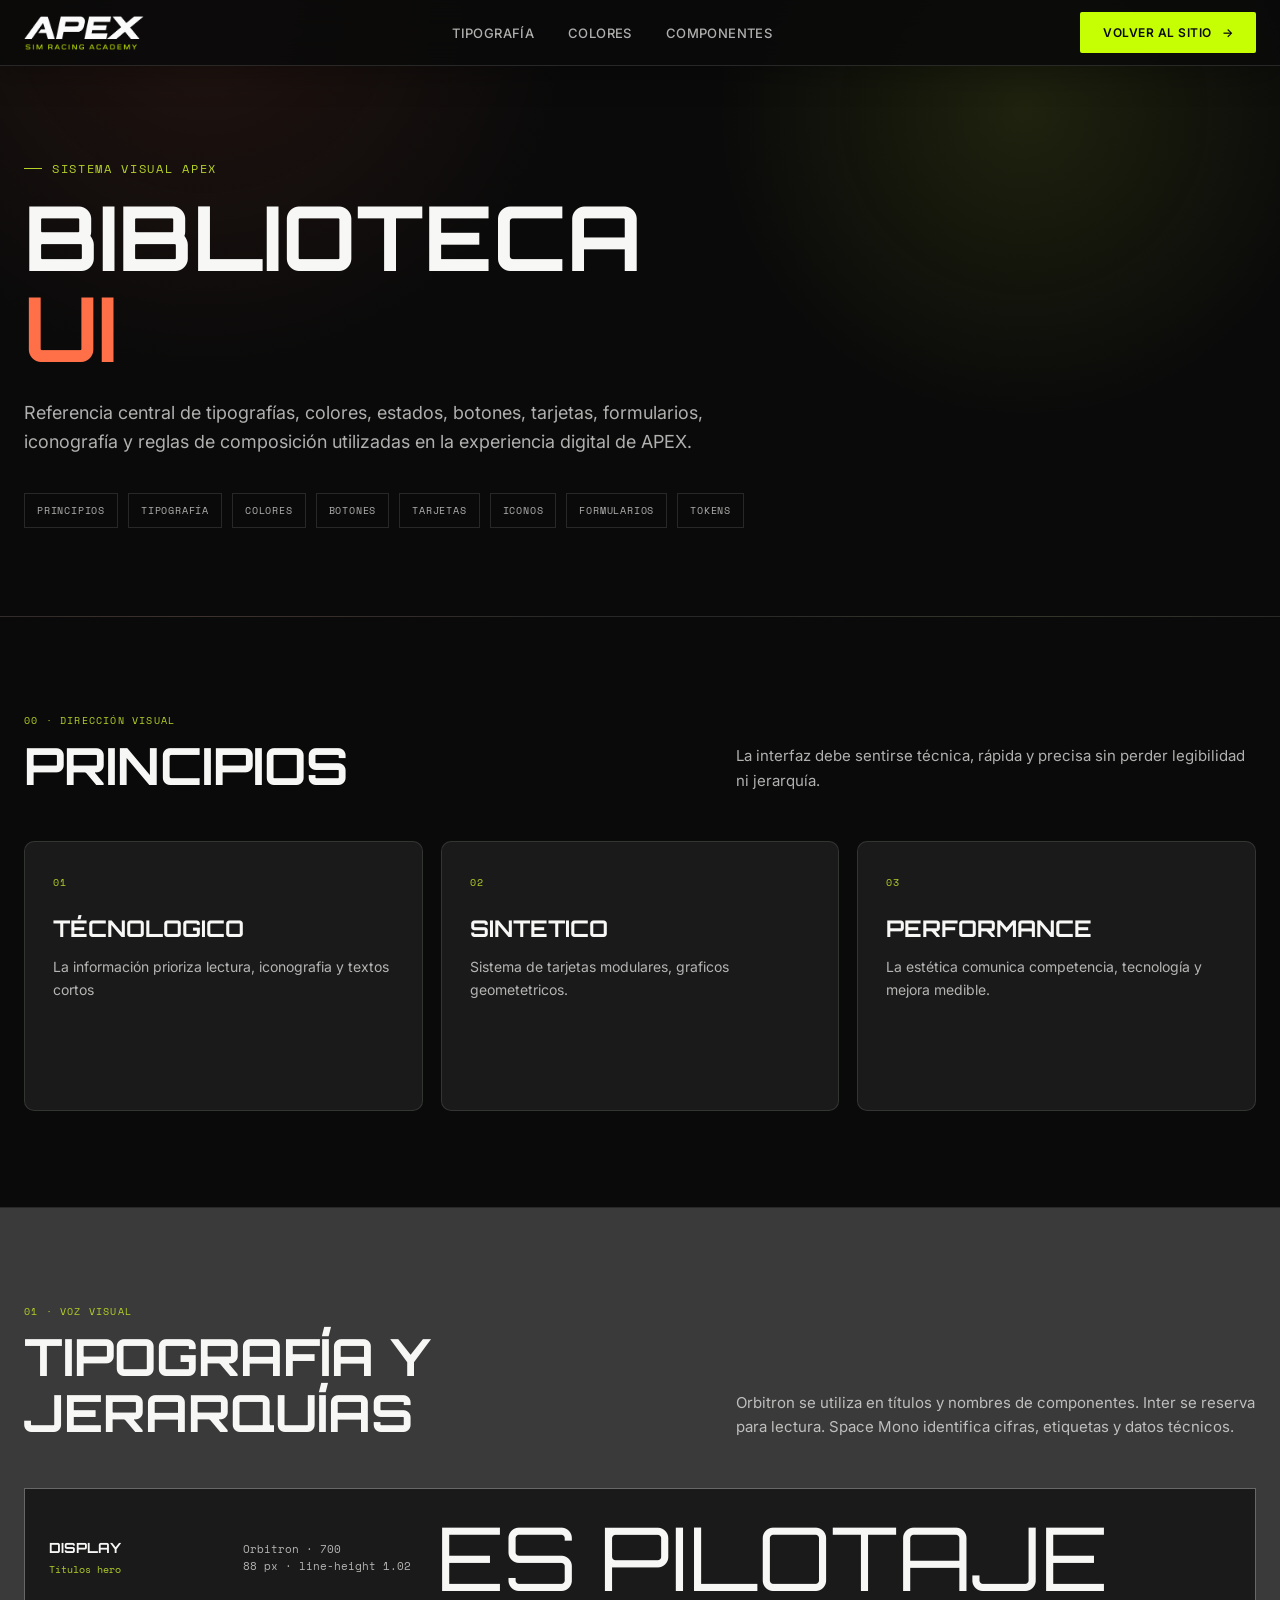
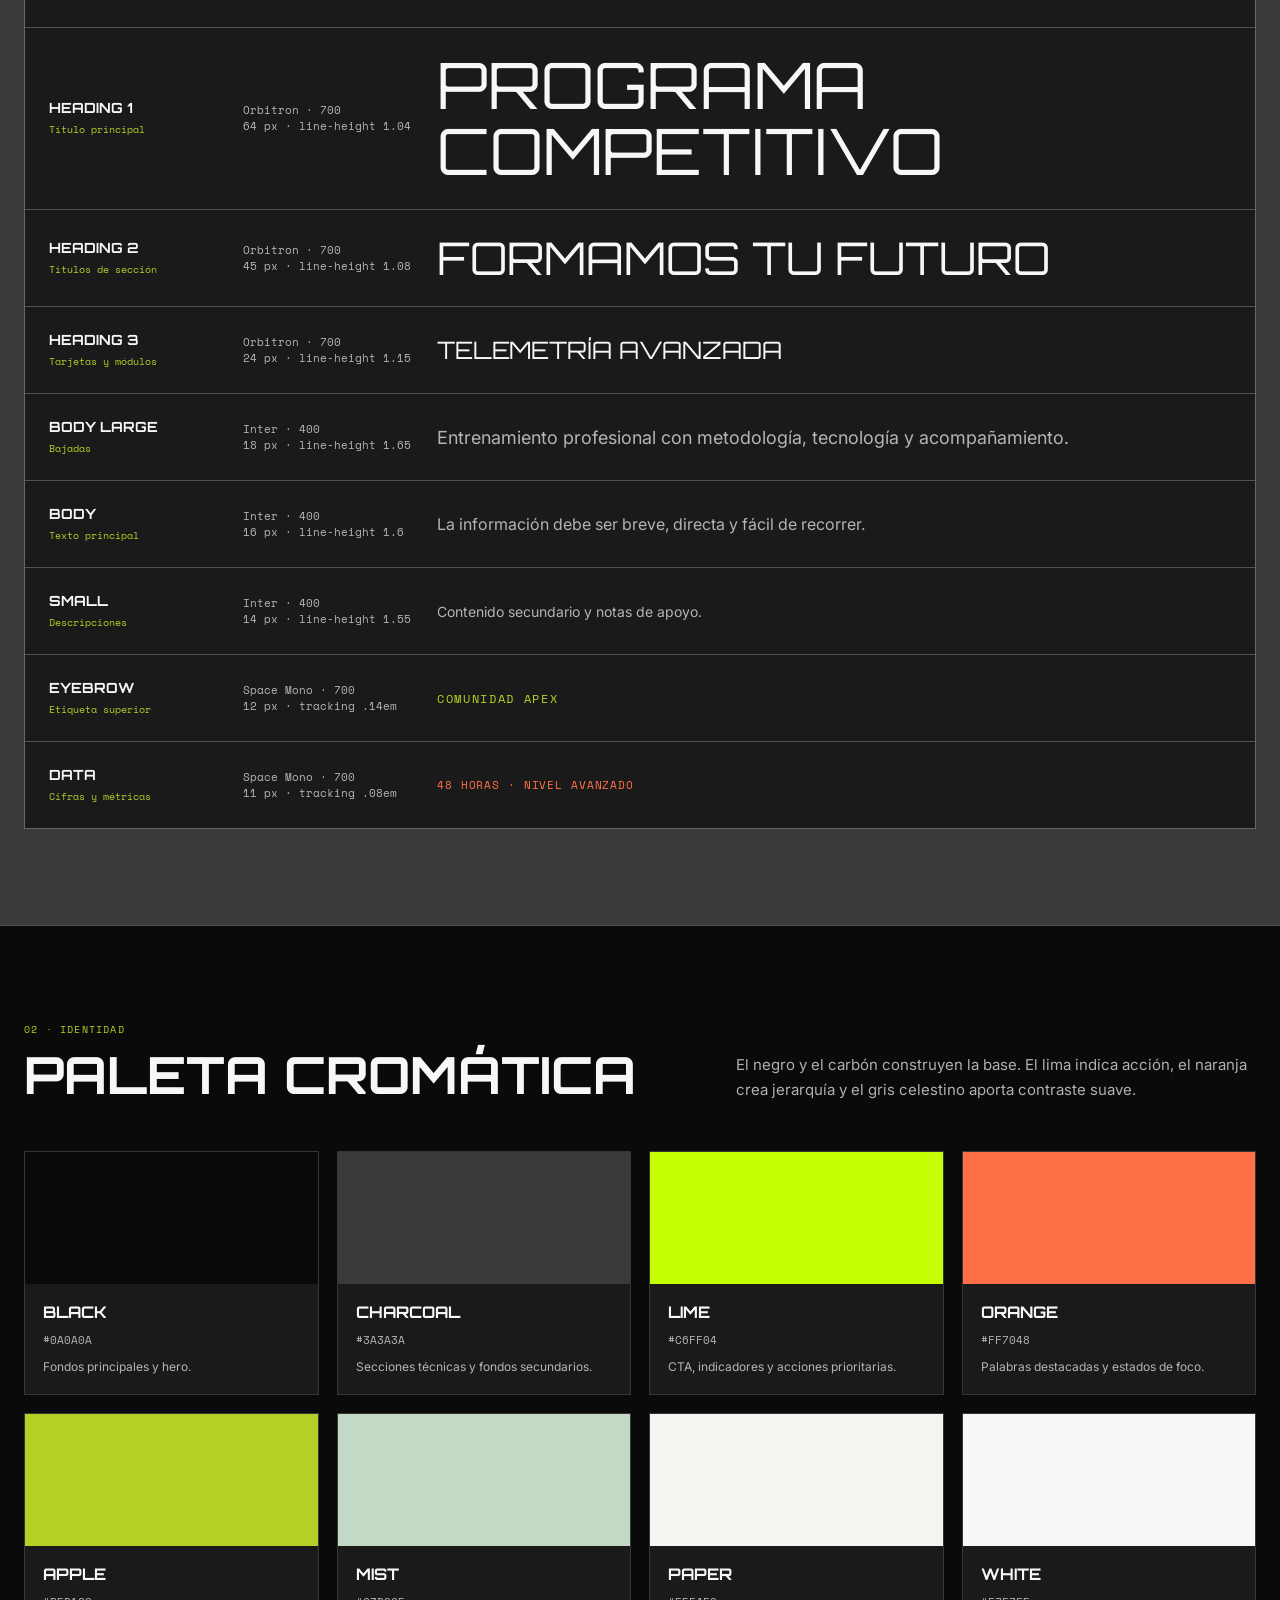
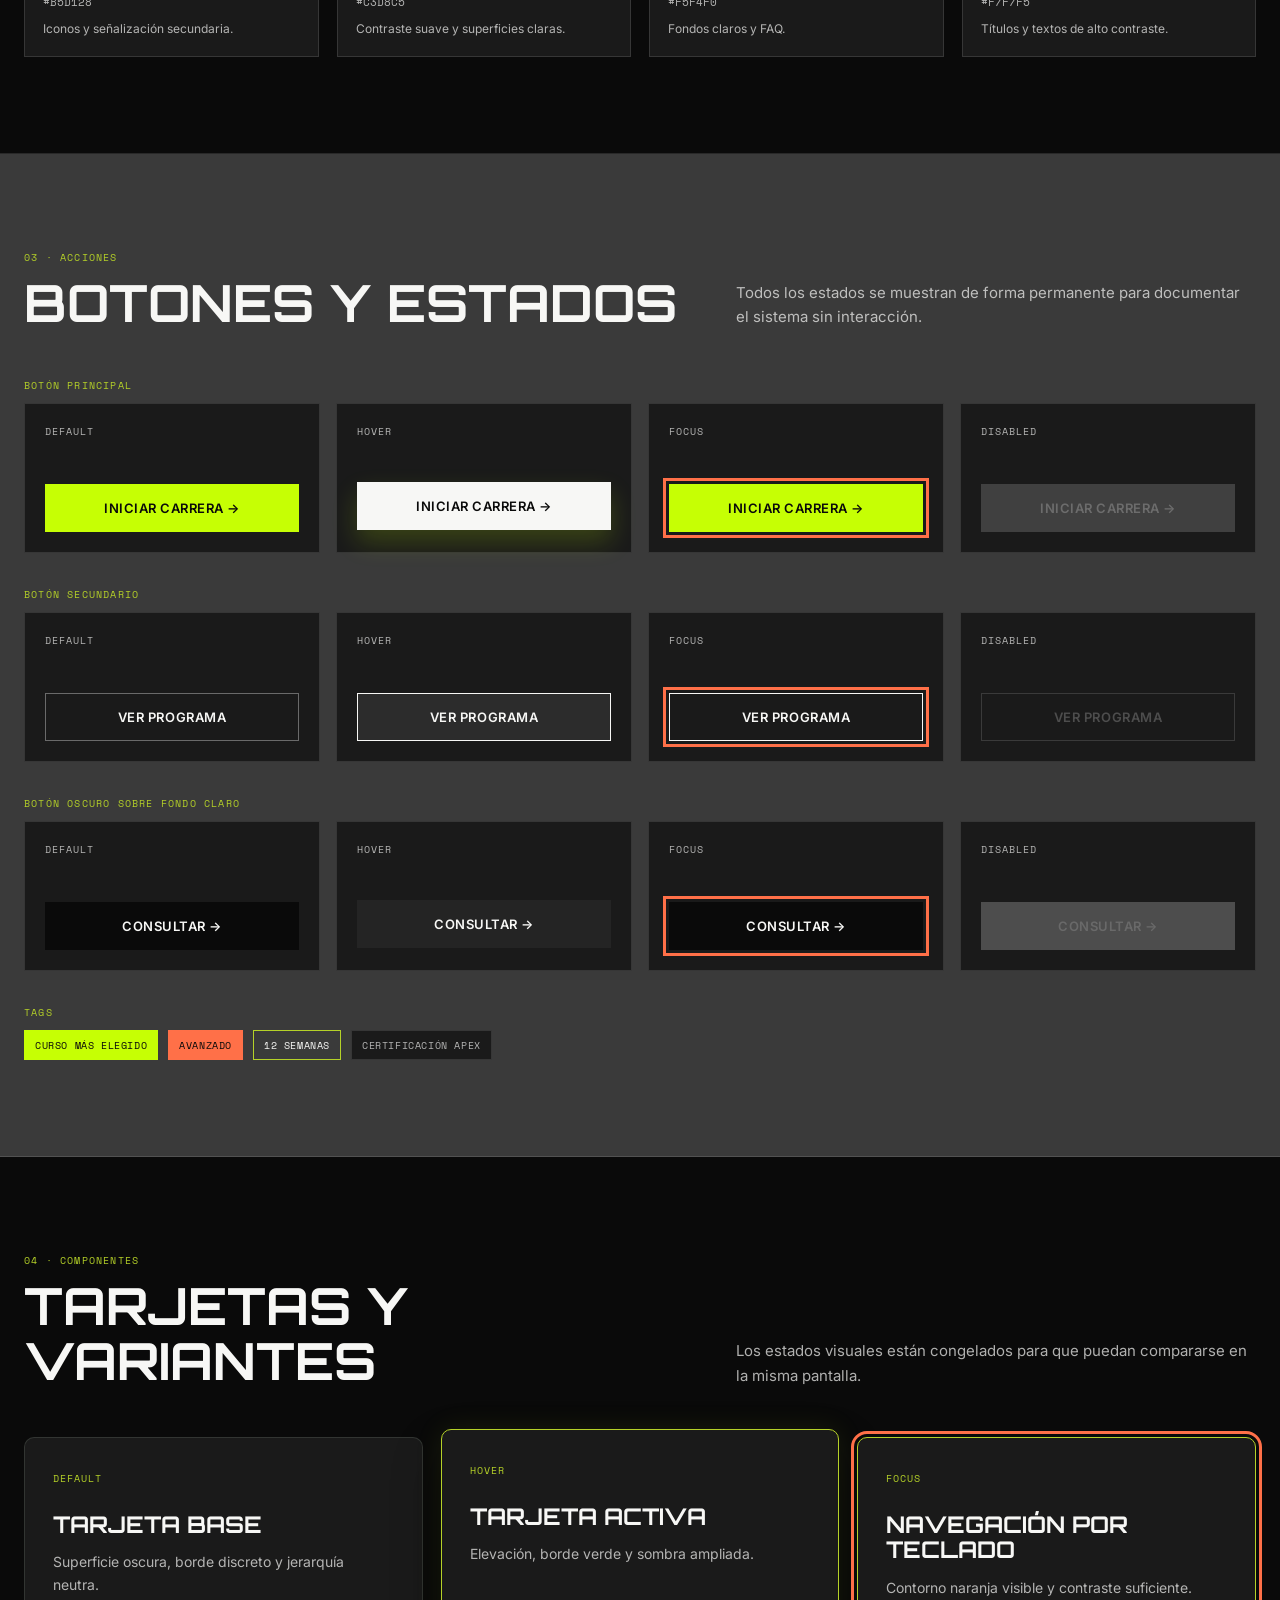
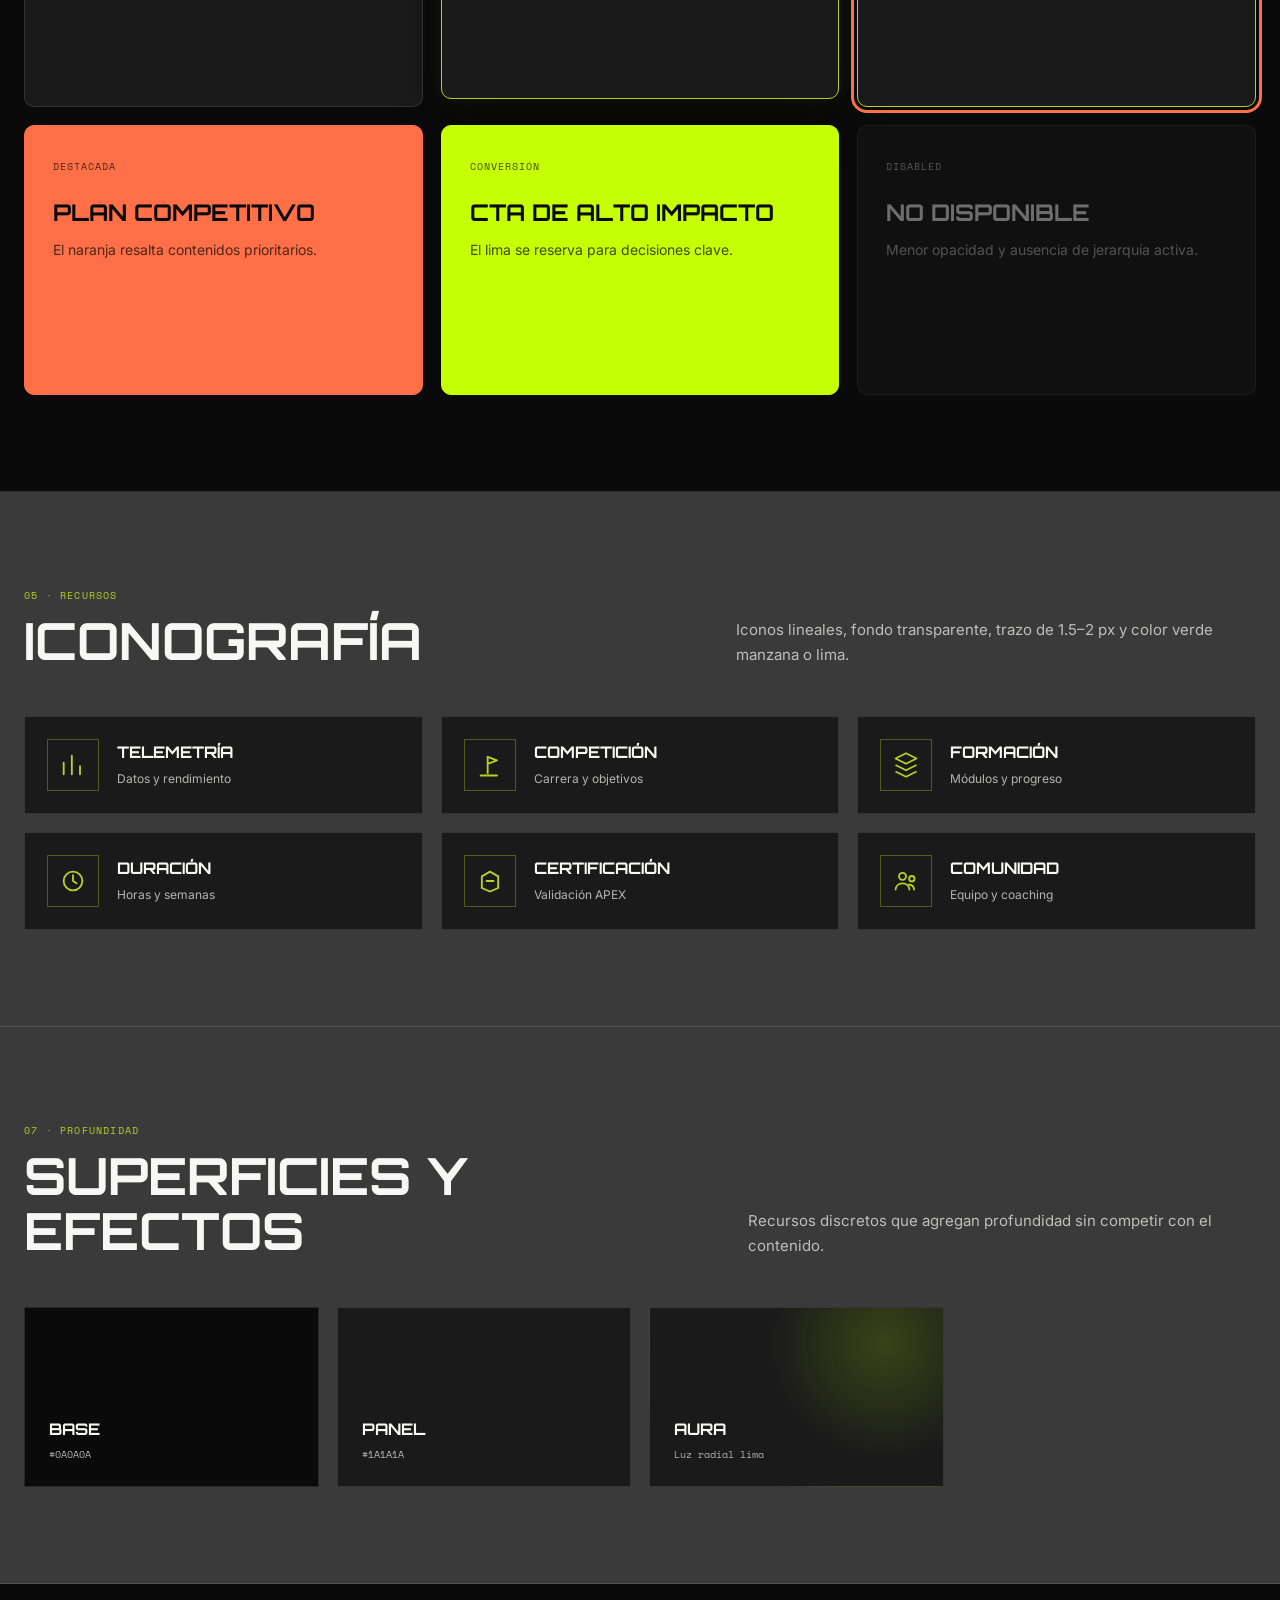
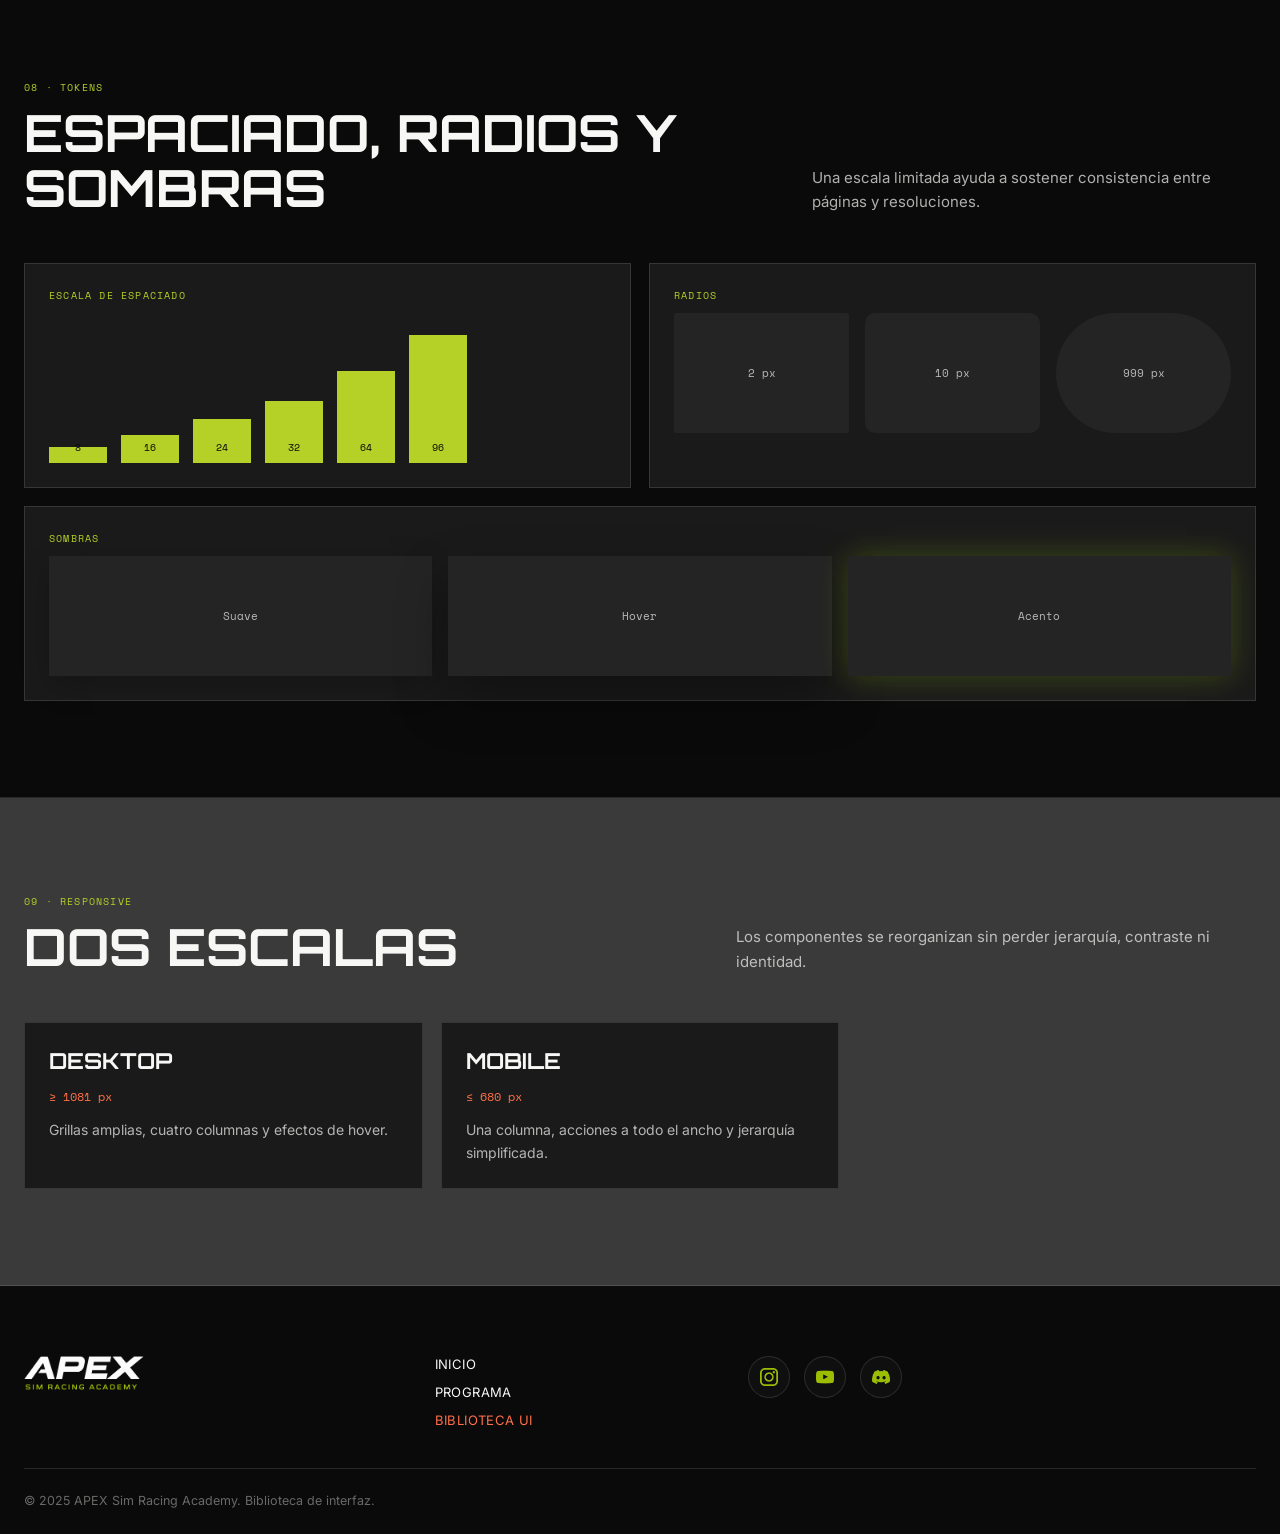
<file: biblioteca_ui.html>
<!DOCTYPE html>
<html lang="es">
<head>
  <meta charset="UTF-8" />
  <meta name="viewport" content="width=device-width, initial-scale=1.0" />
  <title>APEX — Biblioteca UI</title>
  <meta name="description" content="Biblioteca visual y sistema de componentes de APEX Sim Racing Academy." />

  <link rel="preconnect" href="https://fonts.googleapis.com">
  <link rel="preconnect" href="https://fonts.gstatic.com" crossorigin>
  <link href="https://fonts.googleapis.com/css2?family=Inter:wght@400;500;600;700&family=Orbitron:wght@400..900&family=Space+Mono:wght@400;700&display=swap" rel="stylesheet">

  <!-- Usa exactamente el mismo CSS general de la web -->
  <link rel="stylesheet" href="css/style.css" />
   <!-- fevicon -->
      <link rel="icon" href="images/fevicom.png" type="image/gif" />


  <!-- Estilos exclusivos de esta biblioteca -->
  <style>
    .ui-page{
      --ui-orange:#ff7048;
      --ui-apple:#b5d128;
      --ui-mist:#c3d8c5;
      --ui-charcoal:#3a3a3a;
      --ui-panel:#1a1a1a;
      --ui-panel-2:#242424;
      min-height:100vh;
      background:var(--black);
      color:var(--white);
    }

    .ui-hero{
      padding:160px 0 88px;
      border-bottom:1px solid var(--line);
      background:
        radial-gradient(circle at 80% 18%,rgba(181,209,40,.12),transparent 27%),
        radial-gradient(circle at 16% 0%,rgba(255,112,72,.10),transparent 30%),
        var(--black);
    }

    .ui-hero__title{
      max-width:940px;
      margin:0;
      font-family:var(--font-display);
      font-size:clamp(52px,7vw,92px);
      line-height:1.02;
      text-transform:uppercase;
    }
    .ui-hero__title span{color:var(--ui-orange)}

    .ui-hero__intro{
      max-width:720px;
      margin:24px 0 0;
      font-size:18px;
      line-height:1.65;
      color:var(--white-soft);
    }

    .ui-index{
      display:flex;
      flex-wrap:wrap;
      gap:10px;
      margin-top:36px;
    }

    .ui-index a{
      padding:9px 12px;
      border:1px solid var(--line);
      font-family:var(--font-mono);
      font-size:10px;
      letter-spacing:.08em;
      text-transform:uppercase;
      color:var(--white-soft);
      transition:.25s ease;
    }
    .ui-index a:hover{border-color:var(--lime);color:var(--lime)}

    .ui-section{
      padding:96px 0;
      border-bottom:1px solid var(--line);
      background:var(--black);
    }
    .ui-section--charcoal{background:var(--ui-charcoal)}
    .ui-section--light{background:var(--paper);color:var(--ink)}

    .ui-section__head{
      display:flex;
      justify-content:space-between;
      align-items:flex-end;
      gap:32px;
      margin-bottom:48px;
    }

    .ui-section__title{
      margin:0;
      font-family:var(--font-display);
      font-size:clamp(34px,4vw,54px);
      line-height:1.08;
      text-transform:uppercase;
    }

    .ui-section__note{
      max-width:520px;
      margin:0;
      font-size:15px;
      line-height:1.65;
      color:var(--white-soft);
    }
    .ui-section--light .ui-section__note{color:var(--ink-soft)}

    .ui-label{
      display:block;
      margin-bottom:10px;
      font-family:var(--font-mono);
      font-size:10px;
      letter-spacing:.12em;
      text-transform:uppercase;
      color:var(--ui-apple);
    }

    .ui-grid{display:grid;gap:18px}
    .ui-grid--2{grid-template-columns:repeat(2,minmax(0,1fr))}
    .ui-grid--3{grid-template-columns:repeat(3,minmax(0,1fr))}
    .ui-grid--4{grid-template-columns:repeat(4,minmax(0,1fr))}

    /* TIPOGRAFÍA */
    .ui-type-table{
      display:grid;
      gap:1px;
      background:var(--line);
      border:1px solid var(--line);
    }

    .ui-type-row{
      display:grid;
      grid-template-columns:170px 170px 1fr;
      gap:24px;
      align-items:center;
      padding:24px;
      background:var(--ui-panel);
    }

    .ui-type-meta strong,
    .ui-type-meta span{
      display:block;
    }

    .ui-type-meta strong{
      font-family:var(--font-display);
      font-size:14px;
      text-transform:uppercase;
      color:var(--white);
    }

    .ui-type-meta span{
      margin-top:6px;
      font-family:var(--font-mono);
      font-size:10px;
      color:var(--ui-apple);
    }

    .ui-type-spec{
      font-family:var(--font-mono);
      font-size:11px;
      line-height:1.5;
      color:var(--white-soft);
    }

    .ui-sample-display{font-family:var(--font-display);font-size:88px;line-height:1.02;text-transform:uppercase}
    .ui-sample-h1{font-family:var(--font-display);font-size:64px;line-height:1.04;text-transform:uppercase}
    .ui-sample-h2{font-family:var(--font-display);font-size:45px;line-height:1.08;text-transform:uppercase}
    .ui-sample-h3{font-family:var(--font-display);font-size:24px;line-height:1.15;text-transform:uppercase}
    .ui-sample-body-lg{font-family:var(--font-body);font-size:18px;line-height:1.65;color:var(--white-soft)}
    .ui-sample-body{font-family:var(--font-body);font-size:16px;line-height:1.6;color:var(--white-soft)}
    .ui-sample-small{font-family:var(--font-body);font-size:14px;line-height:1.55;color:var(--white-soft)}
    .ui-sample-eyebrow{font-family:var(--font-mono);font-size:12px;letter-spacing:.14em;text-transform:uppercase;color:var(--ui-apple)}
    .ui-sample-data{font-family:var(--font-mono);font-size:11px;letter-spacing:.08em;text-transform:uppercase;color:var(--ui-orange)}

    /* COLORES */
    .ui-color{
      overflow:hidden;
      border:1px solid rgba(255,255,255,.12);
      background:var(--ui-panel);
    }
    .ui-color__swatch{height:132px}
    .ui-color__info{padding:18px}
    .ui-color__info strong{display:block;font-family:var(--font-display);text-transform:uppercase;margin-bottom:6px}
    .ui-color__info code{font-family:var(--font-mono);font-size:11px;color:var(--white-soft)}
    .ui-color__info p{margin:10px 0 0;font-size:12px;line-height:1.5;color:var(--white-soft)}

    /* BOTONES */
    .ui-state-group{
      display:grid;
      grid-template-columns:repeat(4,minmax(0,1fr));
      gap:16px;
      margin-bottom:34px;
    }

    .ui-state{
      min-height:150px;
      padding:20px;
      border:1px solid var(--line);
      background:var(--ui-panel);
      display:flex;
      flex-direction:column;
      justify-content:space-between;
      gap:20px;
    }

    .ui-state__name{
      font-family:var(--font-mono);
      font-size:10px;
      letter-spacing:.1em;
      text-transform:uppercase;
      color:var(--white-soft);
    }

    .ui-btn-demo{
      display:inline-flex;
      align-items:center;
      justify-content:center;
      gap:10px;
      min-height:48px;
      padding:14px 24px;
      border:1px solid transparent;
      font-family:var(--font-body);
      font-size:13px;
      font-weight:600;
      letter-spacing:.04em;
      text-transform:uppercase;
      white-space:nowrap;
    }

    .ui-btn-primary{background:var(--lime);color:var(--black)}
    .ui-btn-primary-hover{background:var(--white);color:var(--black);transform:translateY(-2px);box-shadow:0 12px 26px rgba(198,255,4,.18)}
    .ui-btn-primary-focus{background:var(--lime);color:var(--black);outline:3px solid var(--ui-orange);outline-offset:3px}
    .ui-btn-primary-disabled{background:#555;color:#999;cursor:not-allowed;opacity:.65}

    .ui-btn-ghost{background:transparent;color:var(--white);border-color:rgba(255,255,255,.35)}
    .ui-btn-ghost-hover{background:rgba(255,255,255,.08);color:var(--white);border-color:var(--white)}
    .ui-btn-ghost-focus{background:transparent;color:var(--white);border-color:var(--white);outline:3px solid var(--ui-orange);outline-offset:3px}
    .ui-btn-ghost-disabled{background:transparent;color:#777;border-color:#555;opacity:.55;cursor:not-allowed}

    .ui-btn-dark{background:var(--black);color:var(--white);border-color:var(--black)}
    .ui-btn-dark-hover{background:var(--ui-panel-2);color:var(--white);transform:translateY(-2px)}
    .ui-btn-dark-focus{background:var(--black);color:var(--white);outline:3px solid var(--ui-orange);outline-offset:3px}
    .ui-btn-dark-disabled{background:#777;color:#aaa;opacity:.55;cursor:not-allowed}

    /* TAGS */
    .ui-tags{display:flex;flex-wrap:wrap;gap:10px}
    .ui-tag{
      display:inline-flex;
      align-items:center;
      min-height:30px;
      padding:6px 10px;
      border:1px solid var(--line);
      font-family:var(--font-mono);
      font-size:10px;
      letter-spacing:.06em;
      text-transform:uppercase;
    }
    .ui-tag--lime{background:var(--lime);border-color:var(--lime);color:var(--black)}
    .ui-tag--orange{background:var(--ui-orange);border-color:var(--ui-orange);color:var(--black)}
    .ui-tag--outline{color:var(--white);border-color:var(--ui-apple)}
    .ui-tag--muted{color:var(--white-soft);background:var(--ui-panel)}

    /* TARJETAS */
    .ui-card-state{
      position:relative;
      min-height:270px;
      padding:28px;
      border:1px solid rgba(195,216,197,.14);
      border-radius:10px;
      background:var(--ui-panel);
      overflow:hidden;
    }

    .ui-card-state__label{
      display:inline-block;
      margin-bottom:26px;
      font-family:var(--font-mono);
      font-size:10px;
      letter-spacing:.1em;
      text-transform:uppercase;
      color:var(--ui-apple);
    }

    .ui-card-state h3{
      margin:0 0 14px;
      font-family:var(--font-display);
      font-size:23px;
      line-height:1.12;
      text-transform:uppercase;
    }

    .ui-card-state p{
      margin:0;
      font-size:14px;
      line-height:1.6;
      color:var(--white-soft);
    }

    .ui-card-default{border-color:rgba(195,216,197,.14)}
    .ui-card-hover{transform:translateY(-8px);border-color:var(--ui-apple);box-shadow:0 24px 50px rgba(0,0,0,.32),0 0 28px rgba(181,209,40,.10)}
    .ui-card-focus{border-color:var(--ui-apple);outline:3px solid var(--ui-orange);outline-offset:3px}
    .ui-card-featured{background:var(--ui-orange);border-color:var(--ui-orange);color:var(--black)}
    .ui-card-featured p,.ui-card-featured .ui-card-state__label{color:rgba(10,10,10,.72)}
    .ui-card-disabled{opacity:.42;filter:grayscale(1)}
    .ui-card-lime{background:var(--lime);border-color:var(--lime);color:var(--black)}
    .ui-card-lime p,.ui-card-lime .ui-card-state__label{color:rgba(10,10,10,.72)}

    /* ICONOS */
    .ui-icon-card{display:flex;align-items:center;gap:18px;padding:22px;border:1px solid var(--line);background:var(--ui-panel)}
    .ui-icon{width:52px;height:52px;display:grid;place-items:center;flex:0 0 52px;border:1px solid rgba(181,209,40,.35);color:var(--ui-apple)}
    .ui-icon svg{width:28px;height:28px}
    .ui-icon-card strong{display:block;font-family:var(--font-display);text-transform:uppercase;margin-bottom:5px}
    .ui-icon-card span{font-size:12px;color:var(--white-soft)}

    /* FORMULARIOS */
    .ui-form{display:grid;grid-template-columns:repeat(2,minmax(0,1fr));gap:18px}
    .ui-field{display:flex;flex-direction:column;gap:8px}
    .ui-field--wide{grid-column:1/-1}
    .ui-field label{font-family:var(--font-mono);font-size:10px;letter-spacing:.08em;text-transform:uppercase;color:var(--ui-apple)}
    .ui-input,.ui-select,.ui-textarea{
      width:100%;
      border:1px solid var(--line);
      background:var(--ui-panel);
      color:var(--white);
      padding:14px 16px;
      font:500 14px var(--font-body);
      outline:none;
    }
    .ui-input--focus,.ui-select--focus,.ui-textarea--focus{border-color:var(--ui-orange);box-shadow:0 0 0 3px rgba(255,112,72,.14)}
    .ui-input--disabled{opacity:.5;cursor:not-allowed}
    .ui-textarea{min-height:120px;resize:vertical}

    /* SUPERFICIES */
    .ui-surface{
      min-height:180px;
      padding:24px;
      border:1px solid var(--line);
      display:flex;
      flex-direction:column;
      justify-content:flex-end;
    }
    .ui-surface strong{font-family:var(--font-display);text-transform:uppercase}
    .ui-surface span{margin-top:8px;font-family:var(--font-mono);font-size:10px;color:var(--white-soft)}
    .ui-surface--base{background:var(--black)}
    .ui-surface--panel{background:var(--ui-panel)}
    .ui-surface--aura{background:radial-gradient(circle at 80% 20%,rgba(198,255,4,.18),transparent 42%),var(--ui-panel)}
    .ui-surface--grid{background-color:var(--ui-panel);background-image:linear-gradient(rgba(255,255,255,.04) 1px,transparent 1px),linear-gradient(90deg,rgba(255,255,255,.04) 1px,transparent 1px);background-size:24px 24px}

    /* TOKENS */
    .ui-token-box{padding:24px;border:1px solid var(--line);background:var(--ui-panel)}
    .ui-spacing{display:flex;align-items:flex-end;gap:14px;min-height:150px}
    .ui-spacing__item{min-width:58px;background:var(--ui-apple);color:var(--black);display:flex;align-items:flex-end;justify-content:center;padding:8px;font-family:var(--font-mono);font-size:10px}

    .ui-radius-row,.ui-shadow-row{display:grid;grid-template-columns:repeat(3,minmax(0,1fr));gap:16px}
    .ui-radius,.ui-shadow{height:120px;background:var(--ui-panel-2);display:grid;place-items:center;font-family:var(--font-mono);font-size:11px;color:var(--white-soft)}
    .ui-radius--sm{border-radius:2px}.ui-radius--md{border-radius:10px}.ui-radius--pill{border-radius:999px}
    .ui-shadow--soft{box-shadow:0 10px 28px rgba(0,0,0,.20)}
    .ui-shadow--hover{box-shadow:0 24px 50px rgba(0,0,0,.34)}
    .ui-shadow--accent{box-shadow:0 0 30px rgba(198,255,4,.20)}

    /* RESPONSIVE */
    .ui-device{
      padding:24px;
      border:1px solid var(--line);
      background:var(--ui-panel);
    }
    .ui-device strong{display:block;font-family:var(--font-display);font-size:22px;text-transform:uppercase}
    .ui-device code{display:block;margin:14px 0;font-family:var(--font-mono);font-size:12px;color:var(--ui-orange)}
    .ui-device p{margin:0;font-size:14px;line-height:1.6;color:var(--white-soft)}

    .ui-footer-link{color:var(--ui-orange)!important}

    @media(max-width:1000px){
      .ui-grid--4,.ui-grid--3{grid-template-columns:repeat(2,minmax(0,1fr))}
      .ui-state-group{grid-template-columns:repeat(2,minmax(0,1fr))}
      .ui-type-row{grid-template-columns:150px 1fr}
      .ui-type-row > :last-child{grid-column:1/-1}
      .ui-section__head{align-items:flex-start;flex-direction:column}
    }

    @media(max-width:680px){
      .ui-hero{padding:130px 0 64px}
      .ui-section{padding:72px 0}
      .ui-grid--4,.ui-grid--3,.ui-grid--2,.ui-state-group,.ui-form{grid-template-columns:1fr}
      .ui-type-row{grid-template-columns:1fr}
      .ui-type-row > :last-child{grid-column:auto}
      .ui-sample-display{font-size:54px}.ui-sample-h1{font-size:44px}.ui-sample-h2{font-size:34px}
      .ui-radius-row,.ui-shadow-row{grid-template-columns:1fr}
      .nav{display:none}
    }
  </style>
</head>

<body class="ui-page">
  
  <header class="navbar is-scrolled">
    <div class="container navbar__inner">
        <a href="index.html" class="logo">
         <img src="images/logo_apex.png" alt="APEX Sim Racing Academy">
        </a>
    

      <nav class="nav">
        <a href="#tipografia" class="nav__link">Tipografía</a>
        <a href="#colores" class="nav__link">Colores</a>
        <a href="#acciones" class="nav__link">Componentes</a>
      </nav>

      <a href="index.html" class="btn btn--lime btn--nav">Volver al sitio <span class="arrow">→</span></a>
    </div>
  </header>

  <main>
    <section class="ui-hero">
      <div class="container">
        <p class="eyebrow eyebrow--light">Sistema visual APEX</p>
        <h1 class="ui-hero__title">Biblioteca<br><span>UI</span></h1>
        <p class="ui-hero__intro">Referencia central de tipografías, colores, estados, botones, tarjetas, formularios, iconografía y reglas de composición utilizadas en la experiencia digital de APEX.</p>

        <nav class="ui-index" aria-label="Índice de biblioteca">
          <a href="#principios">Principios</a>
          <a href="#tipografia">Tipografía</a>
          <a href="#colores">Colores</a>
          <a href="#acciones">Botones</a>
          <a href="#tarjetas">Tarjetas</a>
          <a href="#iconos">Iconos</a>
          <a href="#formularios">Formularios</a>
          <a href="#tokens">Tokens</a>
        </nav>
      </div>
    </section>

    <section class="ui-section" id="principios">
      <div class="container">
        <div class="ui-section__head">
          <div><span class="ui-label">00 · Dirección visual</span><h2 class="ui-section__title">Principios</h2></div>
          <p class="ui-section__note">La interfaz debe sentirse técnica, rápida y precisa sin perder legibilidad ni jerarquía.</p>
        </div>

        <div class="ui-grid ui-grid--3">
          <article class="ui-card-state ui-card-default"><span class="ui-card-state__label">01</span><h3>Técnologico</h3><p>La información prioriza lectura, iconografia y textos cortos</p></article>
          <article class="ui-card-state ui-card-default"><span class="ui-card-state__label">02</span><h3>Sintetico</h3><p>Sistema de tarjetas modulares, graficos geometetricos.</p></article>
          <article class="ui-card-state ui-card-default"><span class="ui-card-state__label">03</span><h3>Performance</h3><p>La estética comunica competencia, tecnología y mejora medible.</p></article>
        </div>
      </div>
    </section>

    <section class="ui-section ui-section--charcoal" id="tipografia">
      <div class="container">
        <div class="ui-section__head">
          <div><span class="ui-label">01 · Voz visual</span><h2 class="ui-section__title">Tipografía y jerarquías</h2></div>
          <p class="ui-section__note">Orbitron se utiliza en títulos y nombres de componentes. Inter se reserva para lectura. Space Mono identifica cifras, etiquetas y datos técnicos.</p>
        </div>

        <div class="ui-type-table">
          <article class="ui-type-row"><div class="ui-type-meta"><strong>Display</strong><span>Títulos hero</span></div><div class="ui-type-spec">Orbitron · 700<br>88 px · line-height 1.02</div><div class="ui-sample-display">Es pilotaje</div></article>
          <article class="ui-type-row"><div class="ui-type-meta"><strong>Heading 1</strong><span>Título principal</span></div><div class="ui-type-spec">Orbitron · 700<br>64 px · line-height 1.04</div><div class="ui-sample-h1">Programa competitivo</div></article>
          <article class="ui-type-row"><div class="ui-type-meta"><strong>Heading 2</strong><span>Títulos de sección</span></div><div class="ui-type-spec">Orbitron · 700<br>45 px · line-height 1.08</div><div class="ui-sample-h2">Formamos tu futuro</div></article>
          <article class="ui-type-row"><div class="ui-type-meta"><strong>Heading 3</strong><span>Tarjetas y módulos</span></div><div class="ui-type-spec">Orbitron · 700<br>24 px · line-height 1.15</div><div class="ui-sample-h3">Telemetría avanzada</div></article>
          <article class="ui-type-row"><div class="ui-type-meta"><strong>Body Large</strong><span>Bajadas</span></div><div class="ui-type-spec">Inter · 400<br>18 px · line-height 1.65</div><div class="ui-sample-body-lg">Entrenamiento profesional con metodología, tecnología y acompañamiento.</div></article>
          <article class="ui-type-row"><div class="ui-type-meta"><strong>Body</strong><span>Texto principal</span></div><div class="ui-type-spec">Inter · 400<br>16 px · line-height 1.6</div><div class="ui-sample-body">La información debe ser breve, directa y fácil de recorrer.</div></article>
          <article class="ui-type-row"><div class="ui-type-meta"><strong>Small</strong><span>Descripciones</span></div><div class="ui-type-spec">Inter · 400<br>14 px · line-height 1.55</div><div class="ui-sample-small">Contenido secundario y notas de apoyo.</div></article>
          <article class="ui-type-row"><div class="ui-type-meta"><strong>Eyebrow</strong><span>Etiqueta superior</span></div><div class="ui-type-spec">Space Mono · 700<br>12 px · tracking .14em</div><div class="ui-sample-eyebrow">Comunidad APEX</div></article>
          <article class="ui-type-row"><div class="ui-type-meta"><strong>Data</strong><span>Cifras y métricas</span></div><div class="ui-type-spec">Space Mono · 700<br>11 px · tracking .08em</div><div class="ui-sample-data">48 horas · Nivel avanzado</div></article>
        </div>
      </div>
    </section>

    <section class="ui-section" id="colores">
      <div class="container">
        <div class="ui-section__head">
          <div><span class="ui-label">02 · Identidad</span><h2 class="ui-section__title">Paleta cromática</h2></div>
          <p class="ui-section__note">El negro y el carbón construyen la base. El lima indica acción, el naranja crea jerarquía y el gris celestino aporta contraste suave.</p>
        </div>

        <div class="ui-grid ui-grid--4">
          <article class="ui-color"><div class="ui-color__swatch" style="background:#0a0a0a"></div><div class="ui-color__info"><strong>Black</strong><code>#0A0A0A</code><p>Fondos principales y hero.</p></div></article>
          <article class="ui-color"><div class="ui-color__swatch" style="background:#3a3a3a"></div><div class="ui-color__info"><strong>Charcoal</strong><code>#3A3A3A</code><p>Secciones técnicas y fondos secundarios.</p></div></article>
          <article class="ui-color"><div class="ui-color__swatch" style="background:#c6ff04"></div><div class="ui-color__info"><strong>Lime</strong><code>#C6FF04</code><p>CTA, indicadores y acciones prioritarias.</p></div></article>
          <article class="ui-color"><div class="ui-color__swatch" style="background:#ff7048"></div><div class="ui-color__info"><strong>Orange</strong><code>#FF7048</code><p>Palabras destacadas y estados de foco.</p></div></article>
          <article class="ui-color"><div class="ui-color__swatch" style="background:#b5d128"></div><div class="ui-color__info"><strong>Apple</strong><code>#B5D128</code><p>Iconos y señalización secundaria.</p></div></article>
          <article class="ui-color"><div class="ui-color__swatch" style="background:#c3d8c5"></div><div class="ui-color__info"><strong>Mist</strong><code>#C3D8C5</code><p>Contraste suave y superficies claras.</p></div></article>
          <article class="ui-color"><div class="ui-color__swatch" style="background:#f5f4f0"></div><div class="ui-color__info"><strong>Paper</strong><code>#F5F4F0</code><p>Fondos claros y FAQ.</p></div></article>
          <article class="ui-color"><div class="ui-color__swatch" style="background:#f7f7f5"></div><div class="ui-color__info"><strong>White</strong><code>#F7F7F5</code><p>Títulos y textos de alto contraste.</p></div></article>
        </div>
      </div>
    </section>

    <section class="ui-section ui-section--charcoal" id="acciones">
      <div class="container">
        <div class="ui-section__head">
          <div><span class="ui-label">03 · Acciones</span><h2 class="ui-section__title">Botones y estados</h2></div>
          <p class="ui-section__note">Todos los estados se muestran de forma permanente para documentar el sistema sin interacción.</p>
        </div>

        <span class="ui-label">Botón principal</span>
        <div class="ui-state-group">
          <article class="ui-state"><span class="ui-state__name">Default</span><span class="ui-btn-demo ui-btn-primary">Iniciar carrera →</span></article>
          <article class="ui-state"><span class="ui-state__name">Hover</span><span class="ui-btn-demo ui-btn-primary-hover">Iniciar carrera →</span></article>
          <article class="ui-state"><span class="ui-state__name">Focus</span><span class="ui-btn-demo ui-btn-primary-focus">Iniciar carrera →</span></article>
          <article class="ui-state"><span class="ui-state__name">Disabled</span><span class="ui-btn-demo ui-btn-primary-disabled">Iniciar carrera →</span></article>
        </div>

        <span class="ui-label">Botón secundario</span>
        <div class="ui-state-group">
          <article class="ui-state"><span class="ui-state__name">Default</span><span class="ui-btn-demo ui-btn-ghost">Ver programa</span></article>
          <article class="ui-state"><span class="ui-state__name">Hover</span><span class="ui-btn-demo ui-btn-ghost-hover">Ver programa</span></article>
          <article class="ui-state"><span class="ui-state__name">Focus</span><span class="ui-btn-demo ui-btn-ghost-focus">Ver programa</span></article>
          <article class="ui-state"><span class="ui-state__name">Disabled</span><span class="ui-btn-demo ui-btn-ghost-disabled">Ver programa</span></article>
        </div>

        <span class="ui-label">Botón oscuro sobre fondo claro</span>
        <div class="ui-state-group">
          <article class="ui-state"><span class="ui-state__name">Default</span><span class="ui-btn-demo ui-btn-dark">Consultar →</span></article>
          <article class="ui-state"><span class="ui-state__name">Hover</span><span class="ui-btn-demo ui-btn-dark-hover">Consultar →</span></article>
          <article class="ui-state"><span class="ui-state__name">Focus</span><span class="ui-btn-demo ui-btn-dark-focus">Consultar →</span></article>
          <article class="ui-state"><span class="ui-state__name">Disabled</span><span class="ui-btn-demo ui-btn-dark-disabled">Consultar →</span></article>
        </div>

        <span class="ui-label">Tags</span>
        <div class="ui-tags">
          <span class="ui-tag ui-tag--lime">Curso más elegido</span>
          <span class="ui-tag ui-tag--orange">Avanzado</span>
          <span class="ui-tag ui-tag--outline">12 semanas</span>
          <span class="ui-tag ui-tag--muted">Certificación APEX</span>
        </div>
      </div>
    </section>

    <section class="ui-section" id="tarjetas">
      <div class="container">
        <div class="ui-section__head">
          <div><span class="ui-label">04 · Componentes</span><h2 class="ui-section__title">Tarjetas y variantes</h2></div>
          <p class="ui-section__note">Los estados visuales están congelados para que puedan compararse en la misma pantalla.</p>
        </div>

        <div class="ui-grid ui-grid--3">
          <article class="ui-card-state ui-card-default"><span class="ui-card-state__label">Default</span><h3>Tarjeta base</h3><p>Superficie oscura, borde discreto y jerarquía neutra.</p></article>
          <article class="ui-card-state ui-card-hover"><span class="ui-card-state__label">Hover</span><h3>Tarjeta activa</h3><p>Elevación, borde verde y sombra ampliada.</p></article>
          <article class="ui-card-state ui-card-focus"><span class="ui-card-state__label">Focus</span><h3>Navegación por teclado</h3><p>Contorno naranja visible y contraste suficiente.</p></article>
          <article class="ui-card-state ui-card-featured"><span class="ui-card-state__label">Destacada</span><h3>Plan competitivo</h3><p>El naranja resalta contenidos prioritarios.</p></article>
          <article class="ui-card-state ui-card-lime"><span class="ui-card-state__label">Conversión</span><h3>CTA de alto impacto</h3><p>El lima se reserva para decisiones clave.</p></article>
          <article class="ui-card-state ui-card-disabled"><span class="ui-card-state__label">Disabled</span><h3>No disponible</h3><p>Menor opacidad y ausencia de jerarquía activa.</p></article>
        </div>
      </div>
    </section>

    <section class="ui-section ui-section--charcoal" id="iconos">
      <div class="container">
        <div class="ui-section__head">
          <div><span class="ui-label">05 · Recursos</span><h2 class="ui-section__title">Iconografía</h2></div>
          <p class="ui-section__note">Iconos lineales, fondo transparente, trazo de 1.5–2 px y color verde manzana o lima.</p>
        </div>

        <div class="ui-grid ui-grid--3">
          <article class="ui-icon-card"><div class="ui-icon"><svg viewBox="0 0 24 24" fill="none"><path d="M4 20V10M11 20V4M18 20v-7" stroke="currentColor" stroke-width="1.6" stroke-linecap="round"/></svg></div><div><strong>Telemetría</strong><span>Datos y rendimiento</span></div></article>
          <article class="ui-icon-card"><div class="ui-icon"><svg viewBox="0 0 24 24" fill="none"><path d="M10 5v14M10 5l8 3-8 3M4 21h14" stroke="currentColor" stroke-width="1.6" stroke-linejoin="round" stroke-linecap="round"/></svg></div><div><strong>Competición</strong><span>Carrera y objetivos</span></div></article>
          <article class="ui-icon-card"><div class="ui-icon"><svg viewBox="0 0 24 24" fill="none"><path d="M12 2l9 4.5L12 11 3 6.5 12 2zM3 12l9 4.5 9-4.5M3 17.5l9 4.5 9-4.5" stroke="currentColor" stroke-width="1.5" stroke-linejoin="round"/></svg></div><div><strong>Formación</strong><span>Módulos y progreso</span></div></article>
          <article class="ui-icon-card"><div class="ui-icon"><svg viewBox="0 0 24 24" fill="none"><circle cx="12" cy="12" r="8" stroke="currentColor" stroke-width="1.6"/><path d="M12 7v5l3 2" stroke="currentColor" stroke-width="1.6" stroke-linecap="round"/></svg></div><div><strong>Duración</strong><span>Horas y semanas</span></div></article>
          <article class="ui-icon-card"><div class="ui-icon"><svg viewBox="0 0 24 24" fill="none"><path d="M5 18V8l7-4 7 4v10l-7 3-7-3zM9 12h6" stroke="currentColor" stroke-width="1.6" stroke-linecap="round"/></svg></div><div><strong>Certificación</strong><span>Validación APEX</span></div></article>
          <article class="ui-icon-card"><div class="ui-icon"><svg viewBox="0 0 24 24" fill="none"><circle cx="9" cy="8" r="3" stroke="currentColor" stroke-width="1.6"/><circle cx="17" cy="10" r="2.3" stroke="currentColor" stroke-width="1.6"/><path d="M3 20c0-4 2.8-6 6-6s6 2 6 6M14 15c3 0 5 1.7 5 5" stroke="currentColor" stroke-width="1.6"/></svg></div><div><strong>Comunidad</strong><span>Equipo y coaching</span></div></article>
        </div>
      </div>
    </section>



    <section class="ui-section ui-section--charcoal">
      <div class="container">
        <div class="ui-section__head"><div><span class="ui-label">07 · Profundidad</span><h2 class="ui-section__title">Superficies y efectos</h2></div><p class="ui-section__note">Recursos discretos que agregan profundidad sin competir con el contenido.</p></div>
        <div class="ui-grid ui-grid--4">
          <article class="ui-surface ui-surface--base"><strong>Base</strong><span>#0A0A0A</span></article>
          <article class="ui-surface ui-surface--panel"><strong>Panel</strong><span>#1A1A1A</span></article>
          <article class="ui-surface ui-surface--aura"><strong>Aura</strong><span>Luz radial lima</span></article>
          
        </div>
      </div>
    </section>

    <section class="ui-section" id="tokens">
      <div class="container">
        <div class="ui-section__head"><div><span class="ui-label">08 · Tokens</span><h2 class="ui-section__title">Espaciado, radios y sombras</h2></div><p class="ui-section__note">Una escala limitada ayuda a sostener consistencia entre páginas y resoluciones.</p></div>

        <div class="ui-grid ui-grid--2">
          <article class="ui-token-box"><span class="ui-label">Escala de espaciado</span><div class="ui-spacing"><div class="ui-spacing__item" style="height:16px">8</div><div class="ui-spacing__item" style="height:28px">16</div><div class="ui-spacing__item" style="height:44px">24</div><div class="ui-spacing__item" style="height:62px">32</div><div class="ui-spacing__item" style="height:92px">64</div><div class="ui-spacing__item" style="height:128px">96</div></div></article>
          <article class="ui-token-box"><span class="ui-label">Radios</span><div class="ui-radius-row"><div class="ui-radius ui-radius--sm">2 px</div><div class="ui-radius ui-radius--md">10 px</div><div class="ui-radius ui-radius--pill">999 px</div></div></article>
          <article class="ui-token-box ui-field--wide"><span class="ui-label">Sombras</span><div class="ui-shadow-row"><div class="ui-shadow ui-shadow--soft">Suave</div><div class="ui-shadow ui-shadow--hover">Hover</div><div class="ui-shadow ui-shadow--accent">Acento</div></div></article>
        </div>
      </div>
    </section>

    <section class="ui-section ui-section--charcoal">
      <div class="container">
        <div class="ui-section__head"><div><span class="ui-label">09 · Responsive</span><h2 class="ui-section__title">dos escalas</h2></div><p class="ui-section__note">Los componentes se reorganizan sin perder jerarquía, contraste ni identidad.</p></div>
        <div class="ui-grid ui-grid--3">
          <article class="ui-device"><strong>Desktop</strong><code>≥ 1081 px</code><p>Grillas amplias, cuatro columnas y efectos de hover.</p></article>
         
          <article class="ui-device"><strong>Mobile</strong><code>≤ 680 px</code><p>Una columna, acciones a todo el ancho y jerarquía simplificada.</p></article>
        </div>
      </div>
    </section>
  </main>

  <footer class="footer">
    <div class="container footer__grid">
      <div class="footer__brand"><a href="index.html" class="logo">
      <img src="images/logo_apex.png" alt="APEX Sim Racing Academy">
    </a></div>
      <nav class="footer__links"><a href="index.html">Inicio</a><a href="detalle.html">Programa</a><a href="biblioteca_ui.html" class="ui-footer-link">Biblioteca UI</a></nav>
      <div class="footer__social">

        <a href="#" aria-label="Instagram">
          <img src="images/icon-instagram.png" alt="">
        </a>

        <a href="#" aria-label="YouTube">
          <img src="images/icon-youtube.png" alt="">
        </a>

        <a href="#" aria-label="Discord">
          <img src="images/icon-discord.png" alt="">
        </a>

      </div>
    </div>
    <div class="container footer__bottom"><p>© 2025 APEX Sim Racing Academy. Biblioteca de interfaz.</p></div>
  </footer>
</body>
</html>
</file>
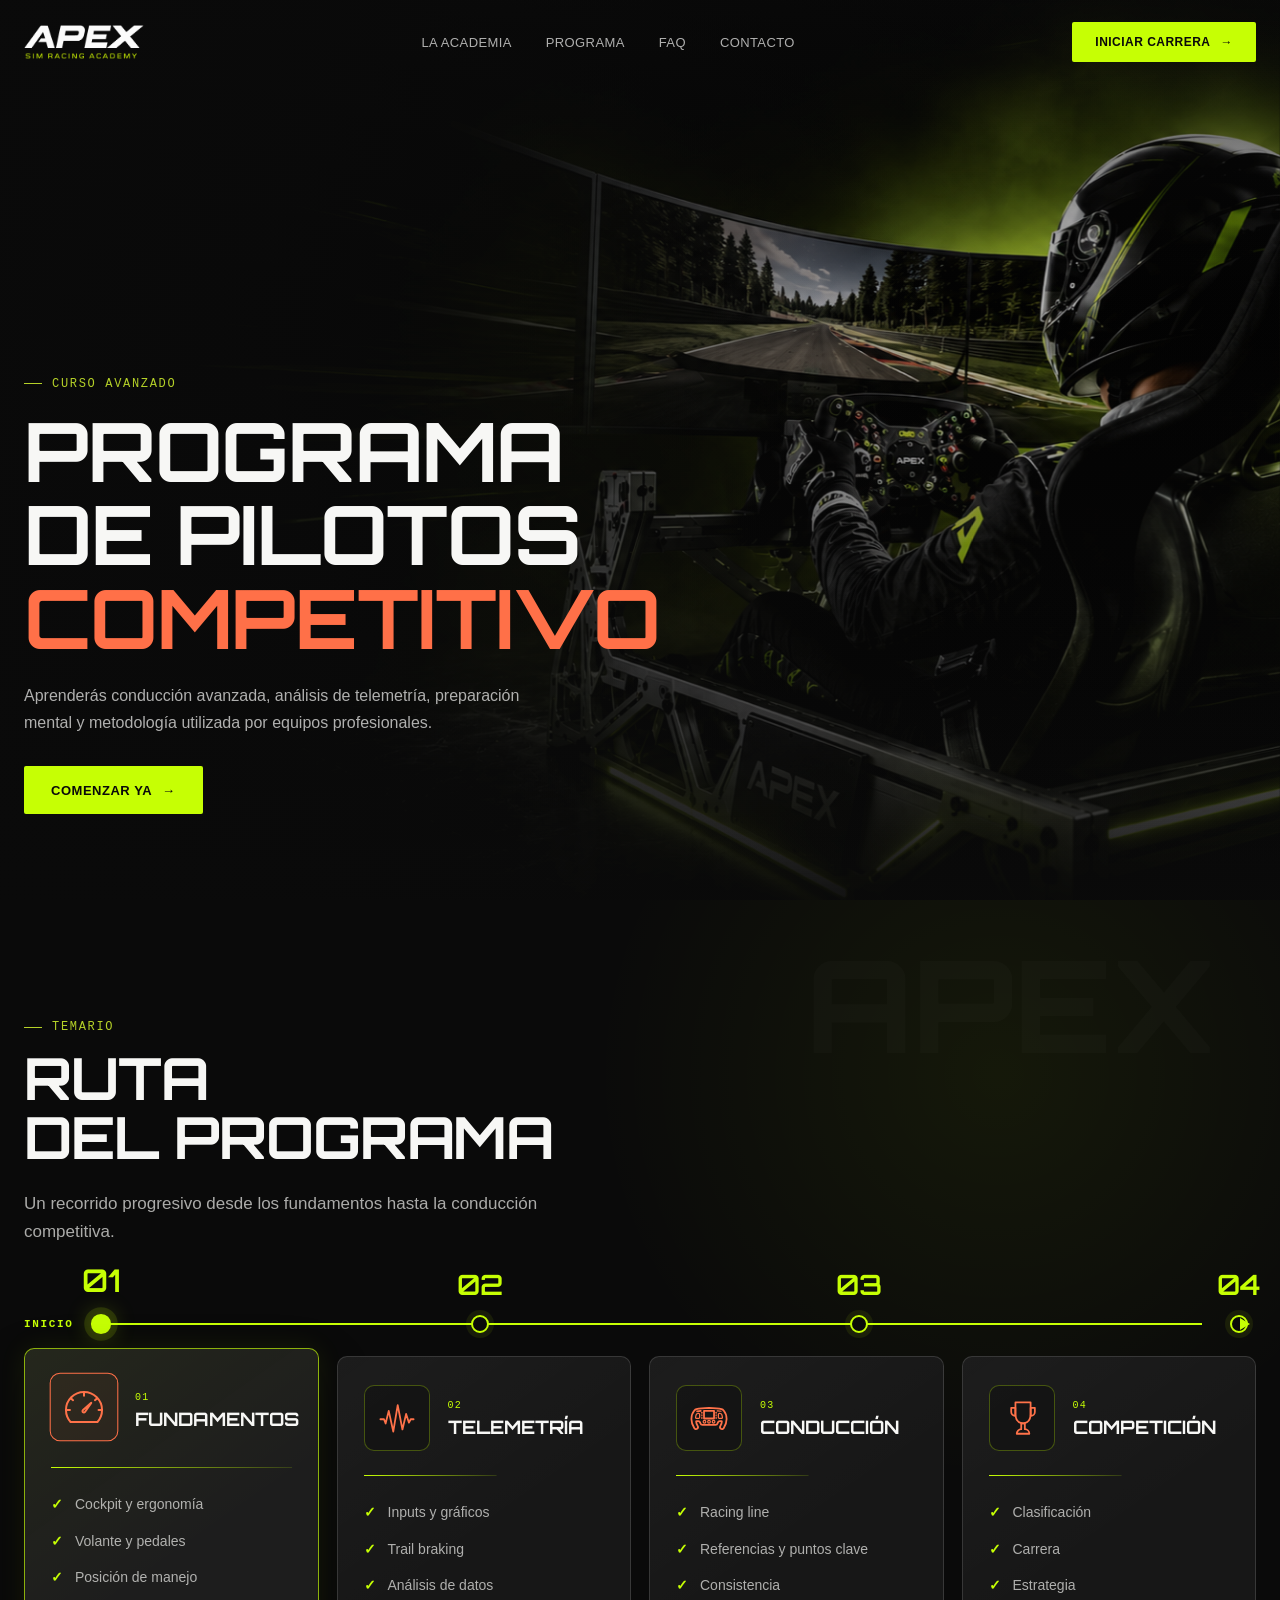
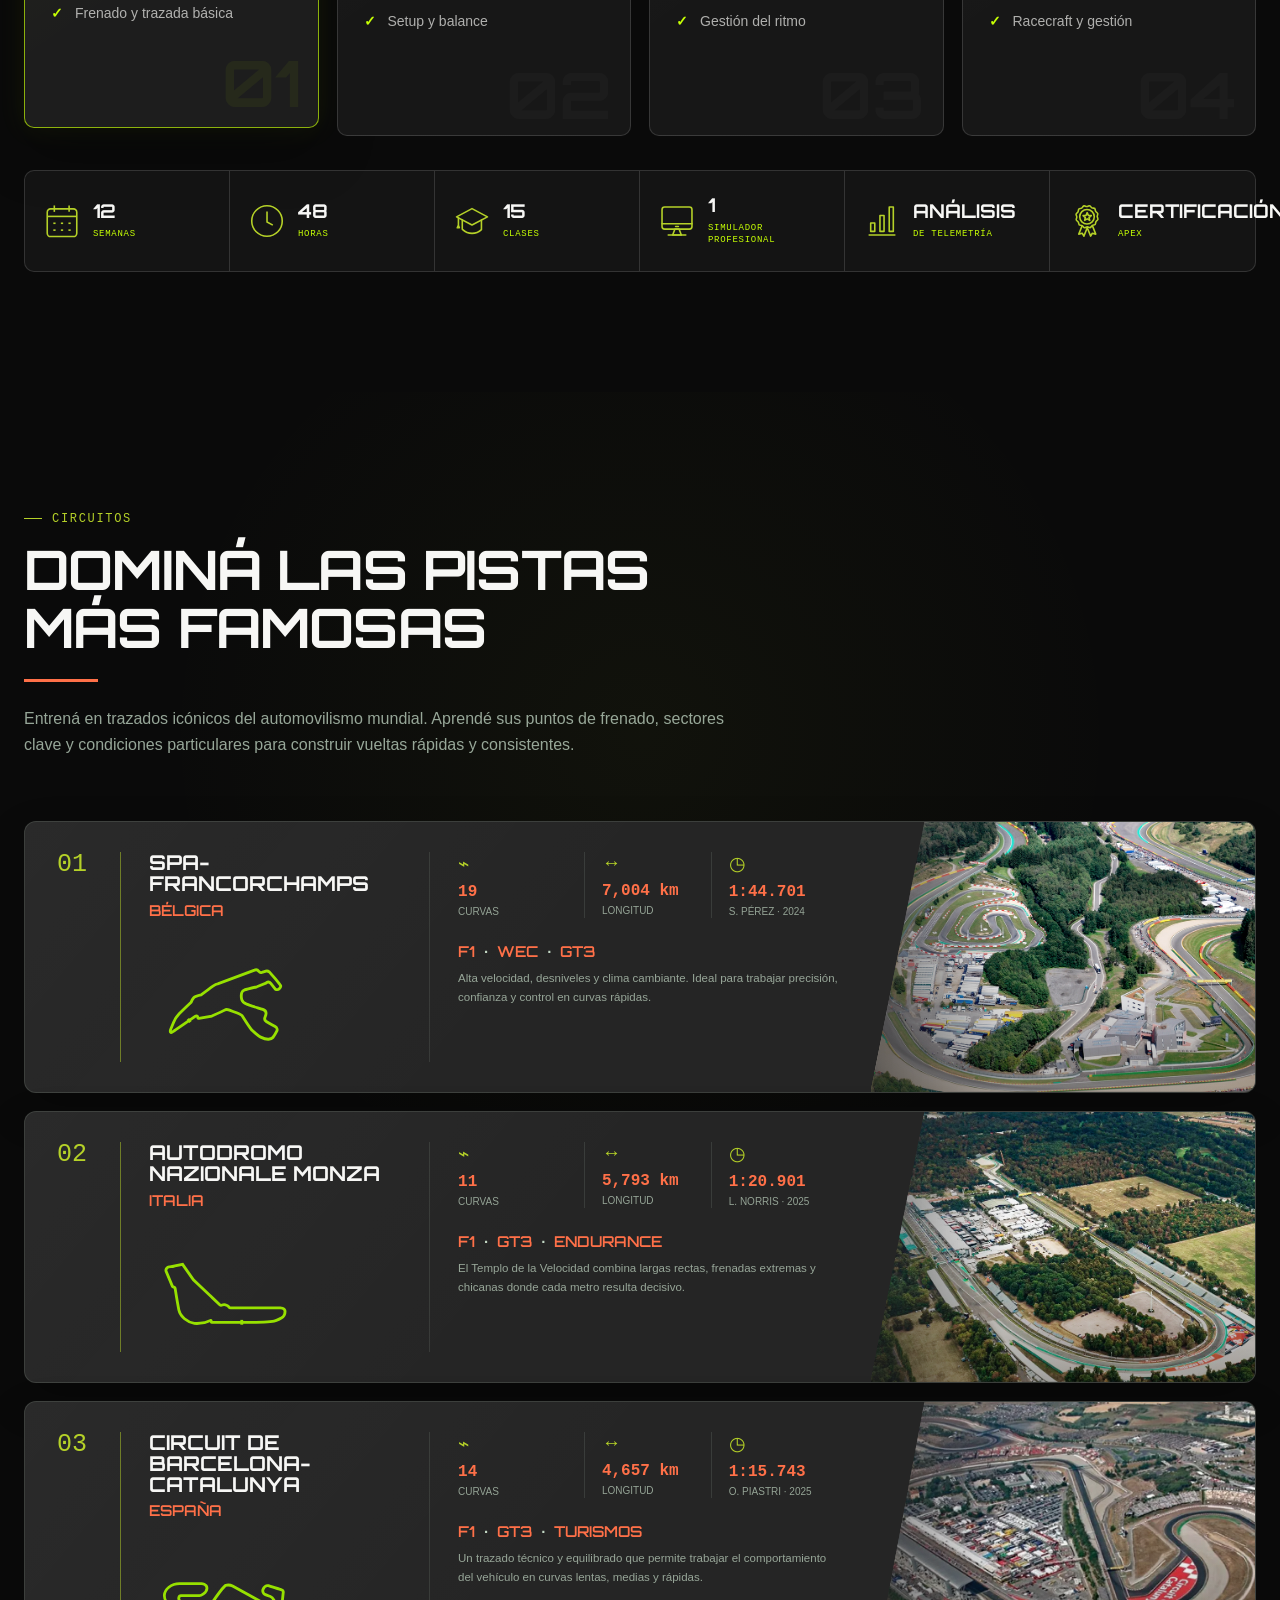
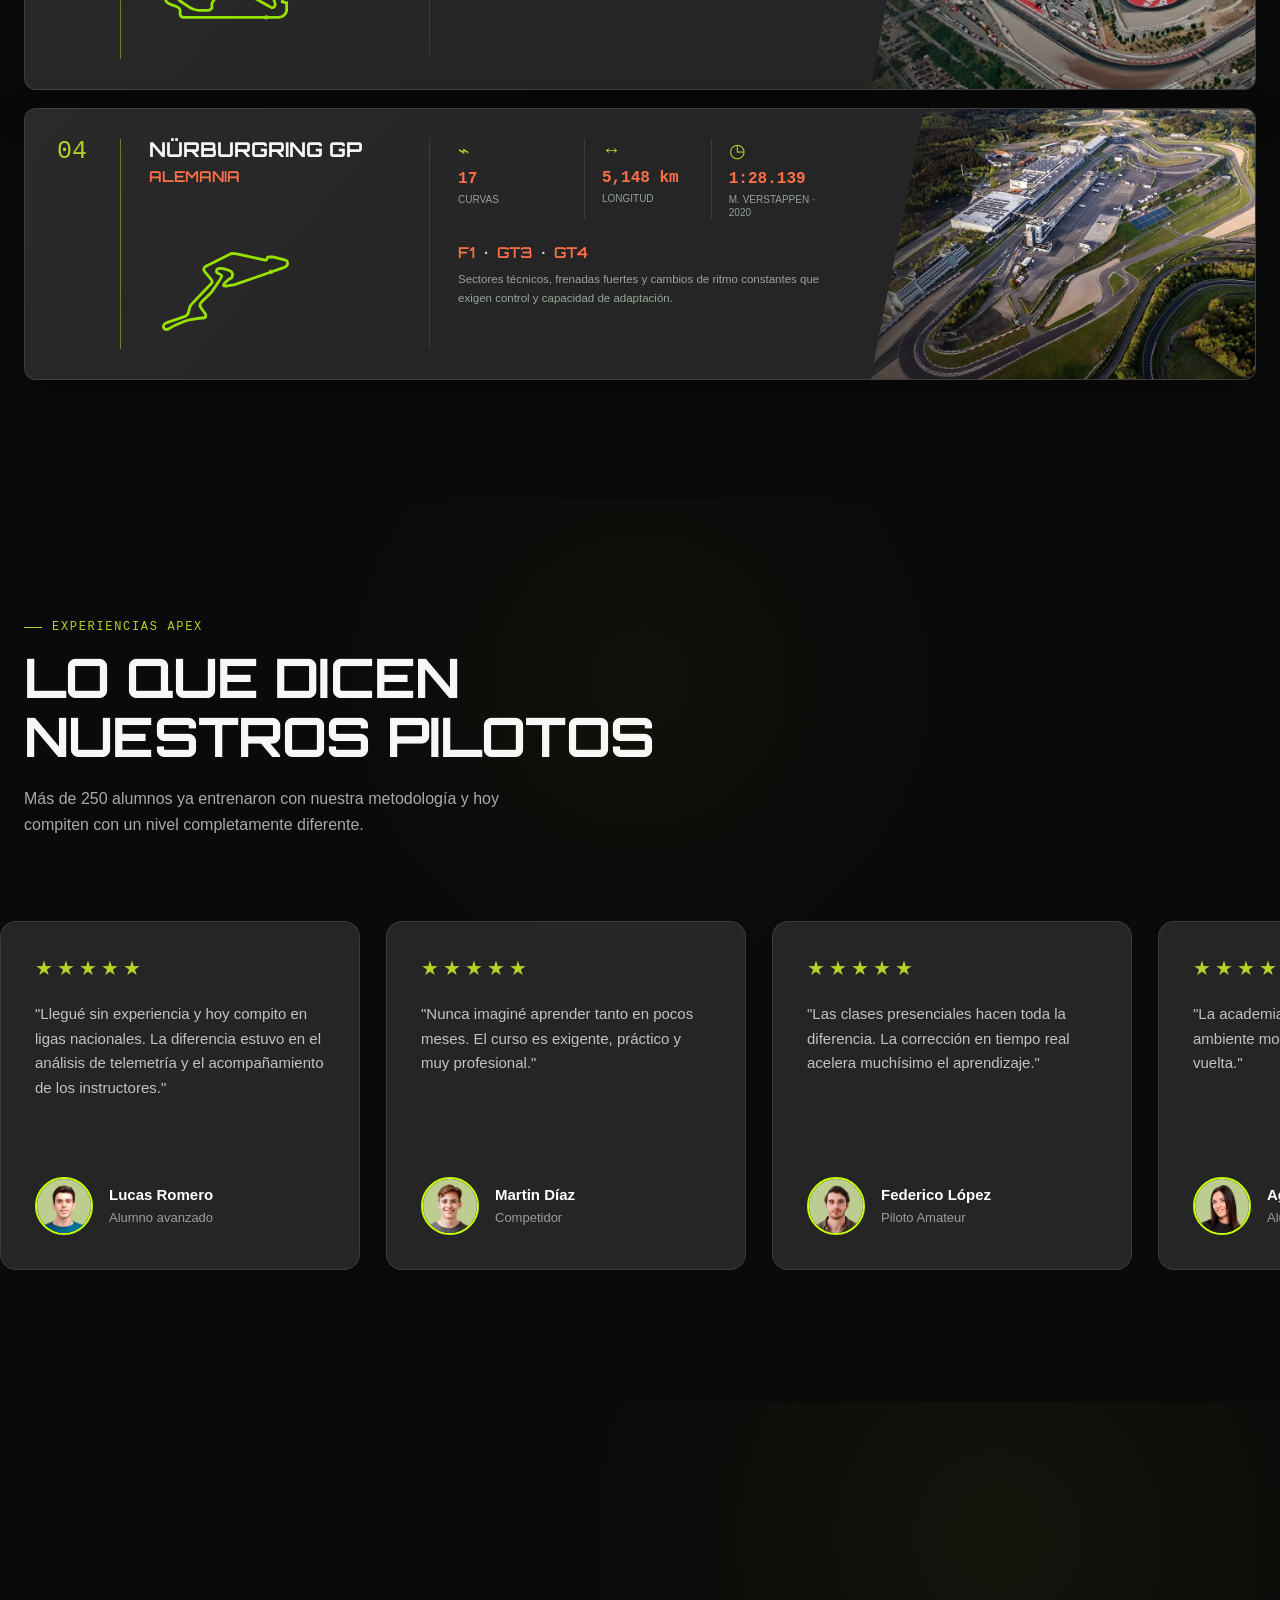
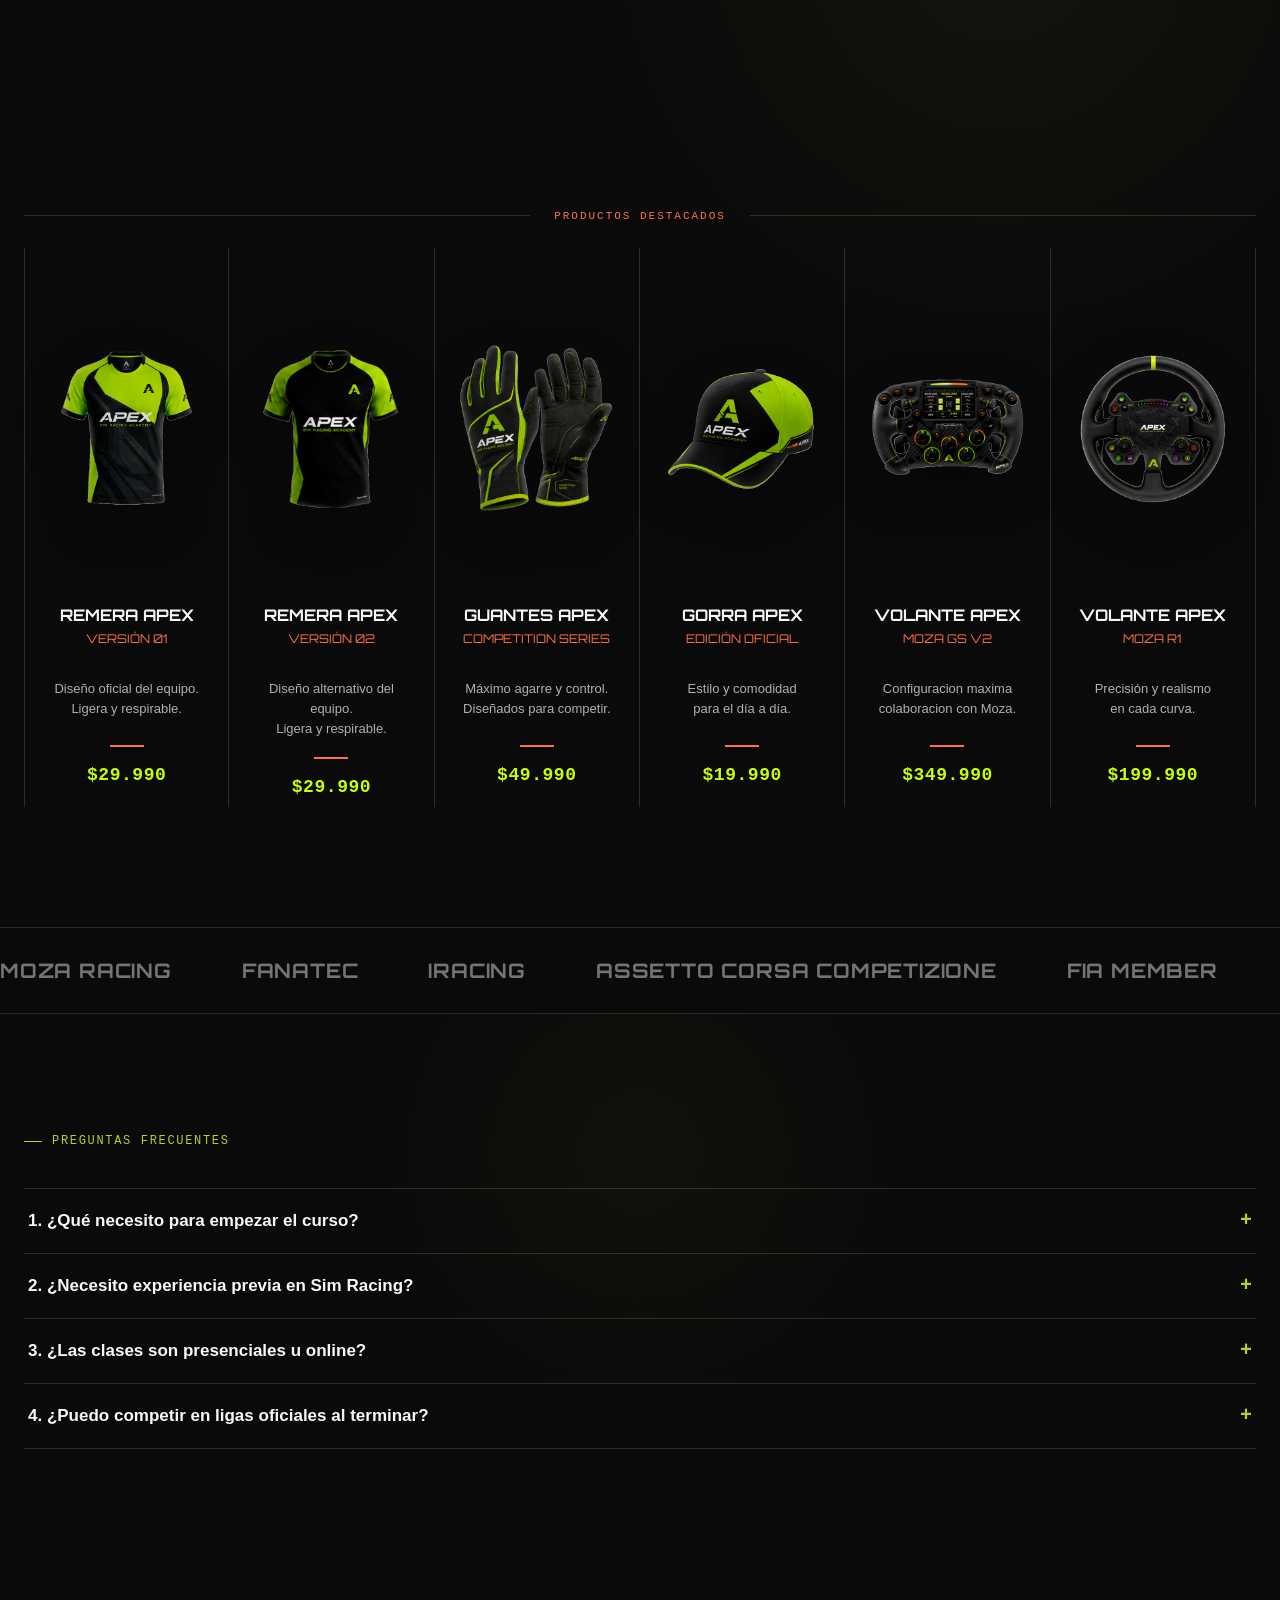
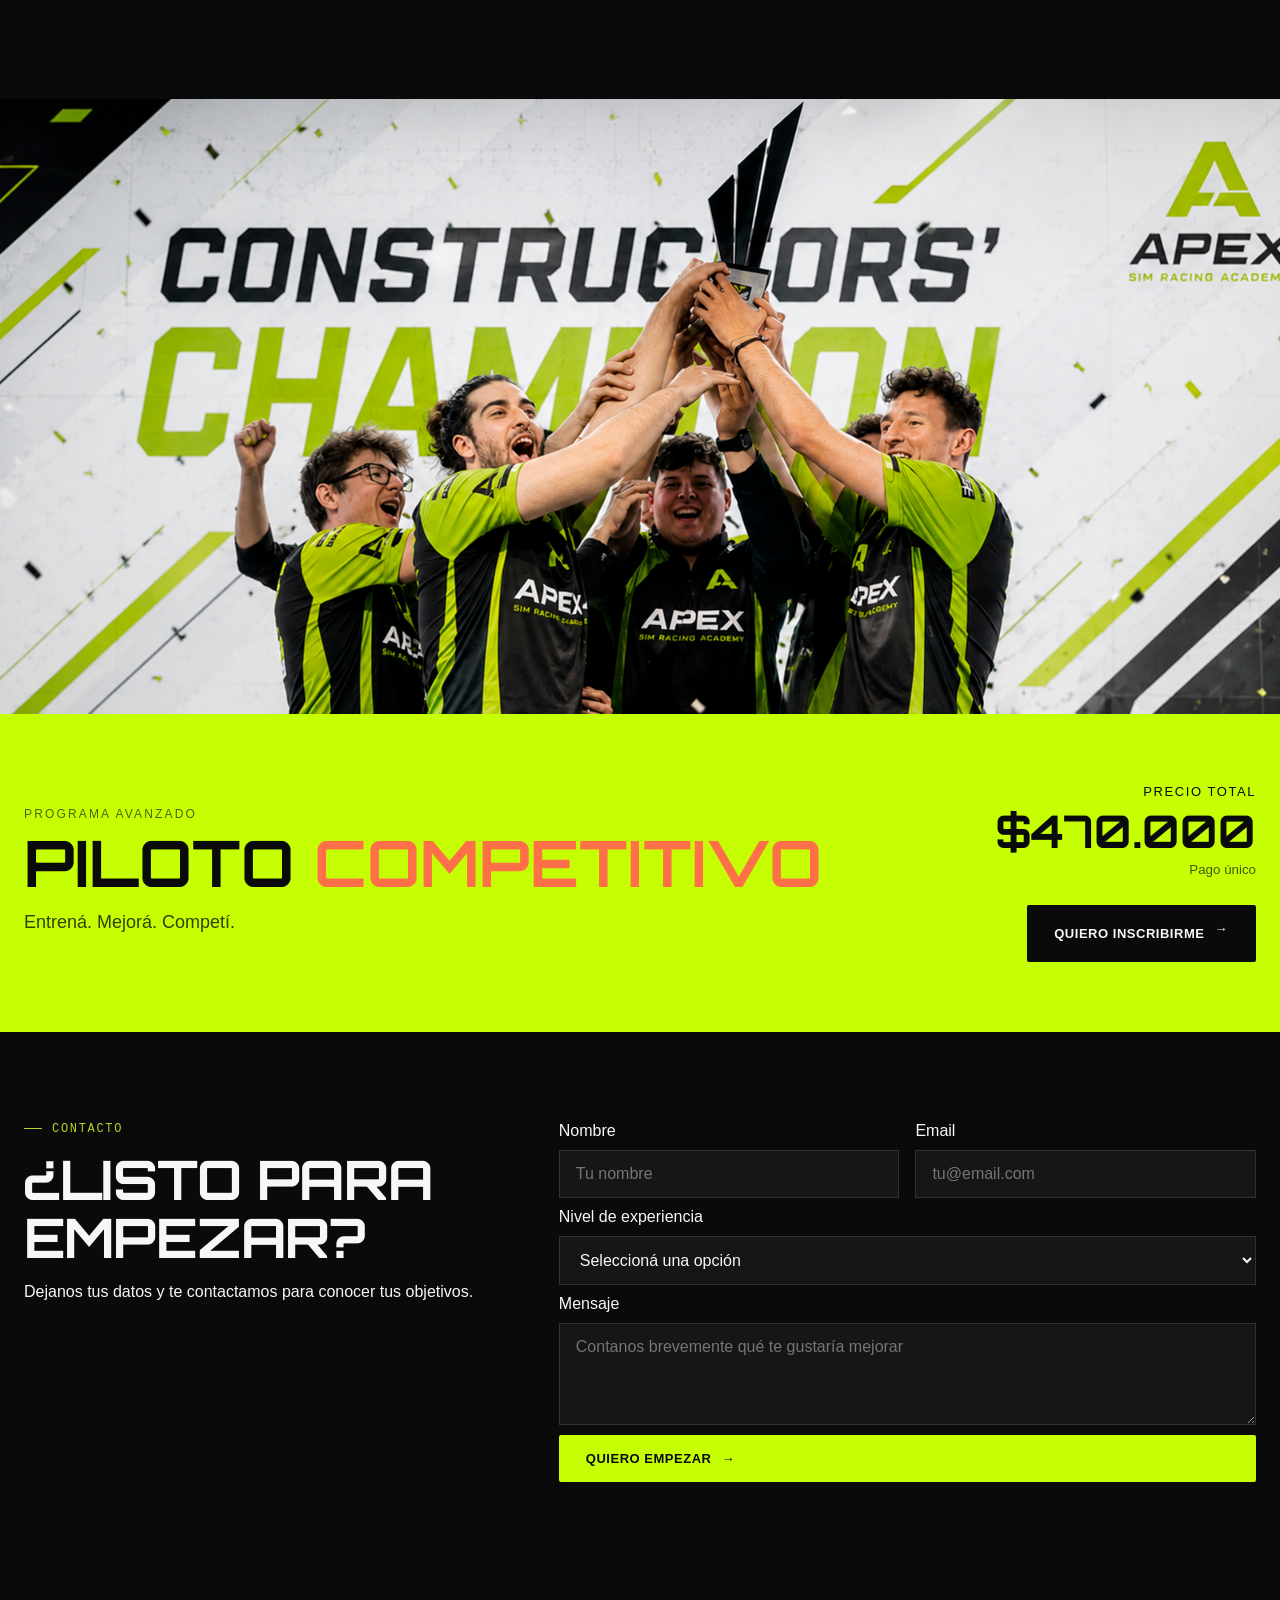
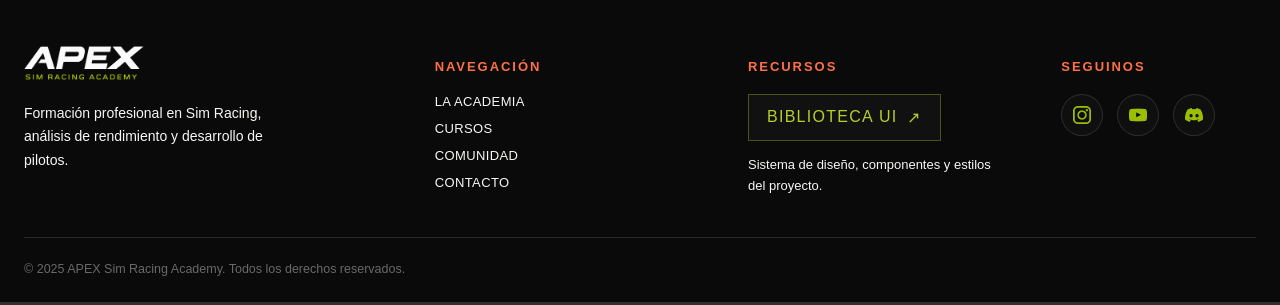
<file: detalle.html>
<!DOCTYPE html>
<html lang="es">
<head>
  <meta charset="UTF-8" />
  <meta name="viewport" content="width=device-width, initial-scale=1.0" />
  <title>APEX — Sim Racing Academy</title>
  <meta name="description" content="La academia donde el Sim Racing se convierte en una carrera deportiva real. Coaching profesional, telemetría, preparación mental y competición." />
 <link rel="preconnect" href="https://fonts.googleapis.com">
 <link rel="preconnect" href="https://fonts.gstatic.com" crossorigin>
 <link href="https://fonts.googleapis.com/css2?family=Orbitron:wght@400..900&display=swap" rel="stylesheet">
  <link rel="stylesheet" href="css/style.css" />
     <!-- fevicon -->
      <link rel="icon" href="images/fevicom.png" type="image/gif" />
</head>
<body>


<div class="page-loader" id="pageLoader">
  <img
    src="images/logo_apex.png"
    alt="APEX Sim Racing Academy"
    class="page-loader__logo"
  >
  <div class="page-loader__bar"></div>
</div>


  <!-- ===== NAVBAR ===== -->
  <header class="navbar" id="navbar">
    <div class="container navbar__inner">
     <a href="index.html" class="logo">
      <img src="images/logo_apex.png" alt="APEX Sim Racing Academy">
    </a>

      <nav class="nav" id="nav">
        <a href="index.html" class="nav__link">La Academia</a>
        <a href="#programa" class="nav__link">programa</a>
        <a href="#faq" class="nav__link">FAQ</a>
        <a href="#contacto" class="nav__link">Contacto</a>
      </nav>

      <a href="#programas" class="btn btn--lime btn--nav">Iniciar Carrera <span class="arrow">→</span></a>

      <button class="burger" id="burger" aria-label="Abrir menú" aria-expanded="false">
        <span></span><span></span><span></span>
      </button>
    </div>
  </header>




 <!-- =========================================================
     HERO DETALLE
========================================================= -->

<section class="hero-detalle" id="hero-detalle">

  <!-- IMAGEN FULL WIDTH -->
  <div class="hero-detalle__bg" aria-hidden="true">
    <img
      src="images/hero_detalle.png"
      alt=""
      class="hero-detalle__bg-image"
    >
    <div class="hero-detalle__scrim"></div>
  </div>

  <!-- CONTENIDO CON MÁRGENES -->
  <div class="container hero-detalle__content">

    <p class="eyebrow eyebrow--light">
      Curso avanzado
    </p>

    <h1 class="hero-detalle__title">
      Programa<br>
      de pilotos<br>
      <span>competitivo</span>
    </h1>

    <p class="hero-detalle__text">
      Aprenderás conducción avanzada, análisis de telemetría,
      preparación mental y metodología utilizada por equipos profesionales.
    </p>

   

    <div class="hero-detalle__buttons">

      <a href="#contacto" class="btn btn--lime">
        Comenzar ya
        <span class="arrow">→</span>
      </a>

    </div>

  </div>

</section>





 <!-- =========================================================
     PROGRAMA DE PILOTOS — ROADMAP
========================================================= -->

<section class="program-roadmap" id="programa">

  <div class="container">

    <!-- Encabezado -->
    <header class="program-roadmap__header reveal">

      <p class="eyebrow program-roadmap__eyebrow">
        Temario
      </p>

      <h2 class="program-roadmap__title">
        Ruta<br>
        del programa
      </h2>

      <p class="program-roadmap__intro">
        Un recorrido progresivo desde los fundamentos
        hasta la conducción competitiva.
      </p>

    </header>


    <!-- Línea del roadmap -->
    <div class="program-roadmap__progress" aria-hidden="true">

      <span class="program-roadmap__start">
        Inicio
      </span>

      <div class="program-roadmap__line">

        <span class="program-roadmap__node is-active">
          <strong>01</strong>
        </span>

        <span class="program-roadmap__node">
          <strong>02</strong>
        </span>

        <span class="program-roadmap__node">
          <strong>03</strong>
        </span>

        <span class="program-roadmap__node">
          <strong>04</strong>
        </span>

      </div>

    </div>


    <!-- Módulos -->
    <div class="program-roadmap__grid">

      <!-- MÓDULO 01 -->
      <article
        class="roadmap-card is-active reveal"
        tabindex="0"
        data-roadmap-card
        data-roadmap-index="0"
      >

        <div class="roadmap-card__top">

 <div class="roadmap-card__icon">
            <img
              src="icons/programa_telemetria.svg"
              alt=""
            >
          </div>

          <div>
            <span class="roadmap-card__number">01</span>
            <h3>Fundamentos</h3>
          </div>

        </div>

        <div class="roadmap-card__divider"></div>

        <ul class="roadmap-card__list">
          <li>Cockpit y ergonomía</li>
          <li>Volante y pedales</li>
          <li>Posición de manejo</li>
          <li>Frenado y trazada básica</li>
        </ul>

        <span class="roadmap-card__ghost-number" aria-hidden="true">
          01
        </span>

      </article>


      <!-- MÓDULO 02 -->
      <article
        class="roadmap-card reveal"
        tabindex="0"
        data-roadmap-card
        data-roadmap-index="1"
      >

        <div class="roadmap-card__top">

          <div class="roadmap-card__icon">
            <img
              src="icons/programa_fundamentos.svg"
              alt=""
            >
          </div>

          <div>
            <span class="roadmap-card__number">02</span>
            <h3>Telemetría</h3>
          </div>

        </div>

        <div class="roadmap-card__divider"></div>

        <ul class="roadmap-card__list">
          <li>Inputs y gráficos</li>
          <li>Trail braking</li>
          <li>Análisis de datos</li>
          <li>Setup y balance</li>
        </ul>

        <span class="roadmap-card__ghost-number" aria-hidden="true">
          02
        </span>

      </article>


      <!-- MÓDULO 03 -->
      <article
        class="roadmap-card reveal"
        tabindex="0"
        data-roadmap-card
        data-roadmap-index="2"
      >

        <div class="roadmap-card__top">

          <div class="roadmap-card__icon">
            <img
              src="icons/programa_conduccion.svg"
              alt=""
            >
          </div>

          <div>
            <span class="roadmap-card__number">03</span>
            <h3>Conducción</h3>
          </div>

        </div>

        <div class="roadmap-card__divider"></div>

        <ul class="roadmap-card__list">
          <li>Racing line</li>
          <li>Referencias y puntos clave</li>
          <li>Consistencia</li>
          <li>Gestión del ritmo</li>
        </ul>

        <span class="roadmap-card__ghost-number" aria-hidden="true">
          03
        </span>

      </article>


      <!-- MÓDULO 04 -->
      <article
        class="roadmap-card reveal"
        tabindex="0"
        data-roadmap-card
        data-roadmap-index="3"
      >

        <div class="roadmap-card__top">

          <div class="roadmap-card__icon">
            <img
              src="icons/programa_competicion.svg"
              alt=""
            >
          </div>

          <div>
            <span class="roadmap-card__number">04</span>
            <h3>Competición</h3>
          </div>

        </div>

        <div class="roadmap-card__divider"></div>

        <ul class="roadmap-card__list">
          <li>Clasificación</li>
          <li>Carrera</li>
          <li>Estrategia</li>
          <li>Racecraft y gestión</li>
        </ul>

        <span class="roadmap-card__ghost-number" aria-hidden="true">
          04
        </span>

      </article>

    </div>


    <!-- Datos del programa -->
    <div class="program-roadmap__metrics reveal">

      <div class="roadmap-metric">

        <img
          src="icons/programa_calendario.svg"
          alt=""
          class="roadmap-metric__icon"
        >

        <div>
          <strong>12</strong>
          <span>Semanas</span>
        </div>

      </div>


      <div class="roadmap-metric">

        <img
          src="icons/programa_horas.svg"
          alt=""
          class="roadmap-metric__icon"
        >

        <div>
          <strong>48</strong>
          <span>Horas</span>
        </div>

      </div>


      <div class="roadmap-metric">

        <img
          src="icons/programa_clases.svg"
          alt=""
          class="roadmap-metric__icon"
        >

        <div>
          <strong>15</strong>
          <span>Clases</span>
        </div>

      </div>


      <div class="roadmap-metric">

        <img
          src="icons/programa_simulador.svg"
          alt=""
          class="roadmap-metric__icon"
        >

        <div>
          <strong>1</strong>
          <span>Simulador profesional</span>
        </div>

      </div>


      <div class="roadmap-metric">

        <img
          src="icons/programa_datos.svg"
          alt=""
          class="roadmap-metric__icon"
        >

        <div>
          <strong>Análisis</strong>
          <span>De telemetría</span>
        </div>

      </div>


      <div class="roadmap-metric">

        <img
          src="icons/programa_certificado.svg"
          alt=""
          class="roadmap-metric__icon"
        >

        <div>
          <strong>Certificación</strong>
          <span>APEX</span>
        </div>

      </div>

    </div>

  </div>

</section>




<!-- =========================================================
     CIRCUITOS DEL PROGRAMA
========================================================= -->

<section class="circuits" id="circuitos">

  <div class="container">

    <!-- Encabezado -->
    <header class="circuits__header reveal">

      <p class="eyebrow circuits__eyebrow">
        Circuitos
      </p>

      <h2 class="circuits__title">
        Dominá las pistas<br>
        más famosas
      </h2>

      <p class="circuits__intro">
        Entrená en trazados icónicos del automovilismo mundial.
        Aprendé sus puntos de frenado, sectores clave y condiciones
        particulares para construir vueltas rápidas y consistentes.
      </p>

    </header>


    <!-- Listado de circuitos -->
    <div class="circuits__list">

      <!-- =====================================================
           01 — SPA-FRANCORCHAMPS
      ====================================================== -->

      <article
        class="circuit-card reveal"
        tabindex="0"
        data-circuit-card
        aria-expanded="false"
      >

        <div class="circuit-card__info">

          <span class="circuit-card__number">01</span>

          <div class="circuit-card__identity">

            <div class="circuit-card__heading">
              <h3>Spa-Francorchamps</h3>
              <p>Bélgica</p>
            </div>

            <img
              class="circuit-card__map"
              src="images/trazado_spa.svg"
              alt="Trazado del circuito de Spa-Francorchamps"
            >

          </div>


          <div class="circuit-card__details">

            <div class="circuit-card__stats">

              <div class="circuit-stat">
                <span class="circuit-stat__icon" aria-hidden="true">⌁</span>
                <strong>19</strong>
                <small>Curvas</small>
              </div>

              <div class="circuit-stat">
                <span class="circuit-stat__icon" aria-hidden="true">↔</span>
                <strong>7,004 km</strong>
                <small>Longitud</small>
              </div>

              <div class="circuit-stat">
                <span class="circuit-stat__icon" aria-hidden="true">◷</span>
                <strong>1:44.701</strong>
                <small>S. Pérez · 2024</small>
              </div>

            </div>

            <div class="circuit-card__categories">
              F1 <span>·</span> WEC <span>·</span> GT3
            </div>

            <p class="circuit-card__description">
              Alta velocidad, desniveles y clima cambiante. Ideal para
              trabajar precisión, confianza y control en curvas rápidas.
            </p>

            <p class="circuit-card__training">
              <strong>Entrenamiento:</strong>
              Eau Rouge, Raidillon, apoyo aerodinámico y adaptación climática.
            </p>

          </div>

        </div>


        <div class="circuit-card__media">

          <img
            src="images/pista_spa.jpg"
            alt="Vista aérea del circuito de Spa-Francorchamps"
          >

          <div class="circuit-card__overlay">
            <span>Ver circuito</span>
            <span aria-hidden="true">↗</span>
          </div>

        </div>

      </article>


      <!-- =====================================================
           02 — MONZA
      ====================================================== -->

      <article
        class="circuit-card reveal"
        tabindex="0"
        data-circuit-card
        aria-expanded="false"
      >

        <div class="circuit-card__info">

          <span class="circuit-card__number">02</span>

          <div class="circuit-card__identity">

            <div class="circuit-card__heading">
              <h3>Autodromo Nazionale Monza</h3>
              <p>Italia</p>
            </div>

            <img
              class="circuit-card__map"
              src="images/trazado_monza.svg"
              alt="Trazado del Autodromo Nazionale Monza"
            >

          </div>


          <div class="circuit-card__details">

            <div class="circuit-card__stats">

              <div class="circuit-stat">
                <span class="circuit-stat__icon" aria-hidden="true">⌁</span>
                <strong>11</strong>
                <small>Curvas</small>
              </div>

              <div class="circuit-stat">
                <span class="circuit-stat__icon" aria-hidden="true">↔</span>
                <strong>5,793 km</strong>
                <small>Longitud</small>
              </div>

              <div class="circuit-stat">
                <span class="circuit-stat__icon" aria-hidden="true">◷</span>
                <strong>1:20.901</strong>
                <small>L. Norris · 2025</small>
              </div>

            </div>

            <div class="circuit-card__categories">
              F1 <span>·</span> GT3 <span>·</span> Endurance
            </div>

            <p class="circuit-card__description">
              El Templo de la Velocidad combina largas rectas, frenadas
              extremas y chicanas donde cada metro resulta decisivo.
            </p>

            <p class="circuit-card__training">
              <strong>Entrenamiento:</strong>
              Frenadas al límite, uso de pianos y tracción en salida.
            </p>

          </div>

        </div>


        <div class="circuit-card__media">

          <img
            src="images/pista_monza.jpg"
            alt="Vista aérea del Autodromo Nazionale Monza"
          >

          <div class="circuit-card__overlay">
            <span>Ver circuito</span>
            <span aria-hidden="true">↗</span>
          </div>

        </div>

      </article>


      <!-- =====================================================
           03 — BARCELONA-CATALUNYA
      ====================================================== -->

      <article
        class="circuit-card reveal"
        tabindex="0"
        data-circuit-card
        aria-expanded="false"
      >

        <div class="circuit-card__info">

          <span class="circuit-card__number">03</span>

          <div class="circuit-card__identity">

            <div class="circuit-card__heading">
              <h3>Circuit de Barcelona-Catalunya</h3>
              <p>España</p>
            </div>

            <img
              class="circuit-card__map"
              src="images/trazado_barcelona.svg"
              alt="Trazado del Circuit de Barcelona-Catalunya"
            >

          </div>


          <div class="circuit-card__details">

            <div class="circuit-card__stats">

              <div class="circuit-stat">
                <span class="circuit-stat__icon" aria-hidden="true">⌁</span>
                <strong>14</strong>
                <small>Curvas</small>
              </div>

              <div class="circuit-stat">
                <span class="circuit-stat__icon" aria-hidden="true">↔</span>
                <strong>4,657 km</strong>
                <small>Longitud</small>
              </div>

              <div class="circuit-stat">
                <span class="circuit-stat__icon" aria-hidden="true">◷</span>
                <strong>1:15.743</strong>
                <small>O. Piastri · 2025</small>
              </div>

            </div>

            <div class="circuit-card__categories">
              F1 <span>·</span> GT3 <span>·</span> Turismos
            </div>

            <p class="circuit-card__description">
              Un trazado técnico y equilibrado que permite trabajar el
              comportamiento del vehículo en curvas lentas, medias y rápidas.
            </p>

            <p class="circuit-card__training">
              <strong>Entrenamiento:</strong>
              Balance, degradación de neumáticos, setup y consistencia.
            </p>

          </div>

        </div>


        <div class="circuit-card__media">

          <img
            src="images/pista_barcelona.jpg"
            alt="Vista aérea del Circuit de Barcelona-Catalunya"
          >

          <div class="circuit-card__overlay">
            <span>Ver circuito</span>
            <span aria-hidden="true">↗</span>
          </div>

        </div>

      </article>


      <!-- =====================================================
           04 — NÜRBURGRING GP
      ====================================================== -->

      <article
        class="circuit-card reveal"
        tabindex="0"
        data-circuit-card
        aria-expanded="false"
      >

        <div class="circuit-card__info">

          <span class="circuit-card__number">04</span>

          <div class="circuit-card__identity">

            <div class="circuit-card__heading">
              <h3>Nürburgring GP</h3>
              <p>Alemania</p>
            </div>

            <img
              class="circuit-card__map"
              src="images/trazado_nurburgring.svg"
              alt="Trazado del circuito Nürburgring GP"
            >

          </div>


          <div class="circuit-card__details">

            <div class="circuit-card__stats">

              <div class="circuit-stat">
                <span class="circuit-stat__icon" aria-hidden="true">⌁</span>
                <strong>17</strong>
                <small>Curvas</small>
              </div>

              <div class="circuit-stat">
                <span class="circuit-stat__icon" aria-hidden="true">↔</span>
                <strong>5,148 km</strong>
                <small>Longitud</small>
              </div>

              <div class="circuit-stat">
                <span class="circuit-stat__icon" aria-hidden="true">◷</span>
                <strong>1:28.139</strong>
                <small>M. Verstappen · 2020</small>
              </div>

            </div>

            <div class="circuit-card__categories">
              F1 <span>·</span> GT3 <span>·</span> GT4
            </div>

            <p class="circuit-card__description">
              Sectores técnicos, frenadas fuertes y cambios de ritmo
              constantes que exigen control y capacidad de adaptación.
            </p>

            <p class="circuit-card__training">
              <strong>Entrenamiento:</strong>
              Trail braking, rotación, cambios de dirección y tracción.
            </p>

          </div>

        </div>


        <div class="circuit-card__media">

          <img
            src="images/pista_nurburgring.jpg"
            alt="Vista aérea del circuito Nürburgring GP"
          >

          <div class="circuit-card__overlay">
            <span>Ver circuito</span>
            <span aria-hidden="true">↗</span>
          </div>

        </div>

      </article>

    </div>

  </div>

</section>



<!-- =====================================================
     TESTIMONIOS
===================================================== -->

<section class="testimonials" id="testimonios">
    <div class="container">
        <p class="eyebrow">
            EXPERIENCIAS APEX
        </p>
        <h2 class="section-title">
            LO QUE DICEN<br> NUESTROS PILOTOS
        </h2>
        <p class="testimonials__intro">
            Más de 250 alumnos ya entrenaron con nuestra metodología y hoy
            compiten con un nivel completamente diferente.
        </p>
    </div>

    <div class="testimonials__slider">
        <div class="testimonials__track">

            <!-- CARD -->

            <article class="testimonial-card">
                <div class="testimonial-stars">
                    ★★★★★
                </div>
                <p class="testimonial-text">
                    "Llegué sin experiencia y hoy compito en ligas nacionales.
                    La diferencia estuvo en el análisis de telemetría y el
                    acompañamiento de los instructores."
                </p>
                <div class="testimonial-user">
                    <img src="images/testimonio_01.jpg" alt="Alumno">
                    <div>
                        <strong>Lucas Romero</strong>
                        <span>Alumno avanzado</span>
                    </div>
                </div>
            </article>

            <!-- CARD -->

            <article class="testimonial-card">
                <div class="testimonial-stars">
                    ★★★★★
                </div>
                <p class="testimonial-text">
                    "Nunca imaginé aprender tanto en pocos meses. El curso es
                    exigente, práctico y muy profesional."
                </p>
                <div class="testimonial-user">
                    <img src="images/testimonio_02.jpg" alt="Alumno">
                    <div>
                        <strong>Martin Díaz</strong>
                        <span>Competidor</span>
                    </div>
                </div>
            </article>

            <!-- CARD -->

            <article class="testimonial-card">
                <div class="testimonial-stars">
                    ★★★★★
                </div>
                <p class="testimonial-text">
                    "Las clases presenciales hacen toda la diferencia. La
                    corrección en tiempo real acelera muchísimo el aprendizaje."
                </p>
                <div class="testimonial-user">
                    <img src="images/testimonio_03.jpg" alt="Alumno">
                    <div>
                        <strong>Federico López</strong>
                        <span>Piloto Amateur</span>
                    </div>
                </div>
            </article>

            <!-- CARD -->

            <article class="testimonial-card">
                <div class="testimonial-stars">
                    ★★★★★
                </div>
                <p class="testimonial-text">
                    "La academia tiene un nivel increíble. El ambiente motiva a
                    mejorar vuelta tras vuelta."
                </p>
                <div class="testimonial-user">
                    <img src="images/testimonio_04.jpg" alt="Alumno">
                    <div>
                        <strong>Agustina Ruiz</strong>
                        <span>Alumna Presencial</span>
                    </div>
                </div>
            </article>


            <!-- CARD -->

            <article class="testimonial-card">
                <div class="testimonial-stars">
                    ★★★★★
                </div>
                <p class="testimonial-text">
                    "La academia tiene un nivel increíble. El ambiente motiva a
                    mejorar vuelta tras vuelta."
                </p>
                <div class="testimonial-user">
                    <img src="images/testimonio_05.jpg" alt="Alumno">
                    <div>
                        <strong>Juan Fernandez</strong>
                        <span>Alumno Virtual</span>
                    </div>
                </div>
            </article>

            <!-- DUPLICADO PARA LOOP -->

            
          </article>
        </div>
    </div>
</section>


<!-- =========================================================
     COLECCIÓN OFICIAL APEX
========================================================= -->
<section class="apex-store" id="productos">

  <div class="container">

    <header class="apex-store__header reveal">
      <p class="eyebrow eyebrow--light">Colección oficial APEX</p>

      <h2 class="section-title text-white">
        Formá parte<br>
        del <span class="apex-store__accent">equipo</span>
      </h2>

      <p class="apex-store__intro">
        Equipate con los productos oficiales de APEX Sim Racing Academy.<br>
        Diseñados para quienes viven el sim racing al máximo.
      </p>
    </header>

    <div class="apex-store__label">
      <span>Productos destacados</span>
    </div>

    <div class="apex-store__grid">

      <!-- PRODUCTO 01 -->
      <article class="apex-product reveal">
        <div class="apex-product__media">
          <img
            src="images/producto_remera_01.png"
            alt="Remera oficial APEX versión 01"
          >
        </div>

        <div class="apex-product__info">
          <h3>Remera APEX</h3>
          <span class="apex-product__variant">Versión 01</span>

          <p>
            Diseño oficial del equipo.<br>
            Ligera y respirable.
          </p>

          <span class="apex-product__line"></span>
          <strong class="apex-product__price">$29.990</strong>
        </div>
      </article>

      <!-- PRODUCTO 02 -->
      <article class="apex-product reveal">
        <div class="apex-product__media">
          <img
            src="images/producto_remera_02.png"
            alt="Remera oficial APEX versión 02"
          >
        </div>

        <div class="apex-product__info">
          <h3>Remera APEX</h3>
          <span class="apex-product__variant">Versión 02</span>

          <p>
            Diseño alternativo del equipo.<br>
            Ligera y respirable.
          </p>

          <span class="apex-product__line"></span>
          <strong class="apex-product__price">$29.990</strong>
        </div>
      </article>

      <!-- PRODUCTO 03 -->
      <article class="apex-product reveal">
        <div class="apex-product__media">
          <img
            src="images/producto_guantes.png"
            alt="Guantes APEX Competition Series"
          >
        </div>

        <div class="apex-product__info">
          <h3>Guantes APEX</h3>
          <span class="apex-product__variant">Competition Series</span>

          <p>
            Máximo agarre y control.<br>
            Diseñados para competir.
          </p>

          <span class="apex-product__line"></span>
          <strong class="apex-product__price">$49.990</strong>
        </div>
      </article>

      <!-- PRODUCTO 04 -->
      <article class="apex-product reveal">
        <div class="apex-product__media">
          <img
            src="images/producto_gorra.png"
            alt="Gorra oficial APEX"
          >
        </div>

        <div class="apex-product__info">
          <h3>Gorra APEX</h3>
          <span class="apex-product__variant">Edición oficial</span>

          <p>
            Estilo y comodidad<br>
            para el día a día.
          </p>

          <span class="apex-product__line"></span>
          <strong class="apex-product__price">$19.990</strong>
        </div>
      </article>

      <!-- PRODUCTO 05 -->
      <article class="apex-product reveal">
        <div class="apex-product__media">
          <img
            src="images/producto_volante.png"
            alt="Volante APEX MOZA GS V2"
          >
        </div>

        <div class="apex-product__info">
          <h3>Volante APEX</h3>
          <span class="apex-product__variant">MOZA GS V2</span>

          <p>
            Configuracion maxima<br>
            colaboracion con Moza.
          </p>
          

          <span class="apex-product__line"></span>
          <strong class="apex-product__price">$349.990</strong>
        </div>
      </article>

      <!-- PRODUCTO 06 -->
      <article class="apex-product reveal">
        <div class="apex-product__media">
          <img
            src="images/producto_casco.png"
            alt="Casco APEX edición limitada"
          >
        </div>

        <div class="apex-product__info">
          <h3>Volante APEX</h3>
          <span class="apex-product__variant">Moza R1</span>

          <p>
            Precisión y realismo<br>
            en cada curva.
          </p>

          <span class="apex-product__line"></span>
          <strong class="apex-product__price">$199.990</strong>
        </div>
      </article>

    </div>
  </div>
</section>



    <!-- Brand strip -->
    <div class="brandstrip">
      <div class="brandstrip__track">
        <span>MOZA RACING</span>
        <span>FANATEC</span>
        <span>iRACING</span>
        <span>ASSETTO CORSA COMPETIZIONE</span>
        <span>FIA MEMBER</span>
        <span>MOZA RACING</span>
        <span>FANATEC</span>
        <span>iRACING</span>
        <span>ASSETTO CORSA COMPETIZIONE</span>
        <span>FIA MEMBER</span>
      </div>
    </div>
  </section>



  <!-- ===== FAQ ===== -->
  <section class="faq" id="faq">
    <div class="container">
      <p class="eyebrow reveal">Preguntas frecuentes</p>

      <div class="faq__list">
        <div class="faq-item reveal">
          <button class="faq-item__q">
            <span>1. ¿Qué necesito para empezar el curso?</span>
            <span class="faq-item__icon">+</span>
          </button>
          <div class="faq-item__a">
            <p>Solo necesitás ganas de aprender. Nosotros ponemos el simulador, el equipo y el plan de entrenamiento adaptado a tu nivel.</p>
          </div>
        </div>

        <div class="faq-item reveal">
          <button class="faq-item__q">
            <span>2. ¿Necesito experiencia previa en Sim Racing?</span>
            <span class="faq-item__icon">+</span>
          </button>
          <div class="faq-item__a">
            <p>No. Tenemos programas para principiantes que arrancan desde cero y programas avanzados para pilotos con experiencia.</p>
          </div>
        </div>

        <div class="faq-item reveal">
          <button class="faq-item__q">
            <span>3. ¿Las clases son presenciales u online?</span>
            <span class="faq-item__icon">+</span>
          </button>
          <div class="faq-item__a">
            <p>Ofrecemos ambas modalidades: entrenamiento presencial en nuestro centro y coaching online con telemetría compartida.</p>
          </div>
        </div>

        <div class="faq-item reveal">
          <button class="faq-item__q">
            <span>4. ¿Puedo competir en ligas oficiales al terminar?</span>
            <span class="faq-item__icon">+</span>
          </button>
          <div class="faq-item__a">
            <p>Sí, los planes Competitivo y Pro Driver incluyen preparación específica para competir en ligas y campeonatos oficiales.</p>
          </div>
        </div>

        <div class="faq-item reveal">
          <button class="faq-item__q">
            <span>5. ¿Qué equipo utilizan en la academia?</span>
            <span class="faq-item__icon">+</span>
          </button>
          <div class="faq-item__a">
            <p>Trabajamos con marcas líderes del sector como Moza Racing, Fanatec y simuladores certificados para competición oficial.</p>
          </div>
        </div>

        <div class="faq-item reveal">
          <button class="faq-item__q">
            <span>6. ¿Cómo son los pagos y las cuotas?</span>
            <span class="faq-item__icon">+</span>
          </button>
          <div class="faq-item__a">
            <p>Podés abonar cada plan en un pago único o en cuotas. Escribinos y te contamos las opciones disponibles.</p>
          </div>
        </div>
      </div>
    </div>
  </section>




    <!-- ===== IMAGEN PANORÁMICA ===== -->
  <section class="process-banner" aria-label="Vista panorámica de la academia APEX">
    <img
      src="images/imagen_ctadetalle.jpg"
      alt="Sala de simuladores profesionales APEX"
    />
  </section>




  <!-- ===== CTA FINAL · PROGRAMA COMPETITIVO ===== -->
<section class="cta-programa">
  <div class="container cta-programa__inner">

    <div class="cta-programa__info">
      <p class="cta-programa__eyebrow">Programa avanzado</p>

      <h2 class="cta-programa__title">
        Piloto <span>competitivo</span>
      </h2>

      <p class="cta-programa__tagline">
        Entrená. Mejorá. Competí.
      </p>
    </div>

    <div class="cta-programa__price">
      <span>Precio total</span>
      <strong>$470.000</strong>
      <small>Pago único</small>

      <a href="#contacto" class="btn btn--dark">
        Quiero inscribirme
        <span class="arrow">→</span>
      </a>
    </div>

  </div>
</section>





  <!-- ===== FORMULARIO DE CONTACTO ===== -->
<section class="contact-form" id="contacto">
  <div class="container contact-form__grid">

    <div class="contact-form__intro reveal">
      <p class="eyebrow eyebrow--light">Contacto</p>

      <h2 class="section-title text-white">
        ¿Listo para<br />empezar?
      </h2>

      <p class="contact-form__text">
        Dejanos tus datos y te contactamos para conocer tus objetivos.
      </p>
    </div>

    <form class="contact-form__form reveal" action="#" method="post">

      <div class="contact-form__row">

        <div class="form-field">
          <label for="nombre">Nombre</label>
          <input
            type="text"
            id="nombre"
            name="nombre"
            placeholder="Tu nombre"
            required
          />
        </div>

        <div class="form-field">
          <label for="email">Email</label>
          <input
            type="email"
            id="email"
            name="email"
            placeholder="tu@email.com"
            required
          />
        </div>

      </div>

      <div class="form-field">
        <label for="nivel">Nivel de experiencia</label>

        <select id="nivel" name="nivel" required>
          <option value="" selected disabled>Seleccioná una opción</option>
          <option value="principiante">Principiante</option>
          <option value="intermedio">Intermedio</option>
          <option value="avanzado">Avanzado</option>
        </select>
      </div>

      <div class="form-field">
        <label for="mensaje">Mensaje</label>

        <textarea
          id="mensaje"
          name="mensaje"
          rows="4"
          placeholder="Contanos brevemente qué te gustaría mejorar"
        ></textarea>
      </div>

      <button type="submit" class="btn btn--lime">
        Quiero empezar
        <span class="arrow">→</span>
      </button>

    </form>

  </div>
</section>




<!-- ===== FOOTER ===== -->
<footer class="footer">
  <div class="container footer__grid">

    <!-- Marca -->
    <div class="footer__brand">
      <a href="#" class="logo">
        <a href="index.html" class="logo">
         <img src="images/logo_apex.png" alt="APEX Sim Racing Academy">
        </a>
      </a>

      <p class="footer__description">
        Formación profesional en Sim Racing,
        análisis de rendimiento y desarrollo de pilotos.
      </p>
    </div>

    <!-- Navegación -->
    <div class="footer__column">
      <h4>Navegación</h4>

      <nav class="footer__links">
        <a href="#academia">La Academia</a>
        <a href="#programas">Cursos</a>
        <a href="#comunidad">Comunidad</a>
        <a href="#faq">Contacto</a>
      </nav>
    </div>

    <!-- Recursos -->
    <div class="footer__column">
      <h4>Recursos</h4>

      <a class="footer__ui-btn" href="biblioteca_ui.html">
        Biblioteca UI
        <span>↗</span>
      </a>

      <small class="footer__note">
        Sistema de diseño, componentes y estilos del proyecto.
      </small>
    </div>

    <!-- Redes -->
    <div class="footer__column">
      <h4>Seguinos</h4>

      <div class="footer__social">

        <a href="#" aria-label="Instagram">
          <img src="images/icon-instagram.png" alt="">
        </a>

        <a href="#" aria-label="YouTube">
          <img src="images/icon-youtube.png" alt="">
        </a>

        <a href="#" aria-label="Discord">
          <img src="images/icon-discord.png" alt="">
        </a>

      </div>
    </div>

  </div>

  <div class="container footer__bottom">
    <p>© 2025 APEX Sim Racing Academy. Todos los derechos reservados.</p>
  </div>
</footer>





  <script src="js/script.js"></script>
</body>
</html>
</file>
<file: css/style.css>
/* =========================================================
   APEX SIM RACING ACADEMY — STYLE SHEET
   Tokens: bg #0a0a0a / #f5f4f0, accent lime #c6ff04
   Type: Barlow Condensed (display) + Inter (body) + Space Mono (data)
   ========================================================= */

:root{
  --black: #0a0a0a;
  --black-soft: #131313;
  --panel: #1a1a1a;
  --line: rgba(255,255,255,0.12);

  --lime: #c6ff04;
  --lime-dim: #81a900;

  --paper: #f5f4f0;
  --paper-alt: #ececE6;

  --ink: #0a0a0a;
  --ink-soft: rgba(10,10,10,0.68);
  --white: #f7f7f5;
  --white-soft: rgba(247,247,245,0.7);

  --font-display:"Orbitron", sans-serif;
  --font-body: "Inter", sans-serif;
  --font-mono: "Space Mono", monospace;

  --container: 1420px;
  --radius: 14px;
  --ease: cubic-bezier(.16,.8,.28,1);
}

*, *::before, *::after{ box-sizing: border-box; }
html{ scroll-behavior: smooth; }
body{
  margin: 0;
  background: var(--paper);
  color: var(--ink);
  font-family: var(--font-body);
  -webkit-font-smoothing: antialiased;
  overflow-x: hidden;
}
img{ max-width: 100%; display: block; }
a{ color: inherit; text-decoration: none; }
ul{ margin: 0; padding: 0; list-style: none; }
button{ font-family: inherit; cursor: pointer; }

.container{
  width:100%;
  max-width:var(--container);
  margin:0 auto;
  padding:0 24px;
}

.text-lime{ color: var(--lime); }
.text-white{ color: var(--white); }

.eyebrow{
  font-family: var(--font-mono);
  font-size: 12px;
  letter-spacing: 0.14em;
  text-transform: uppercase;
  color: var(--lime-dim);
  margin: 0 0 14px;
  display: flex;
  align-items: center;
  gap: 10px;
}
.eyebrow::before{
  content: "";
  width: 18px;
  height: 1px;
  background: var(--lime-dim);
  display: inline-block;
}
.eyebrow--light{ color: var(--lime); }

.section-title{
  font-family: var(--font-display);
  font-weight: 700;
  font-size: clamp(34px, 5vw, 45px);
  line-height: 0.98;
  letter-spacing: -0.01em;
  text-transform: uppercase;
  margin: 0;
}

/* buttons */
.btn{
  display: inline-flex;
  align-items: center;
  gap: 10px;
  font-family: var(--font-body);
  font-weight: 600;
  font-size: 13px;
  letter-spacing: 0.04em;
  text-transform: uppercase;
  padding: 15px 26px;
  border-radius: 2px;
  border: 1px solid transparent;
  transition: transform .35s var(--ease), background .3s ease, color .3s ease, border-color .3s ease;
  white-space: nowrap;
}
.btn .arrow{ transition: transform .3s var(--ease); }
.btn:hover .arrow{ transform: translateX(4px); }
.btn:hover{ transform: translateY(-2px); }

.btn--lime{ background: var(--lime); color: var(--black); }
.btn--lime:hover{ background: var(--white); }

.btn--ghost{ background: transparent; color: var(--white); border-color: rgba(255,255,255,0.35); }
.btn--ghost:hover{ border-color: var(--white); background: rgba(255,255,255,0.06); }

.btn--dark{ background: var(--black); color: var(--white); }
.btn--dark:hover{ background: var(--panel); }

.btn--nav{ padding: 12px 22px; font-size: 12px; }

/* =========================================================
   NAVBAR
   ========================================================= */
.navbar{
  position: fixed;
  top: 0; left: 0; right: 0;
  z-index: 100;
  padding: 22px 0;
  transition: padding .4s var(--ease), background .4s var(--ease), box-shadow .4s var(--ease), border-color .4s var(--ease);
  border-bottom: 1px solid transparent;
}
.navbar.is-scrolled{
  padding: 12px 0;
  background: rgba(10,10,10,0.86);
  backdrop-filter: blur(14px);
  border-bottom-color: var(--line);
  box-shadow: 0 10px 30px rgba(0,0,0,0.25);
}
.navbar__inner{
  display: flex;
  align-items: center;
  justify-content: space-between;
  gap: 24px;
}

.logo{ display: flex; flex-direction: column; line-height: 1; gap: 4px; }
.logo__mark{
  font-family: var(--font-display);
  font-weight: 800;
  font-size: 26px;
  letter-spacing: 0.02em;
  color: var(--white);
}
.logo__sub{
  font-family: var(--font-mono);
  font-size: 7px;
  letter-spacing: 0.17em;
  color: var(--lime);
}

.logo img{
    display:block;
    width:120px;
    height:auto;
    transition:.3s;
}

.logo:hover img{
    opacity:.85;
}

.nav{ display: flex; align-items: center; gap: 34px; }
.nav__link{
  position: relative;
  font-size: 13px;
  font-weight: 500;
  letter-spacing: 0.03em;
  text-transform: uppercase;
  color: var(--white-soft);
  transition: color .3s ease;
}
.nav__link::after{
  content: "";
  position: absolute;
  left: 0; bottom: -6px;
  width: 0; height: 1px;
  background: var(--lime);
  transition: width .3s var(--ease);
}
.nav__link:hover{ color: var(--white); }
.nav__link:hover::after{ width: 100%; }

.burger{
  display: none;
  flex-direction: column;
  justify-content: center;
  gap: 5px;
  width: 34px; height: 34px;
  background: transparent;
  border: none;
  padding: 0;
}
.burger span{
  width: 100%; height: 2px;
  background: var(--white);
  border-radius: 2px;
  transition: transform .3s var(--ease), opacity .3s var(--ease);
}
.burger[aria-expanded="true"] span:nth-child(1){ transform: translateY(7px) rotate(45deg); }
.burger[aria-expanded="true"] span:nth-child(2){ opacity: 0; }
.burger[aria-expanded="true"] span:nth-child(3){ transform: translateY(-7px) rotate(-45deg); }

/* =========================================================
   HERO
   ========================================================= */
.hero{
  position: relative;
  min-height: 100vh;
  display: flex;
  align-items: flex-end;
  background: var(--black);
  overflow: hidden;
}
.hero__bg{ position: absolute; inset: 0; z-index: 0; }
/* =========================================================
    EL VIDEO
   ========================================================= */
.hero__video {
  width: 100%;
  height: 100%;
  object-fit: cover; /* Evita que el video se deforme */
  opacity: 0.65;      /* Controla la opacidad del video (0.65 = 65% visible). Bájalo si quieres más oscuridad */
  transform: scale(1.08);
  animation: heroZoom 16s var(--ease) forwards; /* Mantiene tu animación original de zoom */
  pointer-events: none; /* Evita interacciones accidentales con el video */
}

@keyframes heroZoom{ to{ transform: scale(1); } }
.hero__scrim{
  position: absolute; inset: 0;
  background:
    linear-gradient(180deg, rgba(10,10,10,0.75) 0%, rgba(10,10,10,0.25) 30%, rgba(10,10,10,0.55) 68%, rgba(10,10,10,0.96) 100%);
}

.hero__frame-marks{
  position: absolute; inset: 24px;
  display: flex; justify-content: space-between; align-items: flex-start;
  z-index: 2;
  pointer-events: none;
}
.corner{
  font-family: var(--font-mono);
  font-size: 11px;
  letter-spacing: 0.12em;
  color: var(--white-soft);
}

.hero__content{
  position: relative;
  z-index: 2;
  padding-bottom: 100px;
  padding-top: 160px;
}
.hero__title{
  font-family: var(--font-display);
  font-weight: 700;
  text-transform: uppercase;
  color: var(--white);
  font-size: clamp(44px, 8vw, 96px);
  line-height: 0.92;
  letter-spacing: -0.01em;
  margin: 0 0 26px;
    max-width:920px;
}
.hero__desc{
  font-size: 17px;
  color: var(--white-soft);
  max-width: 460px;
  margin: 0 0 24px;
  line-height: 1.5;
}
.hero__desc--muted{ margin-bottom: 34px; }

.hero__actions{ display: flex; gap: 16px; flex-wrap: wrap; }

.scroll-cue{
  position: absolute;
  bottom: 28px; left: 50%;
  transform: translateX(-50%);
  z-index: 3;
  width: 42px; height: 42px;
  border-radius: 50%;
  border: 1px solid rgba(255,255,255,0.3);
  background: rgba(255,255,255,0.04);
  color: var(--white);
  display: flex; align-items: center; justify-content: center;
  animation: bob 2.4s ease-in-out infinite;
  transition: border-color .3s ease, background .3s ease;
}
.scroll-cue:hover{ border-color: var(--lime); background: rgba(198,255,4,0.1); }
@keyframes bob{ 0%,100%{ transform: translateX(-50%) translateY(0); } 50%{ transform: translateX(-50%) translateY(8px); } }

/* =========================================================
   WHY (¿Por qué APEX?)
   ========================================================= */
.why{ background: var(--paper-alt); padding: 120px 0; }
.why__grid{
  display: grid;
  grid-template-columns: 0.85fr 1.6fr;
  gap: 60px;
  align-items: start;
}

.why__cards{
  display: grid;
  grid-template-columns: repeat(3, 1fr);
  gap: 1px;
  background: rgba(10,10,10,0.1);
  border-top: 1px solid rgba(10,10,10,0.15);
}
.why-card{
  background: var(--paper-alt);
  padding: 8px 26px 30px 0;
  transition: background .35s ease, transform .35s var(--ease);
  position: relative;
}
.why-card:not(:first-child){ padding-left: 26px; }
.why-card:hover{ transform: translateY(-4px); }
.why-card__icon{
  width: 44px; height: 44px;
  color: var(--ink);
  margin-bottom: 30px;
  transition: color .35s ease, transform .35s var(--ease);
}
.why-card:hover .why-card__icon{ color: var(--lime-dim); transform: scale(1.08); }
.why-card__num{
  display: block;
  font-family: var(--font-mono);
  font-size: 12px;
  color: var(--lime-dim);
  margin-bottom: 10px;
}
.why-card__title{
  font-family: var(--font-display);
  font-size: 24px;
  font-weight: 700;
  text-transform: uppercase;
  margin: 0 0 10px;
}
.why-card__text{
  font-size: 14.5px;
  line-height: 1.55;
  color: var(--ink-soft);
  margin: 0;
}

/* =========================================================
   COMMUNITY
   ========================================================= */
.community{ background: var(--black); padding: 120px 0; }
.community__grid{
  display: grid;
  grid-template-columns: 0.9fr 1.1fr;
  gap: 60px;
  align-items: center;
}
.community__list{ margin: 30px 0 38px; display: flex; flex-direction: column; gap: 16px; }
.community__list li{
  display: flex; align-items: center; gap: 14px;
  font-size: 16px;
  color: var(--white);
  font-weight: 500;
}
.dot{
  width: 9px; height: 9px;
  border-radius: 50%;
  background: var(--lime);
  flex-shrink: 0;
  box-shadow: 0 0 0 4px rgba(198,255,4,0.14);
}
.community__media{
  border-radius: var(--radius);
  overflow: hidden;
  aspect-ratio: 4/3;
}
.community__media img{
  width: 100%; height: 100%; object-fit: cover;
  transition: transform .7s var(--ease);
}
.community__media:hover img{ transform: scale(1.05); }

.detalle_s1__media img{
  width: 100%; height: 100%; object-fit: cover;
  transition: transform .7s var(--ease);
}

/* =================================z========================
   TECH
   ========================================================= */
.tech{ background: var(--paper); padding: 120px 0 0; }
.tech__grid{
  display: grid;
  grid-template-columns: 0.95fr 1.05fr;
  gap: 70px;
  align-items: center;
  padding-bottom: 100px;
}
.tech__media{
    display:flex;
    justify-content:center;
    align-items:center;

    background:transparent;
    border-radius:0;
    overflow:visible;
}
.tech__media img{
    display:block;
    width:100%;
    height:auto;
    object-fit:contain;
    transition:transform .7s var(--ease);
}

.tech__media:hover img{
    transform:scale(1.03);
}

.tech__features{
  margin-top: 34px;
  display: grid;
  grid-template-columns: 1fr 1fr;
  gap: 22px 26px;
}
.tech-feature{
  display: flex; align-items: center; gap: 12px;
  font-size: 14.5px;
  font-weight: 500;
  padding-top: 16px;
  border-top: 1px solid rgba(10,10,10,0.12);
}
.tech-feature svg{ width: 22px; height: 22px; color: var(--lime-dim); flex-shrink: 0; }

.brandstrip{
  background: var(--black);
  padding: 30px 0;
  overflow: hidden;
  border-top: 1px solid var(--line);
  border-bottom: 1px solid var(--line);
}
.brandstrip__track{
  display: flex;
  gap: 70px;
  width: max-content;
  animation: marquee 22s linear infinite;
}
.brandstrip__track span{
  font-family: var(--font-display);
  font-weight: 700;
  font-size: 20px;
  letter-spacing: 0.04em;
  text-transform: uppercase;
  color: rgba(247,247,245,0.45);
  white-space: nowrap;
  transition: color .3s ease;
}
.brandstrip__track span:hover{ color: var(--lime); }
@keyframes marquee{ from{ transform: translateX(0); } to{ transform: translateX(-50%); } }





/* =========================================================
   INSTRUCTORES APEX
========================================================= */

.instructors {
  --instructors-bg: #3a3a3a;
  --instructors-dark: #171717;
  --instructors-orange: #ff7048;
  --instructors-apple: #b5d128;
  --instructors-light: #c3d8c5;
  --instructors-motion: cubic-bezier(.19, 1, .22, 1);

  position: relative;
  overflow: hidden;
  padding: 120px 0;

  background:
    radial-gradient(
      circle at 50% 48%,
      rgba(181, 209, 40, 0.08),
      transparent 38%
    ),
    var(--instructors-bg);
}


/* Encabezado */

.instructors__header {
  display: flex;
  align-items: flex-start;
  justify-content: space-between;
  gap: 60px;
  margin-bottom: 68px;
}

.instructors__heading {
  max-width: 760px;
}

.instructors__eyebrow {
  color: var(--instructors-apple);
}

.instructors__title {
  margin: 0;

  font-family: var(--font-display);
  font-size: clamp(42px, 5vw, 72px);
  font-weight: 700;
  line-height: 0.95;
  letter-spacing: -0.025em;
  text-transform: uppercase;

  color: var(--instructors-orange);
}

.instructors__intro {
  max-width: 580px;
  margin: 22px 0 0;

  font-size: 16px;
  line-height: 1.7;

  color: rgba(195, 216, 197, 0.72);
}


/* Claim lateral */

.instructors__claim {
  min-width: 330px;
  margin-top: 42px;
  padding: 18px 40px;

  border-right: 1px solid rgba(195, 216, 197, 0.42);
  border-left: 1px solid rgba(195, 216, 197, 0.42);

  text-align: center;
  text-transform: uppercase;
}

.instructors__claim span,
.instructors__claim strong {
  display: block;
  font-family: var(--font-mono);
  letter-spacing: 0.32em;
}

.instructors__claim span {
  margin-bottom: 8px;
  font-size: 11px;
  color: rgba(195, 216, 197, 0.52);
}

.instructors__claim strong {
  font-size: 12px;
  color: var(--instructors-apple);
}


/* Grilla */

.instructors__grid {
  display: grid;
  grid-template-columns: repeat(3, minmax(0, 1fr));
  align-items: stretch;
  gap: 18px;
}


/* Tarjeta plegada */

.instructor-card {
  position: relative;

  min-width: 0;
  min-height: 500px;

  display: grid;
  grid-template-columns: 90px minmax(0, 1fr);

  overflow: hidden;

  border: 1px solid rgba(195, 216, 197, 0.15);
  border-radius: 12px;

  background:
    linear-gradient(
      135deg,
      rgba(255, 255, 255, 0.025),
      transparent 45%
    ),
    var(--instructors-dark);

  box-shadow: 0 20px 50px rgba(0, 0, 0, 0.18);

  cursor: pointer;

  transition:
    grid-template-columns 1s var(--instructors-motion),
    transform 0.6s var(--instructors-motion),
    border-color 0.45s ease,
    box-shadow 0.6s var(--instructors-motion);
}


/* Tarjeta abierta */

.instructor-card:hover,
.instructor-card:focus-visible,
.instructor-card.is-open {
  grid-template-columns: 52% minmax(0, 1fr);

  border-color: var(--instructors-apple);

  transform: translateY(-7px);

  box-shadow:
    0 28px 65px rgba(0, 0, 0, 0.32),
    0 0 32px rgba(181, 209, 40, 0.13);
}

.instructor-card:focus-visible {
  outline: 2px solid var(--instructors-orange);
  outline-offset: 4px;
}


/* Fotografía */

.instructor-card__photo {
  position: relative;

  min-width: 0;
  height: 100%;

  overflow: hidden;

  background: #101010;
}

.instructor-card__photo::after {
  content: "";

  position: absolute;
  inset: 0;

  background:
    linear-gradient(
      90deg,
      transparent 38%,
      rgba(0, 0, 0, 0.52) 100%
    ),
    linear-gradient(
      0deg,
      rgba(0, 0, 0, 0.4),
      transparent 42%
    );

  pointer-events: none;

  transition: opacity 0.7s ease;
}

.instructor-card:hover .instructor-card__photo::after,
.instructor-card:focus-visible .instructor-card__photo::after,
.instructor-card.is-open .instructor-card__photo::after {
  opacity: 0.45;
}

.instructor-card__photo img {
  width: 100%;
  height: 100%;
  min-height: 500px;

  object-fit: cover;
  object-position: center;

  filter: grayscale(1) contrast(1.06);

  transform: scale(1.12) translateX(-18px);

  transition:
    transform 1.08s var(--instructors-motion),
    filter 0.9s ease;
}

.instructor-card:hover .instructor-card__photo img,
.instructor-card:focus-visible .instructor-card__photo img,
.instructor-card.is-open .instructor-card__photo img {
  filter: grayscale(0.15) contrast(1.03);
  transform: scale(1) translateX(0);
}


/* Número */

.instructor-card__number {
  position: absolute;
  top: 20px;
  left: 20px;
  z-index: 2;

  font-family: var(--font-mono);
  font-size: 15px;

  color: var(--instructors-apple);
}


/* Contenido */

.instructor-card__content {
  position: relative;
  z-index: 2;

  min-width: 0;
  padding: 30px 26px;

  display: flex;
  flex-direction: column;

  transition:
    padding 0.8s var(--instructors-motion);
}

.instructor-card__top {
  display: flex;
  align-items: flex-start;
  justify-content: space-between;
  gap: 16px;
}

.instructor-card__top h3 {
  margin: 0;

  font-family: var(--font-display);
  font-size: clamp(20px, 2vw, 28px);
  font-weight: 700;
  line-height: 0.98;
  letter-spacing: -0.015em;
  text-transform: uppercase;

  color: var(--instructors-orange);
}

.instructor-card__role {
  margin: 14px 0 0;

  font-family: var(--font-mono);
  font-size: 10px;
  line-height: 1.4;
  letter-spacing: 0.08em;
  text-transform: uppercase;

  color: var(--instructors-apple);
}


/* Símbolo de apertura */

.instructor-card__toggle {
  flex: 0 0 auto;

  font-family: var(--font-mono);
  font-size: 24px;
  line-height: 1;

  color: var(--instructors-apple);

  transition:
    transform 0.7s var(--instructors-motion);
}

.instructor-card:hover .instructor-card__toggle,
.instructor-card:focus-visible .instructor-card__toggle,
.instructor-card.is-open .instructor-card__toggle {
  transform: rotate(45deg);
}


/* Línea decorativa */

.instructor-card__line {
  width: 34px;
  height: 2px;

  margin: 22px 0;

  background: var(--instructors-apple);

  transition:
    width 0.8s var(--instructors-motion);
}

.instructor-card:hover .instructor-card__line,
.instructor-card:focus-visible .instructor-card__line,
.instructor-card.is-open .instructor-card__line {
  width: 72px;
}


/* Animación suave del contenido */

.instructor-card__description,
.instructor-card__stats,
.instructor-card__specialty {
  opacity: 0.42;
  transform: translateY(12px);

  transition:
    opacity 0.6s ease,
    transform 0.85s var(--instructors-motion);
}

.instructor-card:hover .instructor-card__description,
.instructor-card:hover .instructor-card__stats,
.instructor-card:hover .instructor-card__specialty,
.instructor-card:focus-visible .instructor-card__description,
.instructor-card:focus-visible .instructor-card__stats,
.instructor-card:focus-visible .instructor-card__specialty,
.instructor-card.is-open .instructor-card__description,
.instructor-card.is-open .instructor-card__stats,
.instructor-card.is-open .instructor-card__specialty {
  opacity: 1;
  transform: translateY(0);
}


/* Descripción */

.instructor-card__description {
  margin: 0;

  font-size: 13px;
  line-height: 1.6;

  color: rgba(195, 216, 197, 0.74);
}


/* Estadísticas */

.instructor-card__stats {
  display: grid;
  gap: 18px;

  margin-top: auto;
  padding-top: 32px;
}

.instructor-stat {
  display: flex;
  align-items: center;
  gap: 13px;
}

.instructor-stat__icon {
  width: 28px;
  flex: 0 0 28px;

  font-size: 24px;
  line-height: 1;
  text-align: center;

  color: var(--instructors-apple);
}

.instructor-stat strong {
  display: block;

  font-family: var(--font-mono);
  font-size: 15px;
  font-weight: 500;

  color: var(--instructors-orange);
}

.instructor-stat small {
  display: block;
  margin-top: 3px;

  font-size: 10px;

  color: rgba(195, 216, 197, 0.58);
}


/* Especialidad */

.instructor-card__specialty {
  margin: 26px 0 0;
  padding-top: 18px;

  border-top: 1px solid rgba(195, 216, 197, 0.12);

  font-size: 11px;
  line-height: 1.5;

  color: rgba(195, 216, 197, 0.72);
}


/* Tablet */

@media (max-width: 1080px) {

  .instructors__header {
    flex-direction: column;
    gap: 24px;
  }

  .instructors__claim {
    min-width: 0;
    margin-top: 0;
  }

  .instructors__grid {
    grid-template-columns: 1fr;
  }

  .instructor-card {
    min-height: 430px;
    grid-template-columns: 32% minmax(0, 1fr);
  }

  .instructor-card:hover,
  .instructor-card:focus-visible,
  .instructor-card.is-open {
    grid-template-columns: 44% minmax(0, 1fr);
  }

  .instructor-card__photo img {
    min-height: 430px;
  }

}


/* Mobile */

@media (max-width: 760px) {

  .instructors {
    padding: 80px 0;
  }

  .instructors__header {
    margin-bottom: 42px;
  }

  .instructors__title {
    font-size: clamp(34px, 10vw, 48px);
  }

  .instructors__intro {
    font-size: 14px;
  }

  .instructors__claim {
    width: 100%;
    padding: 15px 20px;
  }

  .instructors__grid {
    gap: 16px;
  }

  .instructor-card,
  .instructor-card:hover,
  .instructor-card:focus-visible,
  .instructor-card.is-open {
    min-height: 0;
    grid-template-columns: 1fr;
    transform: none;
  }

  .instructor-card__photo {
    height: 320px;
  }

  .instructor-card__photo img {
    min-height: 0;
    height: 320px;

    transform: scale(1.03);
  }

  .instructor-card__content {
    padding: 26px 22px 30px;
  }

  .instructor-card__toggle {
    display: none;
  }

  .instructor-card__description,
  .instructor-card__stats,
  .instructor-card__specialty {
    opacity: 1;
    transform: none;
  }

}




/* =========================================================
   PRICING TARJETAS DE PLANES
   ========================================================= */
.pricing{ background: var(--paper); padding: 120px 0; }
.pricing__head{ max-width: 560px; margin-bottom: 60px; }
.pricing__desc{ margin-top: 16px; font-size: 15px; color: var(--ink-soft); }

.pricing__grid{
  display: grid;
  grid-template-columns: repeat(4, 1fr);
  gap: 20px;
}
.plan{
  background: #fff;
  border: 1px solid rgba(10,10,10,0.1);
  border-radius: var(--radius);
  padding: 34px 26px;
  display: flex;
  flex-direction: column;
  gap: 4px;
  position: relative;
  transition: transform .4s var(--ease), box-shadow .4s var(--ease), border-color .4s var(--ease);
}
.plan:hover{
  transform: translateY(-8px);
  box-shadow: 0 24px 48px rgba(10,10,10,0.12);
  border-color: rgba(10,10,10,0.18);
}
.plan__tag{
  font-family: var(--font-mono);
  font-size: 10.5px;
  letter-spacing: 0.1em;
  text-transform: uppercase;
  color: var(--ink-soft);
  margin: 0 0 14px;
}
.plan__name{
  font-family: var(--font-display);
  font-size: 28px;
  font-weight: 700;
  text-transform: uppercase;
  margin: 0 0 10px;
}
.plan__price{
  font-family: var(--font-display);
  font-size: 34px;
  font-weight: 700;
  margin: 0 0 14px;
}
.plan__desc{ font-size: 13.5px; color: var(--ink-soft); line-height: 1.5; margin: 0 0 22px; }
.plan__list{ display: flex; flex-direction: column; gap: 10px; margin-bottom: 30px; flex-grow: 1; }
.plan__list li{
  font-size: 13.5px;
  padding-left: 22px;
  position: relative;
}
.plan__list li::before{
  content: "✓";
  position: absolute; left: 0; top: 0;
  color: var(--lime-dim);
  font-weight: 700;
}
.plan__cta{
  display: inline-flex;
  align-items: center;
  gap: 8px;
  font-size: 12px;
  font-weight: 700;
  letter-spacing: 0.05em;
  text-transform: uppercase;
  padding-top: 14px;
  border-top: 1px solid rgba(10,10,10,0.12);
}
.plan__cta .arrow{ transition: transform .3s var(--ease); }
.plan__cta:hover .arrow{ transform: translateX(4px); }

.plan--featured{
  background: var(--lime);
  border-color: var(--lime);
  transform: scale(1.03);
}
.plan--featured:hover{ transform: scale(1.03) translateY(-8px); }
.plan--featured .plan__tag,
.plan--featured .plan__desc{ color: rgba(10,10,10,0.65); }
.plan--featured .plan__cta{ border-top-color: rgba(10,10,10,0.25); }
.plan__badge{
  position: absolute;
  top: -13px; left: 26px;
  background: var(--black);
  color: var(--lime);
  font-size: 10.5px;
  font-weight: 700;
  letter-spacing: 0.06em;
  text-transform: uppercase;
  padding: 6px 14px;
  border-radius: 999px;
}

/*====================================================
GALERIA
====================================================*/

.gallery{

    background:#080808;

    padding:120px 0;

}

.gallery-layout{

    display:grid;

    grid-template-columns:420px 1fr;

    gap:70px;

    align-items:center;

}


/*=========================
TEXTO
=========================*/

.gallery-title{

    font-family:var(--font-display);

    color:var(--lime);

    font-size:56px;

    line-height:.95;

    margin-bottom:60px;

    text-transform:uppercase;

}

.timeline{

    position:relative;

    padding-left:50px;

}

.timeline::before{

    content:"";

    position:absolute;

    left:18px;

    top:8px;

    bottom:8px;

    width:3px;

    background:var(--lime);

}

.timeline-item{

    position:relative;

    margin-bottom:40px;

}

.timeline-item::before{

    content:"";

    position:absolute;

    left:-39px;

    top:8px;

    width:14px;

    height:14px;

    border-radius:50%;

    background:var(--lime);

}

.timeline span{

    display:block;

    color:var(--lime);

    font-family:var(--font-display);

    font-size:28px;

    margin-bottom:6px;

}

.timeline p{

    color:white;

    line-height:1.45;

    font-size:15px;

    max-width:280px;

}


/*==========================================================
HISTORY GALERIA
==========================================================*/

.history{

    background:#080808;

    padding:120px 0;

}

.history-grid{

    display:grid;

    grid-template-columns:690px 1fr;

    gap:70px;

    align-items:center;

}


/*======================*/

.history-title{

    font-family:var(--font-display);

    font-size: 42px;

    line-height:1.1;

    color:var(--lime);

    margin-bottom:70px;

}


/*======================*/

.history-line{

    position:relative;

    padding-left:42px;

}

.history-line::before{

    content:"";

    position:absolute;

    left:10px;

    top:0;

    bottom:0;

    width:3px;

    background:var(--lime);

}

.history-item{

    position:relative;

    margin-bottom:42px;

}

.history-item::before{

    content:"";

    position:absolute;

    left:-37px;

    top:6px;

    width:14px;

    height:14px;

    border-radius:50%;

    background:var(--lime);

}

.history-item span{

    display:block;

    font-family:var(--font-display);

    color:var(--lime);

    font-size:24px;

    margin-bottom:6px;

}

.history-item p{

    color:white;

    line-height:1.5;

    font-size:15px;

}


/*================================================*/

.history-gallery{

    display:grid;

    grid-template-columns:515px 95px;

    gap:10px;

    justify-content:end;

    align-items:start;

}


/* FOTO GRANDE */

.history-main{

    width:515px;

    aspect-ratio:1/1;

    overflow:hidden;

}

.history-main img{

    width:100%;

    height:100%;

    object-fit:cover;

    display:block;

    transition:.35s;

}

/* MINIATURAS */

.history-thumbs{

    display:flex;

    flex-direction:column;

    gap:10px;

}

.history-thumb{

    width:95px;

    height:95px;

    object-fit:cover;

    border:2px solid transparent;

    cursor:pointer;

}

.history-thumb.active{

    border:3px solid var(--lime);

}


/*=========================*/

@media (max-width:1200px){

.history-gallery{

grid-template-columns:1fr 90px;

}

.history-main{

width:100%;

height:auto;

aspect-ratio:1;

}

}


@media (max-width:900px){

.history-grid{

grid-template-columns:1fr;

}

.history-gallery{

margin-top:60px;

justify-content:center;

}

}

/* =========================================================
   FAQ
   ========================================================= */
.faq{ background: var(--paper); padding: 120px 0; }
.faq__list{ max-width: 860px; margin-top: 40px; border-top: 1px solid rgba(10,10,10,0.15); }
.faq-item{ border-bottom: 1px solid rgba(10,10,10,0.15); }
.faq-item__q{
  width: 100%;
  background: none;
  border: none;
  display: flex;
  align-items: center;
  justify-content: space-between;
  gap: 20px;
  padding: 22px 4px;
  text-align: left;
  font-family: var(--font-body);
  font-size: 16px;
  font-weight: 600;
  color: var(--ink);
  transition: color .3s ease;
}
.faq-item__q:hover{ color: var(--lime-dim); }
.faq-item__icon{
  font-family: var(--font-mono);
  font-size: 20px;
  line-height: 1;
  flex-shrink: 0;
  color: var(--lime-dim);
  transition: transform .35s var(--ease);
}
.faq-item.is-open .faq-item__icon{ transform: rotate(45deg); }

.faq-item__a{
  max-height: 0;
  overflow: hidden;
  transition: max-height .4s var(--ease), padding .4s var(--ease);
}
.faq-item__a p{
  margin: 0 0 22px;
  padding-right: 60px;
  font-size: 14.5px;
  line-height: 1.6;
  color: var(--ink-soft);
}
.faq-item.is-open .faq-item__a{ max-height: 200px; }

/* =========================================================
   PROCESS
   ========================================================= */
.process{ background: var(--black); padding: 110px 0; }
.process .section-title{ margin-bottom: 60px; }
.process__grid{
  display: grid;
  grid-template-columns: repeat(4, 1fr);
  gap: 30px;
}
.process-step{
  padding-top: 26px;
  border-top: 1px solid var(--line);
  position: relative;
  transition: transform .35s var(--ease);
}
.process-step:hover{ transform: translateY(-6px); }
.process-step__num{
  display: block;
  font-family: var(--font-mono);
  font-size: 13px;
  color: var(--lime);
  margin-bottom: 24px;
}
.process-step svg{ width: 30px; height: 30px; color: var(--white); margin-bottom: 20px; }
.process-step h3{
  font-family: var(--font-display);
  font-size: 20px;
  font-weight: 700;
  text-transform: uppercase;
  color: var(--white);
  margin: 0 0 8px;
}
.process-step p{
  font-size: 13.5px;
  color: var(--white-soft);
  line-height: 1.5;
  margin: 0;
}

/* connecting arrows between steps (desktop only) */
.process-step:not(:last-child)::after{
  content: "→";
  position: absolute;
  top: 0; right: -24px;
  color: var(--lime);
  font-family: var(--font-mono);
  font-size: 14px;
}



/* =========================================================
   CTA FINAL
   ========================================================= */
.cta-final{ background: var(--lime); padding: 90px 0; }
.cta-final__inner{
  display: flex;
  align-items: center;
  justify-content: space-between;
  gap: 40px;
  flex-wrap: wrap;
}
.cta-final__title{
  font-family: var(--font-display);
  font-weight: 700;
  text-transform: uppercase;
  font-size: clamp(30px, 4vw, 44px);
  line-height: 1;
  margin: 0;
  color: var(--black);
  max-width: 680px;
}
.cta-final__text{
  font-size: 14.5px;
  color: rgba(10,10,10,0.7);
  max-width: 340px;
  line-height: 1.5;
  margin: 0;
}



/*==================================================
CTA PROGRAMA COMPETITIVO
==================================================*/

.cta-programa{
  background:var(--lime);
  padding:70px 0;
}

.cta-programa__inner{
  display:flex;
  justify-content:space-between;
  align-items:center;
  gap:60px;
  flex-wrap:wrap;
}

.cta-programa__eyebrow{
  font-size:12px;
  text-transform:uppercase;
  letter-spacing:.18em;
  color:rgba(0,0,0,.6);
  margin-bottom:12px;
}

.cta-programa__title{
  font-family:var(--font-display);
  font-size:clamp(36px,5vw,64px);
  line-height:.95;
  text-transform:uppercase;
  margin:0;
      color: var(--black);
}

.cta-programa__title span{
  color:var(--orange);
}

.cta-programa__tagline{
  margin-top:18px;
  font-size:18px;
  color:rgba(0,0,0,.75);
}

.cta-programa__price{
  text-align:right;
      color: var(--black);
}

.cta-programa__price span{
  display:block;
  font-size:13px;
  text-transform:uppercase;
  letter-spacing:.12em;
  margin-bottom:10px;
}

.cta-programa__price strong{
  display:block;
  font-family:var(--font-display);
  font-size:clamp(42px,5vw,45px);
  line-height:1;
  margin-bottom:8px;
      color: var(--black);
}

.cta-programa__price small{
  display:block;
  margin-bottom:28px;
  color:rgba(0,0,0,.65);
}

@media (max-width:900px){

  .cta-programa__price{
    text-align:left;
  }

}



/* =========================================================
   FOOTER
   ========================================================= */
.footer{ background: var(--black); padding: 70px 0 26px; }
.footer__grid{
  display: flex;
  align-items: flex-start;
  justify-content: space-between;
  flex-wrap: wrap;
  gap: 30px;
  padding-bottom: 40px;
  border-bottom: 1px solid var(--line);
}
.footer__brand{ display: flex; flex-direction: column; gap: 4px; }
.footer__links{ display: flex; gap: 28px; flex-wrap: wrap; }
.footer__links a{
  font-size: 13px;
  color: var(--white-soft);
  text-transform: uppercase;
  letter-spacing: 0.03em;
  transition: color .3s ease;
}
.footer__links a:hover{ color: var(--lime); }
.footer__social{ display: flex; gap: 14px; }
.footer__social a{
  width: 38px; height: 38px;
  border: 1px solid var(--line);
  border-radius: 50%;
  display: flex; align-items: center; justify-content: center;
  font-family: var(--font-mono);
  font-size: 11px;
  color: var(--white-soft);
  transition: all .3s ease;
}
.footer__social a:hover{ background: var(--lime); color: var(--black); border-color: var(--lime); }

.footer__bottom{ padding-top: 24px; }
.footer__bottom p{
  margin: 0;
  font-size: 12.5px;
  color: rgba(247,247,245,0.4);
}

/* =========================================================
   SCROLL REVEAL
   ========================================================= */
.reveal{
  opacity: 0;
  transform: translateY(28px);
  transition: opacity .8s var(--ease), transform .8s var(--ease);
}
.reveal.is-visible{ opacity: 1; transform: translateY(0); }


/* =========================================================
   PROGRAMA DE PILOTOS — ROADMAP
========================================================= */

.program-roadmap {
  --roadmap-bg: #0a0a0a;
  --roadmap-panel: #171717;
  --roadmap-panel-hover: #1d1d1d;
  --roadmap-line: rgba(247, 247, 245, 0.14);
  --roadmap-lime: #c6ff04;
  --roadmap-orange: #ff7048;
  --roadmap-white: #f7f7f5;
  --roadmap-soft: rgba(247, 247, 245, 0.68);
  --roadmap-motion: cubic-bezier(.19, 1, .22, 1);

  position: relative;
  overflow: hidden;

  padding: 120px 0;

  background:
    radial-gradient(
      circle at 78% 16%,
      rgba(198, 255, 4, 0.06),
      transparent 30%
    ),
    var(--roadmap-bg);
}


/* Fondo decorativo */

.program-roadmap::before {
  content: "APEX";

  position: absolute;
  top: 40px;
  right: 5%;

  font-family: var(--font-display);
  font-size: clamp(60px, 10vw, 150px);
  font-weight: 800;
  line-height: 1;

  color: rgba(247, 247, 245, 0.018);

  pointer-events: none;
}


/* =========================================================
   Encabezado
========================================================= */

.program-roadmap__header {
  position: relative;
  z-index: 2;

  max-width: 760px;
  margin-bottom: 72px;
}


.program-roadmap__eyebrow {
  color: var(--roadmap-lime);
}


.program-roadmap__title {
  margin: 0;

  font-family: var(--font-display);
  font-size: clamp(42px, 5vw, 58px);
  font-weight: 700;
  line-height: 1.02;
  letter-spacing: -0.02em;
  text-transform: uppercase;

  color: var(--roadmap-white);
}


.program-roadmap__intro {
  max-width: 580px;

  margin: 24px 0 0;

  font-size: 17px;
  line-height: 1.65;

  color: var(--roadmap-soft);
}


/* =========================================================
   Linea de road map
========================================================= */

.program-roadmap__progress {
  position: relative;

  display: flex;
  align-items: center;

  gap: 18px;

  margin-bottom: 26px;
}


.program-roadmap__start {
  flex: 0 0 auto;

  font-family: var(--font-mono);
  font-size: 11px;
  font-weight: 700;
  letter-spacing: 0.15em;
  text-transform: uppercase;

  color: var(--roadmap-lime);
}


.program-roadmap__line {
  position: relative;

  width: 100%;
  height: 2px;

  display: flex;
  align-items: center;
  justify-content: space-between;

  margin: 0 8px 0 0;

  background:
    linear-gradient(
      90deg,
      var(--roadmap-lime) 0%,
      var(--roadmap-lime) 96%,
      transparent 96%
    );
}


.program-roadmap__line::after {
  content: "";

  position: absolute;
  right: -2px;

  width: 0;
  height: 0;

  border-top: 6px solid transparent;
  border-bottom: 6px solid transparent;
  border-left: 10px solid var(--roadmap-lime);
}


.program-roadmap__node {
  position: relative;

  width: 18px;
  height: 18px;

  display: flex;
  align-items: center;
  justify-content: center;

  border: 2px solid var(--roadmap-lime);
  border-radius: 50%;

  background: var(--roadmap-bg);

  box-shadow:
    0 0 0 5px rgba(198, 255, 4, 0.08);

  transition:
    background 0.35s ease,
    box-shadow 0.45s ease,
    transform 0.45s var(--roadmap-motion);
}


.program-roadmap__node strong {
  position: absolute;
  bottom: 29px;
  left: 50%;

  transform: translateX(-50%);

  font-family: var(--font-display);
  font-size: 28px;
  font-weight: 600;

  color: var(--roadmap-lime);
}


.program-roadmap__node.is-active {
  background: var(--roadmap-lime);

  box-shadow:
    0 0 0 6px rgba(198, 255, 4, 0.13),
    0 0 22px rgba(198, 255, 4, 0.4);

  transform: scale(1.12);
}


/* =========================================================
   Grilla de tajetas
========================================================= */

.program-roadmap__grid {
  display: grid;
  grid-template-columns: repeat(4, minmax(0, 1fr));

  gap: 18px;
}


/* =========================================================
   Tarjetas
========================================================= */

.roadmap-card {
  position: relative;

  min-width: 0;
  min-height: 380px;

  overflow: hidden;

  padding: 28px 26px;

  border: 1px solid var(--roadmap-line);
  border-radius: 10px;

  background:
    linear-gradient(
      145deg,
      rgba(255, 255, 255, 0.025),
      transparent 50%
    ),
    var(--roadmap-panel);

  cursor: pointer;

  transition:
    transform 0.55s var(--roadmap-motion),
    border-color 0.4s ease,
    background 0.4s ease,
    box-shadow 0.55s var(--roadmap-motion);
}


.roadmap-card:hover,
.roadmap-card:focus-visible,
.roadmap-card.is-active {
  transform: translateY(-8px);

  border-color: rgba(198, 255, 4, 0.65);

  background:
    linear-gradient(
      145deg,
      rgba(198, 255, 4, 0.045),
      transparent 55%
    ),
    var(--roadmap-panel-hover);

  box-shadow:
    0 24px 55px rgba(0, 0, 0, 0.3),
    0 0 28px rgba(198, 255, 4, 0.08);
}


.roadmap-card:focus-visible {
  outline: 2px solid var(--roadmap-orange);
  outline-offset: 4px;
}


/* Parte superior */

.roadmap-card__top {
  display: flex;
  align-items: center;

  gap: 18px;
}


/* Icono */

.roadmap-card__icon {
  width: 66px;
  height: 66px;

  flex: 0 0 66px;

  display: flex;
  align-items: center;
  justify-content: center;

  border: 1px solid rgba(198, 255, 4, 0.28);
  border-radius: 10px;

  background: rgba(10, 10, 10, 0.34);

  transition:
    transform 0.5s var(--roadmap-motion),
    border-color 0.4s ease,
    background 0.4s ease;
}


.roadmap-card__icon img {
  width: 38px;
  height: 38px;

  object-fit: contain;

  transition:
    transform 0.5s var(--roadmap-motion),
    filter 0.4s ease;
}


.roadmap-card:hover .roadmap-card__icon,
.roadmap-card:focus-visible .roadmap-card__icon,
.roadmap-card.is-active .roadmap-card__icon {
  transform: translateY(-3px) scale(1.04);

  border-color: var(--roadmap-orange);
  background: rgba(255, 112, 72, 0.05);
}


.roadmap-card:hover .roadmap-card__icon img,
.roadmap-card:focus-visible .roadmap-card__icon img,
.roadmap-card.is-active .roadmap-card__icon img {
  transform: scale(1.08);
}


/* Número pequeño */

.roadmap-card__number {
  display: block;

  margin-bottom: 6px;

  font-family: var(--font-mono);
  font-size: 10px;
  letter-spacing: 0.12em;

  color: var(--roadmap-lime);
}


/* Título */

.roadmap-card h3 {
  margin: 0;

  font-family: var(--font-display);
  font-size: clamp(17px, 1.45vw, 22px);
  font-weight: 700;
  line-height: 1.1;
  text-transform: uppercase;

  color: var(--roadmap-white);
}


/* Divisor */

.roadmap-card__divider {
  width: 100%;
  height: 1px;

  margin: 24px 0 26px;

  background:
    linear-gradient(
      90deg,
      var(--roadmap-lime),
      rgba(198, 255, 4, 0.15)
    );

  transform-origin: left center;
  transform: scaleX(0.55);

  transition:
    transform 0.65s var(--roadmap-motion);
}


.roadmap-card:hover .roadmap-card__divider,
.roadmap-card:focus-visible .roadmap-card__divider,
.roadmap-card.is-active .roadmap-card__divider {
  transform: scaleX(1);
}


/* Lista */

.roadmap-card__list {
  position: relative;
  z-index: 2;

  display: flex;
  flex-direction: column;

  gap: 16px;
}


.roadmap-card__list li {
  position: relative;

  padding-left: 24px;

  font-size: 14px;
  line-height: 1.45;

  color: var(--roadmap-soft);
}


.roadmap-card__list li::before {
  content: "✓";

  position: absolute;
  left: 0;
  top: 0;

  font-weight: 700;

  color: var(--roadmap-lime);
}


/* Número grande decorativo */

.roadmap-card__ghost-number {
  position: absolute;
  right: 18px;
  bottom: 8px;

  font-family: var(--font-display);
  font-size: 64px;
  font-weight: 700;
  line-height: 1;

  color: rgba(247, 247, 245, 0.025);

  transition:
    color 0.4s ease,
    transform 0.55s var(--roadmap-motion);
}


.roadmap-card:hover .roadmap-card__ghost-number,
.roadmap-card:focus-visible .roadmap-card__ghost-number,
.roadmap-card.is-active .roadmap-card__ghost-number {
  color: rgba(198, 255, 4, 0.055);
  transform: translateY(-4px);
}


/* =========================================================
   Metricas
========================================================= */

.program-roadmap__metrics {
  display: grid;
  grid-template-columns: repeat(6, minmax(0, 1fr));

  margin-top: 34px;

  border: 1px solid var(--roadmap-line);
  border-radius: 10px;

  background: rgba(23, 23, 23, 0.8);
}


.roadmap-metric {
  min-width: 0;

  display: flex;
  align-items: center;

  gap: 14px;

  padding: 24px 20px;

  border-right: 1px solid var(--roadmap-line);

  transition:
    background 0.35s ease;
}


.roadmap-metric:last-child {
  border-right: none;
}


.roadmap-metric:hover {
  background: rgba(198, 255, 4, 0.035);
}


.roadmap-metric__icon {
  width: 34px;
  height: 34px;

  flex: 0 0 34px;

  object-fit: contain;
}


.roadmap-metric strong {
  display: block;

  font-family: var(--font-display);
  font-size: 19px;
  line-height: 1.15;
  text-transform: uppercase;

  color: var(--roadmap-white);
}


.roadmap-metric span {
  display: block;

  margin-top: 5px;

  font-family: var(--font-mono);
  font-size: 9px;
  line-height: 1.35;
  letter-spacing: 0.08em;
  text-transform: uppercase;

  color: var(--roadmap-lime);
}


/* =========================================================
   Tablet programa road map
========================================================= */

@media (max-width: 1080px) {

  .program-roadmap__grid {
    grid-template-columns: repeat(2, minmax(0, 1fr));
  }

  .program-roadmap__progress {
    display: none;
  }

  .program-roadmap__metrics {
    grid-template-columns: repeat(3, minmax(0, 1fr));
  }

  .roadmap-metric:nth-child(3) {
    border-right: none;
  }

  .roadmap-metric:nth-child(-n + 3) {
    border-bottom: 1px solid var(--roadmap-line);
  }

}


/* =========================================================
   Mobile programa road map
========================================================= */

@media (max-width: 680px) {

  .program-roadmap {
    padding: 82px 0;
  }

  .program-roadmap__header {
    margin-bottom: 42px;
  }

  .program-roadmap__title {
    font-size: clamp(34px, 11vw, 48px);
  }

  .program-roadmap__intro {
    font-size: 15px;
  }

  .program-roadmap__grid {
    grid-template-columns: 1fr;
  }

  .roadmap-card {
    min-height: 0;
    padding: 24px 22px 30px;
  }

  .roadmap-card:hover,
  .roadmap-card:focus-visible,
  .roadmap-card.is-active {
    transform: none;
  }

  .roadmap-card__ghost-number {
    font-size: 54px;
  }

  .program-roadmap__metrics {
    grid-template-columns: repeat(2, minmax(0, 1fr));
  }

  .roadmap-metric,
  .roadmap-metric:nth-child(3),
  .roadmap-metric:last-child {
    border-right: 1px solid var(--roadmap-line);
    border-bottom: 1px solid var(--roadmap-line);
  }

  .roadmap-metric:nth-child(even) {
    border-right: none;
  }

  .roadmap-metric:nth-last-child(-n + 2) {
    border-bottom: none;
  }

  .roadmap-metric {
    padding: 20px 16px;
  }

  .roadmap-metric strong {
    font-size: 16px;
  }

}



/* =========================================================
   HERO DETALLE
   Imagen full width + contenido dentro del container
========================================================= */

.hero-detalle {
  position: relative;
  min-height: 100vh;

  display: flex;
  align-items: flex-end;

  overflow: hidden;
  isolation: isolate;

  background: var(--black);
}


/* =========================================================
   FONDO FULL WIDTH
========================================================= */

.hero-detalle__bg {
  position: absolute;
  inset: 0;
  z-index: 0;

  width: 100%;
  height: 100%;

  overflow: hidden;
}


.hero-detalle__bg-image {
  width: 100%;
  height: 100%;

  max-width: none;

  object-fit: cover;
  object-position: center;

  transform: scale(1.06);

  animation: heroDetalleZoom 16s var(--ease) forwards;

  pointer-events: none;
}


@keyframes heroDetalleZoom {
  to {
    transform: scale(1);
  }
}


/* Oscurecimiento similar al Hero del Index */

.hero-detalle__scrim {
  position: absolute;
  inset: 0;

  background:
    linear-gradient(
      90deg,
      rgba(10, 10, 10, 0.96) 0%,
      rgba(10, 10, 10, 0.86) 24%,
      rgba(10, 10, 10, 0.57) 47%,
      rgba(10, 10, 10, 0.12) 74%,
      rgba(10, 10, 10, 0.18) 100%
    ),
    linear-gradient(
      180deg,
      rgba(10, 10, 10, 0.72) 0%,
      rgba(10, 10, 10, 0.12) 34%,
      rgba(10, 10, 10, 0.52) 73%,
      rgba(10, 10, 10, 0.96) 100%
    );
}


/* =========================================================
   CONTENIDO DENTRO DEL MARGEN GLOBAL
========================================================= */

.hero-detalle__content {
  position: relative;
  z-index: 2;

  width: min(
    calc(100% - (var(--page-gutter, 24px) * 2)),
    var(--container)
  );

  max-width: var(--container);
  margin-inline: auto;

  padding-top: 160px;
  padding-bottom: 86px;
}


/* Eyebrow */

.hero-detalle__content > .eyebrow {
  margin-bottom: 18px;
}


/* =========================================================
   TÍTULO
   Misma escala que el Hero del Index
========================================================= */

.hero-detalle__title {
  max-width: 820px;

  margin: 0 0 24px;

  font-family: var(--font-display);
  font-size: clamp(52px, 6.4vw, 88px);
  font-weight: 700;
  line-height: 1.02;
  letter-spacing: -0.015em;

  text-transform: uppercase;

  color: var(--white);
}


.hero-detalle__title span {
  color: var(--orange, #ff7048);
}


/* =========================================================
   BAJADA
========================================================= */

.hero-detalle__text {
  width: auto;
  max-width: 500px;

  margin: 0 0 30px;

  font-size: clamp(16px, 1.12vw, 18px);
  line-height: 1.65;

  color: var(--white-soft);
}


/* =========================================================
   TARJETAS DE INFORMACIÓN
========================================================= */

.hero-detalle__stats {
  display: grid;
  grid-template-columns: repeat(4, minmax(0, 1fr));

  width: min(100%, 620px);

  gap: 10px;
  margin: 0 0 32px;
}


.stat-card {
  min-width: 0;

  padding: 17px 15px;

  border: 1px solid rgba(198, 255, 4, 0.25);
  background: rgba(10, 10, 10, 0.48);

  backdrop-filter: blur(8px);

  transition:
    transform 0.35s var(--ease),
    border-color 0.3s ease,
    background 0.3s ease;
}


.stat-card:hover {
  transform: translateY(-5px);

  border-color: var(--lime);
  background: rgba(10, 10, 10, 0.72);
}


.stat-card img {
  width: 22px;
  height: 22px;

  margin-bottom: 12px;

  object-fit: contain;
}


.stat-card strong {
  display: block;

  font-family: var(--font-body);
  font-size: 20px;
  line-height: 1.15;
  font-weight: 700;

  color: var(--white);
}


.stat-card span {
  display: block;

  margin-top: 6px;

  font-family: var(--font-mono);
  font-size: 9px;
  line-height: 1.35;
  letter-spacing: 0.08em;
  text-transform: uppercase;

  color: var(--lime);
}


/* =========================================================
   BOTONES
========================================================= */

.hero-detalle__buttons {
  display: flex;
  align-items: center;
  flex-wrap: wrap;

  gap: 16px;
}


.hero-detalle__buttons .btn {
  min-height: 48px;

  padding: 14px 26px;

  font-size: 13px;
}


/* =========================================================
   TABLET
========================================================= */

@media (max-width: 1080px) {

  .hero-detalle__content {
    padding-top: 150px;
    padding-bottom: 76px;
  }

  .hero-detalle__title {
    max-width: 720px;

    font-size: clamp(48px, 8vw, 76px);
  }

  .hero-detalle__bg-image {
    object-position: 62% center;
  }

  .hero-detalle__scrim {
    background:
      linear-gradient(
        90deg,
        rgba(10, 10, 10, 0.96) 0%,
        rgba(10, 10, 10, 0.82) 48%,
        rgba(10, 10, 10, 0.25) 100%
      ),
      linear-gradient(
        180deg,
        rgba(10, 10, 10, 0.70) 0%,
        rgba(10, 10, 10, 0.16) 42%,
        rgba(10, 10, 10, 0.94) 100%
      );
  }

}


/* =========================================================
   MOBILE
========================================================= */

@media (max-width: 760px) {

  .hero-detalle {
    min-height: 100svh;
  }

  .hero-detalle__content {
    width: calc(100% - 40px);

    padding-top: 128px;
    padding-bottom: 52px;
  }

  .hero-detalle__title {
    max-width: 100%;

    margin-bottom: 20px;

    font-size: clamp(39px, 11vw, 56px);
    line-height: 1.04;
  }

  .hero-detalle__text {
    max-width: 100%;

    margin-bottom: 25px;

    font-size: 16px;
  }

  .hero-detalle__stats {
    grid-template-columns: repeat(2, minmax(0, 1fr));

    width: 100%;

    gap: 8px;
    margin-bottom: 24px;
  }

  .stat-card {
    padding: 14px 13px;
  }

  .stat-card strong {
    font-size: 18px;
  }

  .hero-detalle__buttons {
    flex-direction: column;
    align-items: stretch;
  }

  .hero-detalle__buttons .btn {
    width: 100%;
    justify-content: center;
  }

  .hero-detalle__bg-image {
    object-position: 68% center;
  }

  .hero-detalle__scrim {
    background:
      linear-gradient(
        180deg,
        rgba(10, 10, 10, 0.68) 0%,
        rgba(10, 10, 10, 0.50) 30%,
        rgba(10, 10, 10, 0.79) 62%,
        rgba(10, 10, 10, 0.98) 100%
      ),
      linear-gradient(
        90deg,
        rgba(10, 10, 10, 0.84),
        rgba(10, 10, 10, 0.20)
      );
  }

}




/* =========================================================
   CIRCUITOS DEL PROGRAMA
========================================================= */

.circuits {
  --circuits-bg: #3a3a3a;
  --circuits-panel: #252525;
  --circuits-panel-light: #303030;
  --circuits-orange: #ff7048;
  --circuits-apple: #b5d128;
  --circuits-light: #c3d8c5;
  --circuits-motion: cubic-bezier(.19, 1, .22, 1);

  position: relative;
  overflow: hidden;
  padding: 120px 0;

  background:
    radial-gradient(
      circle at 82% 10%,
      rgba(181, 209, 40, 0.08),
      transparent 25%
    ),
    var(--circuits-bg);
}


/* Encabezado */

.circuits__header {
  max-width: 900px;
  margin-bottom: 62px;
}

.circuits__eyebrow {
  color: var(--circuits-apple);
}

.circuits__title {
  margin: 0;

  font-family: var(--font-display);
  font-size: clamp(42px, 5.5vw, 76px);
  font-weight: 700;
  line-height: 0.94;
  letter-spacing: -0.025em;
  text-transform: uppercase;

  color: var(--circuits-orange);
}

.circuits__intro {
  max-width: 700px;
  margin: 24px 0 0;

  font-size: 15px;
  line-height: 1.7;

  color: rgba(195, 216, 197, 0.76);
}


/* Listado */

.circuits__list {
  display: flex;
  flex-direction: column;
  gap: 18px;
}


/* Tarjeta */

.circuit-card {
  position: relative;

  display: grid;
  grid-template-columns: minmax(0, 1.65fr) minmax(320px, 0.75fr);

  min-height: 270px;
  overflow: hidden;

  border: 1px solid rgba(195, 216, 197, 0.14);
  border-radius: 12px;

  background:
    linear-gradient(
      130deg,
      rgba(255, 255, 255, 0.025),
      transparent 45%
    ),
    var(--circuits-panel);

  box-shadow: 0 18px 45px rgba(0, 0, 0, 0.18);

  cursor: pointer;

  transition:
    transform 0.55s var(--circuits-motion),
    border-color 0.4s ease,
    box-shadow 0.55s var(--circuits-motion),
    grid-template-columns 0.75s var(--circuits-motion);
}


/* Estado interactivo */

.circuit-card:hover,
.circuit-card:focus-visible,
.circuit-card.is-active {
  grid-template-columns: minmax(0, 1.48fr) minmax(360px, 0.92fr);

  border-color: var(--circuits-apple);

  transform: translateY(-6px);

  box-shadow:
    0 28px 65px rgba(0, 0, 0, 0.3),
    0 0 28px rgba(181, 209, 40, 0.1);
}

.circuit-card:focus-visible {
  outline: 2px solid var(--circuits-orange);
  outline-offset: 4px;
}


/* Área informativa */

.circuit-card__info {
  position: relative;

  display: grid;
  grid-template-columns: 64px minmax(210px, 0.8fr) minmax(320px, 1.3fr);
  gap: 28px;
  align-items: stretch;

  min-width: 0;
  padding: 30px 32px;
}


/* Número */

.circuit-card__number {
  display: flex;
  align-items: flex-start;
  justify-content: flex-start;

  padding-right: 20px;
  border-right: 1px solid rgba(181, 209, 40, 0.5);

  font-family: var(--font-mono);
  font-size: 25px;
  line-height: 1;

  color: var(--circuits-apple);
}


/* Identidad y mapa */

.circuit-card__identity {
  display: flex;
  flex-direction: column;
  justify-content: space-between;

  min-width: 0;
}

.circuit-card__heading h3 {
  margin: 0;

  font-family: var(--font-display);
  font-size: clamp(18px, 1.6vw, 24px);
  font-weight: 700;
  line-height: 1.02;
  text-transform: uppercase;

  color: var(--circuits-light);
}

.circuit-card__heading p {
  margin: 7px 0 0;

  font-family: var(--font-display);
  font-size: 15px;
  font-weight: 600;
  text-transform: uppercase;

  color: var(--circuits-orange);
}

.circuit-card__map {
  width: 100%;
  max-width: 220px;
  height: 115px;
  margin-top: 24px;

  object-fit: contain;
  object-position: left center;

  filter:
    brightness(0)
    saturate(100%)
    invert(77%)
    sepia(69%)
    saturate(644%)
    hue-rotate(25deg)
    brightness(93%);

  transform-origin: left center;

  transition:
    transform 0.75s var(--circuits-motion),
    filter 0.5s ease;
}

.circuit-card:hover .circuit-card__map,
.circuit-card:focus-visible .circuit-card__map,
.circuit-card.is-active .circuit-card__map {
  transform: scale(1.07) translateX(4px);

  filter:
    brightness(0)
    saturate(100%)
    invert(77%)
    sepia(69%)
    saturate(850%)
    hue-rotate(25deg)
    brightness(108%);
}


/* Datos */

.circuit-card__details {
  min-width: 0;
  padding-left: 28px;

  border-left: 1px solid rgba(195, 216, 197, 0.12);
}

.circuit-card__stats {
  display: grid;
  grid-template-columns: repeat(3, minmax(80px, 1fr));
  margin-bottom: 24px;
}

.circuit-stat {
  min-width: 0;
  padding: 0 17px;

  border-right: 1px solid rgba(195, 216, 197, 0.13);
}

.circuit-stat:first-child {
  padding-left: 0;
}

.circuit-stat:last-child {
  border-right: none;
}

.circuit-stat__icon {
  display: block;
  margin-bottom: 8px;

  font-size: 19px;
  color: var(--circuits-apple);
}

.circuit-stat strong {
  display: block;

  font-family: var(--font-mono);
  font-size: 16px;
  font-weight: 700;
  line-height: 1.15;

  color: var(--circuits-orange);
}

.circuit-stat small {
  display: block;
  margin-top: 4px;

  font-size: 10px;
  line-height: 1.3;
  text-transform: uppercase;

  color: rgba(195, 216, 197, 0.7);
}


/* Categorías */

.circuit-card__categories {
  margin-bottom: 8px;

  font-family: var(--font-display);
  font-size: 15px;
  font-weight: 600;
  text-transform: uppercase;

  color: var(--circuits-orange);
}

.circuit-card__categories span {
  margin: 0 5px;
  color: var(--circuits-light);
}


/* Descripciones */

.circuit-card__description,
.circuit-card__training {
  max-width: 460px;

  font-size: 11.5px;
  line-height: 1.55;

  color: rgba(195, 216, 197, 0.72);
}

.circuit-card__description {
  margin: 0;
}

.circuit-card__training {
  max-height: 0;
  margin: 0;

  overflow: hidden;
  opacity: 0;
  transform: translateY(8px);

  transition:
    max-height 0.65s var(--circuits-motion),
    opacity 0.45s ease,
    transform 0.65s var(--circuits-motion),
    margin 0.65s var(--circuits-motion);
}

.circuit-card__training strong {
  color: var(--circuits-apple);
}

.circuit-card:hover .circuit-card__training,
.circuit-card:focus-visible .circuit-card__training,
.circuit-card.is-active .circuit-card__training {
  max-height: 80px;
  margin-top: 12px;

  opacity: 1;
  transform: translateY(0);
}


/* Fotografía */

.circuit-card__media {
  position: relative;
  min-width: 0;
  overflow: hidden;

  clip-path: polygon(14% 0, 100% 0, 100% 100%, 0 100%);
}

.circuit-card__media::after {
  content: "";

  position: absolute;
  inset: 0;

  background:
    linear-gradient(
      90deg,
      rgba(37, 37, 37, 0.6),
      transparent 35%
    ),
    linear-gradient(
      0deg,
      rgba(10, 10, 10, 0.35),
      transparent 55%
    );

  pointer-events: none;

  transition: opacity 0.55s ease;
}

.circuit-card__media img {
  width: 100%;
  height: 100%;
  min-height: 270px;

  object-fit: cover;

  filter: saturate(0.8) contrast(1.04);
  transform: scale(1.05);

  transition:
    transform 0.9s var(--circuits-motion),
    filter 0.65s ease;
}

.circuit-card:hover .circuit-card__media img,
.circuit-card:focus-visible .circuit-card__media img,
.circuit-card.is-active .circuit-card__media img {
  filter: saturate(1.08) contrast(1.04);
  transform: scale(1);
}

.circuit-card:hover .circuit-card__media::after,
.circuit-card:focus-visible .circuit-card__media::after,
.circuit-card.is-active .circuit-card__media::after {
  opacity: 0.35;
}


/* Etiqueta sobre fotografía */

.circuit-card__overlay {
  position: absolute;
  right: 20px;
  bottom: 18px;
  z-index: 2;

  display: flex;
  align-items: center;
  gap: 10px;

  padding: 9px 13px;

  border: 1px solid rgba(195, 216, 197, 0.35);
  background: rgba(37, 37, 37, 0.72);
  backdrop-filter: blur(8px);

  font-family: var(--font-mono);
  font-size: 9px;
  letter-spacing: 0.08em;
  text-transform: uppercase;

  color: var(--circuits-light);

  opacity: 0;
  transform: translateY(10px);

  transition:
    opacity 0.45s ease,
    transform 0.55s var(--circuits-motion);
}

.circuit-card:hover .circuit-card__overlay,
.circuit-card:focus-visible .circuit-card__overlay,
.circuit-card.is-active .circuit-card__overlay {
  opacity: 1;
  transform: translateY(0);
}


/* Tablet */

@media (max-width: 1080px) {

  .circuit-card {
    grid-template-columns: 1fr 38%;
  }

  .circuit-card:hover,
  .circuit-card:focus-visible,
  .circuit-card.is-active {
    grid-template-columns: 1fr 41%;
  }

  .circuit-card__info {
    grid-template-columns: 48px minmax(170px, 0.75fr) 1.25fr;
    gap: 20px;
    padding: 26px 24px;
  }

  .circuit-card__details {
    padding-left: 20px;
  }

  .circuit-stat {
    padding: 0 10px;
  }

}


/* Tablet vertical */

@media (max-width: 860px) {

  .circuit-card,
  .circuit-card:hover,
  .circuit-card:focus-visible,
  .circuit-card.is-active {
    grid-template-columns: 1fr;
    transform: none;
  }

  .circuit-card__info {
    grid-template-columns: 48px 0.8fr 1.2fr;
  }

  .circuit-card__media {
    height: 280px;
    clip-path: none;
  }

  .circuit-card__media img {
    min-height: 280px;
  }

}


/* Mobile */

@media (max-width: 620px) {

  .circuits {
    padding: 80px 0;
  }

  .circuits__header {
    margin-bottom: 42px;
  }

  .circuits__title {
    font-size: clamp(34px, 11vw, 48px);
  }

  .circuits__intro {
    font-size: 14px;
  }

  .circuits__list {
    gap: 16px;
  }

  .circuit-card__info {
    grid-template-columns: 1fr;
    gap: 22px;

    padding: 24px 20px 28px;
  }

  .circuit-card__number {
    width: 100%;
    padding: 0 0 14px;

    border-right: none;
    border-bottom: 1px solid rgba(181, 209, 40, 0.4);
  }

  .circuit-card__identity {
    display: grid;
    grid-template-columns: 1fr 1fr;
    align-items: center;
    gap: 16px;
  }

  .circuit-card__map {
    height: 95px;
    margin: 0;
  }

  .circuit-card__details {
    padding: 22px 0 0;

    border-top: 1px solid rgba(195, 216, 197, 0.12);
    border-left: none;
  }

  .circuit-card__stats {
    gap: 0;
  }

  .circuit-stat strong {
    font-size: 13px;
  }

  .circuit-stat small {
    font-size: 8px;
  }

  .circuit-card__description {
    font-size: 12px;
  }

  .circuit-card__training {
    max-height: 90px;
    margin-top: 12px;

    opacity: 1;
    transform: none;
  }

  .circuit-card__media {
    height: 220px;
  }

  .circuit-card__media img {
    min-height: 220px;
  }

  .circuit-card__overlay {
    opacity: 1;
    transform: none;
  }

}




/*==================================================
TESTIMONIOS
==================================================*/

.testimonials{

    background:#0a0a0a;

    padding:120px 0;

    overflow:hidden;

}

.testimonials .section-title{

    color:white;

    margin-bottom:18px;

}

.testimonials__intro{

    color:rgba(255,255,255,.65);

    max-width:520px;

    line-height:1.7;

    margin-top:20px;

    margin-bottom:70px;

}

.testimonials__slider{
    overflow:hidden;
    width:100%;
    padding:12px 0;
}

.testimonials__track{

    display:flex;

    gap:26px;

    width:max-content;

    animation:testimonialsMove 40s linear infinite;

}

.testimonials__slider:hover .testimonials__track{

    animation-play-state:paused;

}

@keyframes testimonialsMove{

    from{

        transform:translateX(0);

    }

    to{

        transform:translateX(calc(-50% - 13px));

    }

}

.testimonial-card{

    width:360px;

    background:#171717;

    border:1px solid rgba(255,255,255,.08);

    border-radius:16px;

    padding:34px;

    transition:.35s;

    flex-shrink:0;

}

.testimonial-card:hover{

    transform:translateY(-8px);

    border-color:var(--lime);

}

.testimonial-stars{

    color:var(--lime);

    font-size:20px;

    letter-spacing:4px;

    margin-bottom:22px;

}

.testimonial-text{

    color:rgba(255,255,255,.72);

    line-height:1.8;

    font-size:15px;

    min-height:145px;

}

.testimonial-user{

    display:flex;

    align-items:center;

    gap:16px;

    margin-top:30px;

}

.testimonial-user img{

    width:58px;

    height:58px;

    border-radius:50%;

    object-fit:cover;

    border:2px solid var(--lime);

}

.testimonial-user strong{

    display:block;

    color:white;

    font-size:15px;

    margin-bottom:5px;

}

.testimonial-user span{

    color:rgba(255,255,255,.55);

    font-size:13px;

}



/* =========================================================
   COLECCIÓN OFICIAL APEX
========================================================= */

.apex-store{
  background:
    radial-gradient(circle at 78% 12%, rgba(181,209,40,.05), transparent 30%),
    var(--black);
  padding:120px 0;
  overflow:hidden;
}

.apex-store__header{
  max-width:820px;
  margin-bottom:64px;
}

.apex-store__accent{
  color:var(--orange, #ff7048);
}

.apex-store__intro{
  margin:24px 0 0;
  color:var(--white-soft);
  font-size:16px;
  line-height:1.7;
}

.apex-store__label{
  display:flex;
  align-items:center;
  gap:24px;
  margin-bottom:26px;
  font-family:var(--font-mono);
  font-size:11px;
  letter-spacing:.18em;
  text-transform:uppercase;
  color:var(--orange, #ff7048);
}

.apex-store__label::before,
.apex-store__label::after{
  content:"";
  height:1px;
  flex:1;
  background:rgba(195,216,197,.18);
}

.apex-store__grid{
  display:grid;
  grid-template-columns:repeat(6, minmax(0,1fr));
}

.apex-product{
  position:relative;
  min-width:0;
  padding:26px 18px 10px;
  text-align:center;
  border-right:1px solid rgba(195,216,197,.18);
  transition:background .35s ease, transform .45s var(--ease);
}

.apex-product:first-child{
  border-left:1px solid rgba(195,216,197,.18);
}

.apex-product:hover{
  background:rgba(58,58,58,.42);
  transform:translateY(-7px);
}

.apex-product__media{
  height:310px;
  display:flex;
  align-items:center;
  justify-content:center;
  margin-bottom:22px;
}

.apex-product__media img{
  width:100%;
  height:100%;
  object-fit:contain;
  transition:transform .5s var(--ease), filter .4s ease;
  filter:drop-shadow(0 18px 24px rgba(0,0,0,.35));
}

.apex-product:hover .apex-product__media img{
  transform:scale(1.06);
  filter:
    drop-shadow(0 18px 24px rgba(0,0,0,.35))
    drop-shadow(0 0 14px rgba(181,209,40,.15));
}

.apex-product__info h3{
  margin:0 0 6px;
  color:var(--white);
  font-family:var(--font-display);
  font-size:16px;
  line-height:1.2;
  text-transform:uppercase;
}

.apex-product__variant{
  display:block;
  min-height:34px;
  color:var(--orange, #ff7048);
  font-family:var(--font-display);
  font-size:12px;
  line-height:1.35;
  text-transform:uppercase;
}

.apex-product__info p{
  min-height:48px;
  margin:14px 0 18px;
  color:var(--white-soft);
  font-size:13px;
  line-height:1.55;
}

.apex-product__line{
  display:block;
  width:34px;
  height:2px;
  margin:0 auto 18px;
  background:var(--orange, #ff7048);
  transition:width .35s ease;
}

.apex-product:hover .apex-product__line{
  width:64px;
}

.apex-product__price{
  color:var(--lime);
  font-family:var(--font-mono);
  font-size:18px;
  letter-spacing:.03em;
}

/* MOBILE */

@media(max-width:760px){

  .apex-store{
    padding:80px 0;
  }

  .apex-store__header{
    margin-bottom:46px;
  }

  .apex-store__grid{
    grid-template-columns:repeat(2, minmax(0,1fr));
  }

  .apex-product{
    padding:22px 12px 30px;
    border-bottom:1px solid rgba(195,216,197,.18);
  }

  .apex-product:nth-child(odd){
    border-left:1px solid rgba(195,216,197,.18);
  }

  .apex-product__media{
    height:210px;
  }

  .apex-product__info h3{
    font-size:14px;
  }

  .apex-product__variant{
    font-size:10px;
  }

  .apex-product__info p{
    display:none;
  }

  .apex-product__price{
    font-size:15px;
  }
}




/* =========================================================
   RESPONSIVE
   ========================================================= */
@media (max-width: 1080px){
  .why__grid, .community__grid, .tech__grid, .gallery__grid{
    grid-template-columns: 1fr;
  }
  .why__cards{ grid-template-columns: 1fr; }
  .why-card, .why-card:not(:first-child){ padding-left: 0; border-top: 1px solid rgba(10,10,10,0.15); padding-top: 30px; }
  .why-card:first-child{ padding-top: 0; border-top: none; }
  .pricing__grid{ grid-template-columns: 1fr 1fr; }
  .process__grid{ grid-template-columns: 1fr 1fr; }
  .process-step:nth-child(2)::after{ display: none; }
  .gallery__grid{ gap: 40px; }
  .tech__grid{ padding-bottom: 70px; }
}

@media (max-width: 760px){
  .container{ padding: 0 20px; }

  .nav{
    position: fixed;
    top: 0; right: 0;
    height: 100vh;
    width: min(78vw, 320px);
    background: rgba(10,10,10,0.98);
    backdrop-filter: blur(10px);
    flex-direction: column;
    align-items: flex-start;
    justify-content: center;
    gap: 28px;
    padding: 40px;
    transform: translateX(100%);
    transition: transform .4s var(--ease);
    z-index: 99;
  }
  .nav.is-open{ transform: translateX(0); }
  .nav__link{ font-size: 20px; }
  .btn--nav{ display: none; }
  .burger{ display: flex; }

  .hero__content{ padding-top: 130px; padding-bottom: 70px; }
  .hero__actions{ flex-direction: column; align-items: stretch; }
  .hero__actions .btn{ justify-content: center; }

  .why, .community, .tech, .pricing, .gallery, .faq, .process{ padding: 80px 0; }

  .pricing__grid{ grid-template-columns: 1fr; }
  .plan--featured{ transform: none; order: -1; }
  .plan--featured:hover{ transform: translateY(-8px); }

  .process__grid{ grid-template-columns: 1fr; }
  .process-step::after{ display: none; }

  .gallery__media{ grid-template-columns: 1fr; }
  .gallery__big{ grid-row: auto; }
  .gallery__small-grid{ grid-template-columns: 1fr 1fr; grid-template-rows: none; }
  .gallery__wide{ grid-column: auto; }

  .cta-final__inner{ flex-direction: column; align-items: flex-start; text-align: left; }

  .footer__grid{ flex-direction: column; }
}

/* reduced motion */
@media (prefers-reduced-motion: reduce){
  *{ animation-duration: 0.01ms !important; animation-iteration-count: 1 !important; transition-duration: 0.01ms !important; scroll-behavior: auto !important; }
}

/* visible focus states */
a:focus-visible, button:focus-visible{
  outline: 2px solid var(--lime);
  outline-offset: 3px;
  border-radius: 4px;
}

/* ========================================================================
   APEX — SISTEMA VISUAL UNIFICADO 2026
   Capa final de ajustes. Mantiene intactos el HTML y JavaScript existentes.
   ======================================================================== */

:root{
  --orange: #ff7048;
  --apple: #b5d128;
  --mist: #c3d8c5;
  --charcoal: #3a3a3a;
  --charcoal-deep: #303030;
  --surface: #252525;
  --surface-soft: #2b2b2b;

  /* El verde brillante se conserva para botones y CTA final. */
  --lime: #c6ff04;
  --lime-dim: var(--apple);

  /* Un único ancho útil para Home y Detalle. */
  --container: 1520px;
  --page-gutter: 24px;
}

/* ------------------------------------------------------------------------
   RETÍCULA Y MÁRGENES GLOBALES
   ------------------------------------------------------------------------ */

.container{
  width: min(calc(100% - (var(--page-gutter) * 2)), var(--container));
  max-width: none;
  margin-inline: auto;
  padding-inline: 0;
}

/* Las principales grillas de ambas páginas comparten el mismo ancho visual. */
.navbar__inner,
.hero__content,
.why__grid,
.community__grid,
.tech__grid,
.instructors > .container,
.pricing > .container,
.history > .container,
.faq > .container,
.process > .container,
.cta-final > .container,
.footer > .container,
.hero-detalle > .container,
.program > .container,
.circuits > .container,
.testimonials > .container{
  max-width: none;
}

/* Compacta el aire interno sin cambiar la estructura ni el responsive. */
.why__grid{
  grid-template-columns: minmax(280px, 1.2fr) minmax(0, 1.72fr);
  gap: 42px;
}

.community__grid{
  grid-template-columns: minmax(300px, .82fr) minmax(0, 1.18fr);
  gap: 44px;
}

.tech__grid{
  grid-template-columns: minmax(0, 1fr) minmax(360px, 1fr);
  gap: 48px;
}

.gallery-layout,
.history-grid{
  gap: 48px;
}

/* ------------------------------------------------------------------------
   TIPOGRAFÍA Y JERARQUÍA
   ------------------------------------------------------------------------ */

body{
  background: var(--charcoal-deep);
  color: var(--white);
}

/* Títulos de sección: misma escala, más aire para tildes y ascendentes. */
.section-title,
.instructors__title,
.circuits__title,
.program__title,
.history-title,
.gallery-title{
  font-family: var(--font-display);
  font-size: clamp(38px, 4.25vw, 58px);
  font-weight: 700;
  line-height: 1.08;
  letter-spacing: -0.015em;
  text-transform: uppercase;
  color: var(--white);
}

/* Héroes: mantienen mayor jerarquía, con interlínea segura. */
.hero__title,
.hero-detalle__title{
  font-family: var(--font-display);
  font-size: clamp(52px, 6.4vw, 88px);
  line-height: 1.02;
  letter-spacing: -0.015em;
  color: var(--white);
}

/* Los destacados ya presentes en el HTML pasan a naranja. */
.text-lime,
.hero__title .text-lime,
.hero-detalle__title span{
  color: var(--orange);
}

/* Acentos editoriales. */
.eyebrow,
.eyebrow--light,
.instructors__eyebrow,
.circuits__eyebrow,
.program__subtitle{
  color: var(--apple);
}

.eyebrow::before{
  background: var(--apple);
}

/* Bajadas apenas más grandes y con lectura más cómoda. */
.hero__desc,
.hero-detalle__text,
.instructors__intro,
.circuits__intro,
.testimonials__intro,
.pricing__desc,
.gallery__desc,
.cta-final__text{
  font-size: clamp(16px, 1.12vw, 18px);
  line-height: 1.65;
}

.why-card__text,
.community__list li,
.tech-feature,
.program__text,
.circuit-card__description,
.circuit-card__training,
.testimonial-text,
.faq-item__a p,
.process-step p,
.plan__desc,
.plan__list li,
.history-item p,
.timeline p{
  line-height: 1.65;
}

/* ------------------------------------------------------------------------
   PALETA DE FONDOS — BASADA EN CIRCUITOS / INSTRUCTORES
   ------------------------------------------------------------------------ */

.why,
.instructors,
.circuits{
  background:
    radial-gradient(circle at 50% 20%, rgba(181,209,40,.04), transparent 32%),    
    var(--black)
}

.tech,
.program,
.faq{
  background:
    radial-gradient(circle at 50% 20%, rgba(181,209,40,.04), transparent 32%),    
    var(--black)
}

.community,
.pricing,
.history,
.gallery,
.process,
.testimonials{
  background:
    radial-gradient(circle at 50% 20%, rgba(181,209,40,.04), transparent 32%),
    var(--black);
}

/* Textos sobre fondos oscuros. */
.why .section-title,
.tech .section-title,
.pricing .section-title,
.faq .section-title,
.process .section-title,
.testimonials .section-title,
.program__title{
  color: var(--white);
}

.why-card__text,
.pricing__desc,
.faq-item__a p,
.program__text{
  color: rgba(247,247,245,.72);
}

/* ------------------------------------------------------------------------
   SECCIÓN ¿POR QUÉ APEX?
   ------------------------------------------------------------------------ */

.why__cards{
  background: rgba(195,216,197,.12);
  border-top-color: rgba(195,216,197,.2);
}

.why-card{
  background: radial-gradient(circle at 50% 20%, rgba(181,209,40,.04), transparent 32%),    var(--black);
  border-left: 1px solid rgba(195,216,197,.08);
}

.why-card:first-child{
  border-left: 0;
}

.why-card__icon,
.why-card__num{
  color: var(--apple);
}

.why-card__title{
  color: var(--white);
  line-height: 1.12;
}

.why-card:hover{
  background: rgba(255,255,255,.025);
}

/* ------------------------------------------------------------------------
   COMUNIDAD
   ------------------------------------------------------------------------ */

/* =========================================================
   COMMUNITY — IMAGEN FULL WIDTH
========================================================= */

.community{
  position: relative;
  min-height: 90vh;
  display: flex;
  align-items: center;
  overflow: hidden;
  background: var(--black);
  padding: 120px 0;
}

.community__grid{
  position: relative;
  z-index: 2;
  min-height: 620px;
  display: flex;
  align-items: center;
}

/* Texto por encima de la imagen */

.community__text{
  position: relative;
  z-index: 2;
  width: 100%;
  max-width: 600px;
}

.community__list{
  display: flex;
  flex-direction: column;
  gap: 16px;
  margin: 30px 0 38px;
}

.community__list li{
  display: flex;
  align-items: center;
  gap: 14px;
  font-size: 16px;
  font-weight: 500;
  color: var(--white);
}

.dot{
  width: 9px;
  height: 9px;
  flex-shrink: 0;
  border-radius: 50%;
  background: var(--apple, #b5d128);
  box-shadow: 0 0 0 4px rgba(181,209,40,.13);
}

/* Imagen ocupando todo el ancho de la pantalla */

.community__media{
  position: absolute;
  top: 0;
  bottom: 0;
  left: 50%;

  width: 100vw;
  height: 100%;

  transform: translateX(-50%);
  z-index: 0;

  overflow: hidden;
  border: none;
  border-radius: 0;
  box-shadow: none;
}

.community__media img{
  width: 100%;
  height: 100%;
  object-fit: cover;
  object-position: center;
}

/* Evita que la clase reveal rompa la posición horizontal */

.community__media.reveal,
.community__media.reveal.is-visible{
  opacity: 1;
  transform: translateX(-50%);
}

/* Degradado suave para reforzar la lectura */

.community::after{
  content: "";
  position: absolute;
  inset: 0;
  z-index: 1;
  pointer-events: none;

  background: linear-gradient(
    90deg,
    rgba(10,10,10,.82) 0%,
    rgba(10,10,10,.55) 35%,
    rgba(10,10,10,.12) 68%,
    transparent 100%
  );
}


/* =========================================================
   MOBILE
========================================================= */

@media (max-width: 760px){

  .community{
    min-height: 760px;
    padding: 100px 0 54px;
    align-items: flex-end;
  }

  .community__grid{
    min-height: 600px;
    align-items: flex-end;
  }

  .community__text{
    max-width: 100%;
  }

  .community__media img{
    object-position: 66% center;
  }

  .community::after{
    background: linear-gradient(
      180deg,
      rgba(10,10,10,.10) 0%,
      rgba(10,10,10,.25) 38%,
      rgba(10,10,10,.88) 72%,
      rgba(10,10,10,.98) 100%
    );
  }

  .community__text .btn{
    width: 100%;
    justify-content: center;
  }

}

/* ------------------------------------------------------------------------
   TECNOLOGÍA
   ------------------------------------------------------------------------ */

.tech-feature{
  color: rgba(247,247,245,.86);
  border-top-color: rgba(195,216,197,.16);
}

.tech-feature svg{
  color: var(--apple);
}

.tech__media img{
  filter: drop-shadow(0 24px 55px rgba(0,0,0,.28));
}

/* ------------------------------------------------------------------------
   INSTRUCTORES
   ------------------------------------------------------------------------ */

.instructors{
  --instructors-bg: var(--charcoal);
  --instructors-dark: var(--surface);
  --instructors-orange: var(--orange);
  --instructors-apple: var(--apple);
  --instructors-light: var(--mist);
}

.instructors__title{
  color: var(--white);
}

.instructors__title::after{
  content: "";
  display: block;
  width: 74px;
  height: 3px;
  margin-top: 22px;
  background: var(--orange);
}

.instructor-card__top h3,
.instructor-stat strong{
  color: var(--white);
}

.instructor-card__role,
.instructor-card__number,
.instructor-stat__icon{
  color: var(--apple);
}

/* ------------------------------------------------------------------------
   PRECIOS
   ------------------------------------------------------------------------ */

.plan{
  background: var(--surface);
  color: var(--white);
  border-color: rgba(195,216,197,.14);
  box-shadow: 0 20px 48px rgba(0,0,0,.18);
}

.plan:hover{
  border-color: var(--apple);
  box-shadow: 0 28px 60px rgba(0,0,0,.3);
}

.plan__tag,
.plan__desc{
  color: rgba(247,247,245,.66);
}

.plan__name,
.plan__price,
.plan__list li,
.plan__cta{
  color: var(--white);
}

.plan__list li::before{
  color: var(--apple);
}

.plan__cta{
  border-top-color: rgba(195,216,197,.14);
}

.plan--featured{
  background: var(--orange);
  border-color: var(--orange);
  color: var(--black);
}

.plan--featured .plan__name,
.plan--featured .plan__price,
.plan--featured .plan__list li,
.plan--featured .plan__cta{
  color: var(--black);
}

.plan--featured .plan__tag,
.plan--featured .plan__desc{
  color: rgba(10,10,10,.68);
}

.plan--featured .plan__list li::before{
  color: var(--black);
}

/* ------------------------------------------------------------------------
   HISTORIA / GALERÍA
   ------------------------------------------------------------------------ */

.history-title,
.gallery-title{
  color: var(--white);
}

.history-title::after,
.gallery-title::after{
  content: "";
  display: block;
  width: 68px;
  height: 3px;
  margin-top: 20px;
  background: var(--orange);
}

.history-line::before,
.history-item::before,
.timeline::before,
.timeline-item::before{
  background: var(--apple);
}

.history-item span,
.timeline span{
  color: var(--orange);
}

.history-thumb.active{
  border-color: var(--apple);
}

/* ------------------------------------------------------------------------
   FAQ
   ------------------------------------------------------------------------ */

.faq__list{
  max-width: 100%;
  border-top-color: rgba(195,216,197,.18);
}

.faq-item{
  border-bottom-color: rgba(195,216,197,.18);
}

.faq-item__q{
  color: var(--white);
  font-size: 17px;
}

.faq-item__q:hover,
.faq-item__icon{
  color: var(--apple);
}

/* ------------------------------------------------------------------------
   PROCESO
   ------------------------------------------------------------------------ */

.process-step{
  border-top-color: rgba(195,216,197,.18);
}

.process-step__num,
.process-step svg,
.process-step:not(:last-child)::after{
  color: var(--apple);
}

.process-step h3{
  color: var(--white);
}





/* =========================================================
   IMAGEN ENTRE PROCESO Y CTA
========================================================= */

.process-banner{
  width: 100%;
  height: clamp(360px, 48vw, 720px);
  overflow: hidden;
  background: var(--black);
}

.process-banner img{
  width: 100%;
  height: 100%;
  display: block;
  object-fit: cover;
  object-position: center;
}

/* MOBILE */

@media (max-width: 760px){

  .process-banner{
    height: 420px;
  }

  .process-banner img{
    object-position: center;
  }

}





/* ------------------------------------------------------------------------
   HERO DETALLE Y PROGRAMA
   ------------------------------------------------------------------------ */

.hero-detalle{
  background:
    radial-gradient(circle at 82% 42%, rgba(181,209,40,.12), transparent 32%),
    var(--black);
}

.hero-detalle__grid{
  grid-template-columns: minmax(470px, .82fr) minmax(0, 1.18fr);
  gap: 34px;
}

.hero-detalle__text{
  width: auto;
  max-width: 540px;
}

.stat-card{
  border-color: rgba(181,209,40,.25);
  background: rgba(255,255,255,.025);
}

.stat-card:hover{
  border-color: var(--apple);
}

.stat-card span{
  color: var(--apple);
}

.program{
  color: var(--white);
  font-family: var(--font-body);
}

.program__card{
  background: var(--surface);
  color: var(--white);
  border: 1px solid rgba(195,216,197,.14);
  box-shadow: 0 22px 55px rgba(0,0,0,.2);
}

.program__card-title{
  color: var(--white);
  line-height: 1.12;
}

.program__card-badge,
.program__num,
.text-highlight{
  color: var(--apple);
}

.program__figure{
  background: var(--surface);
  border: 1px solid rgba(195,216,197,.14);
}

/* ------------------------------------------------------------------------
   CIRCUITOS
   ------------------------------------------------------------------------ */

.circuits{
  --circuits-bg: var(--charcoal);
  --circuits-panel: var(--surface);
  --circuits-panel-light: var(--charcoal-deep);
  --circuits-orange: var(--orange);
  --circuits-apple: var(--apple);
  --circuits-light: var(--mist);
}

.circuits__title{
  color: var(--white);
}

.circuits__title::after{
  content: "";
  display: block;
  width: 74px;
  height: 3px;
  margin-top: 22px;
  background: var(--orange);
}

.circuit-card__heading h3{
  color: var(--white);
}

.circuit-card__heading p,
.circuit-card__categories,
.circuit-stat strong{
  color: var(--orange);
}

.circuit-card__number,
.circuit-stat__icon,
.circuit-card__training strong{
  color: var(--apple);
}

/* ------------------------------------------------------------------------
   TESTIMONIOS
   ------------------------------------------------------------------------ */

.testimonial-card{
  background: var(--surface);
  border-color: rgba(195,216,197,.13);
}

.testimonial-card:hover{
  border-color: var(--apple);
}

.testimonial-stars{
  color: var(--apple);
}

/* ------------------------------------------------------------------------
   CTA FINAL — CONSERVA EL VERDE
   ------------------------------------------------------------------------ */

.cta-final{
  background: var(--lime);
}

.cta-final__title,
.cta-final__text{
  color: var(--black);
}

/* ------------------------------------------------------------------------
   FOOTER + SOPORTE PARA ICONOS PNG
   ------------------------------------------------------------------------ */

.footer{
  background: var(--black);
}

.footer__links a:hover{
  color: var(--orange);
}

.footer__social a{
  overflow: hidden;
  border-color: rgba(195,216,197,.18);
  background: rgba(255,255,255,.025);
}

.footer__social a:hover{
  background: var(--orange);
  border-color: var(--orange);
  color: var(--black);
}

.footer__social img{
  display: block;
  width: 18px;
  height: 18px;
  object-fit: contain;
  opacity: .78;
  transition: opacity .3s ease, transform .3s ease, filter .3s ease;
}

.footer__social a:hover img{
  opacity: 1;
  transform: scale(1.08);
  filter: brightness(0);
}

/* ------------------------------------------------------------------------
   RESPONSIVE
   ------------------------------------------------------------------------ */

@media (max-width: 1080px){
  :root{
    --page-gutter: 22px;
  }

  .why__grid,
  .community__grid,
  .tech__grid,
  .hero-detalle__grid{
    gap: 34px;
  }

  .section-title,
  .instructors__title,
  .circuits__title,
  .program__title,
  .history-title,
  .gallery-title{
    font-size: clamp(36px, 5.4vw, 52px);
  }
}

@media (max-width: 860px){
  :root{
    --page-gutter: 20px;
  }

  .why__grid,
  .community__grid,
  .tech__grid,
  .hero-detalle__grid{
    grid-template-columns: 1fr;
  }

  .hero__title,
  .hero-detalle__title{
    font-size: clamp(44px, 10vw, 68px);
    line-height: 1.04;
  }

  .hero-detalle__image img{
    width: 100%;
    margin-left: 0;
  }
}

@media (max-width: 620px){
  :root{
    --page-gutter: 18px;
  }

  .section-title,
  .instructors__title,
  .circuits__title,
  .program__title,
  .history-title,
  .gallery-title{
    font-size: clamp(32px, 9vw, 44px);
    line-height: 1.1;
  }

  .hero__desc,
  .hero-detalle__text,
  .instructors__intro,
  .circuits__intro,
  .testimonials__intro,
  .pricing__desc,
  .cta-final__text{
    font-size: 16px;
  }

  .why,
  .community,
  .tech,
  .instructors,
  .pricing,
  .history,
  .gallery,
  .faq,
  .process,
  .program,
  .circuits,
  .testimonials{
    padding-top: 80px;
    padding-bottom: 80px;
  }
}



/*=========================================================
FOOTER
=========================================================*/

.footer__grid{

    display:grid;
    grid-template-columns:1.4fr 1fr 1fr .8fr;
    gap:70px;
    align-items:flex-start;

}

.footer__column h4{

    font-family:var(--font-heading);
    font-size:13px;
    letter-spacing:.15em;
    text-transform:uppercase;
    color:var(--orange);
    margin-bottom:20px;

}

.footer__description{

    margin-top:18px;
    max-width:260px;
    color:var(--text-muted);
    font-size:14px;
    line-height:1.7;

}

.footer__links{

    display:flex;
    flex-direction:column;
    gap:12px;

}

.footer__links a{

    color:var(--text-muted);
    transition:.25s;

}

.footer__links a:hover{

    color:white;

}

/*---------------------------
BOTON UI
---------------------------*/

.footer__ui-btn{

    display:inline-flex;
    align-items:center;
    gap:10px;

    padding:13px 18px;

    border:1px solid rgba(181,209,40,.35);

    background:#111;

    color:var(--apple);

    font-family:var(--font-heading);

    text-transform:uppercase;

    letter-spacing:.08em;

    transition:.25s;

}

.footer__ui-btn:hover{

    background:var(--apple);
    color:#111;

}

.footer__note{

    display:block;

    margin-top:14px;

    color:var(--text-muted);

    line-height:1.6;

    font-size:13px;

}

/*---------------------------
REDES
---------------------------*/

.footer__social{

    display:flex;
    gap:14px;

}

.footer__social a{

    width:42px;
    height:42px;

    border:1px solid rgba(255,255,255,.12);

    display:flex;
    align-items:center;
    justify-content:center;

    transition:.25s;

}

.footer__social a:hover{

    border-color:var(--apple);

    transform:translateY(-3px);

}

.footer__social img{

    width:18px;
    height:18px;
    object-fit:contain;

    opacity:.85;

}

/*---------------------------
MOBILE
---------------------------*/

@media(max-width:900px){

.footer__grid{

grid-template-columns:1fr;
gap:45px;

}

.footer__description{

max-width:none;

}

}



/* ===== CONTACTO ===== */

.contact-form{background:var(--black);padding:90px 0;}

.contact-form__grid{
  display:grid;
  grid-template-columns:.8fr 1.2fr;
  gap:70px;
}

.contact-form__form,
.form-field{display:grid;gap:10px;}

.contact-form__row{
  display:grid;
  grid-template-columns:1fr 1fr;
  gap:16px;
}

.contact-form input,
.contact-form select,
.contact-form textarea{
  width:100%;
  padding:14px 16px;
  background:#161616;
  border:1px solid rgba(255,255,255,.12);
  color:var(--white);
  font:inherit;
}

.contact-form input:focus,
.contact-form select:focus,
.contact-form textarea:focus{
  outline:none;
  border-color:var(--lime);
}

@media(max-width:768px){
  .contact-form__grid,
  .contact-form__row{grid-template-columns:1fr;}
}



/* ===== LOADER ===== */

.page-loader{
  position:fixed;
  inset:0;
  z-index:9999;
  display:grid;
  place-content:center;
  gap:22px;
  background:#000;
  text-align:center;
  transition:opacity .45s ease, visibility .45s ease;
}

.page-loader.is-hidden{
  opacity:0;
  visibility:hidden;
  pointer-events:none;
}

.page-loader__logo{
  width:180px;
  height:auto;
  animation:loaderPulse 1.7s ease-in-out infinite;
}

.page-loader__bar{
  width:160px;
  height:3px;
  overflow:hidden;
  background:rgba(255,255,255,.12);
}

.page-loader__bar::after{
  content:"";
  display:block;
  width:45%;
  height:100%;
  background:var(--lime);
  animation:loaderBar 1.1s linear infinite;
}

@keyframes loaderPulse{
  0%,100%{opacity:.35;}
  50%{opacity:1;}
}

@keyframes loaderBar{
  from{transform:translateX(-120%);}
  to{transform:translateX(340%);}
}
</file>
